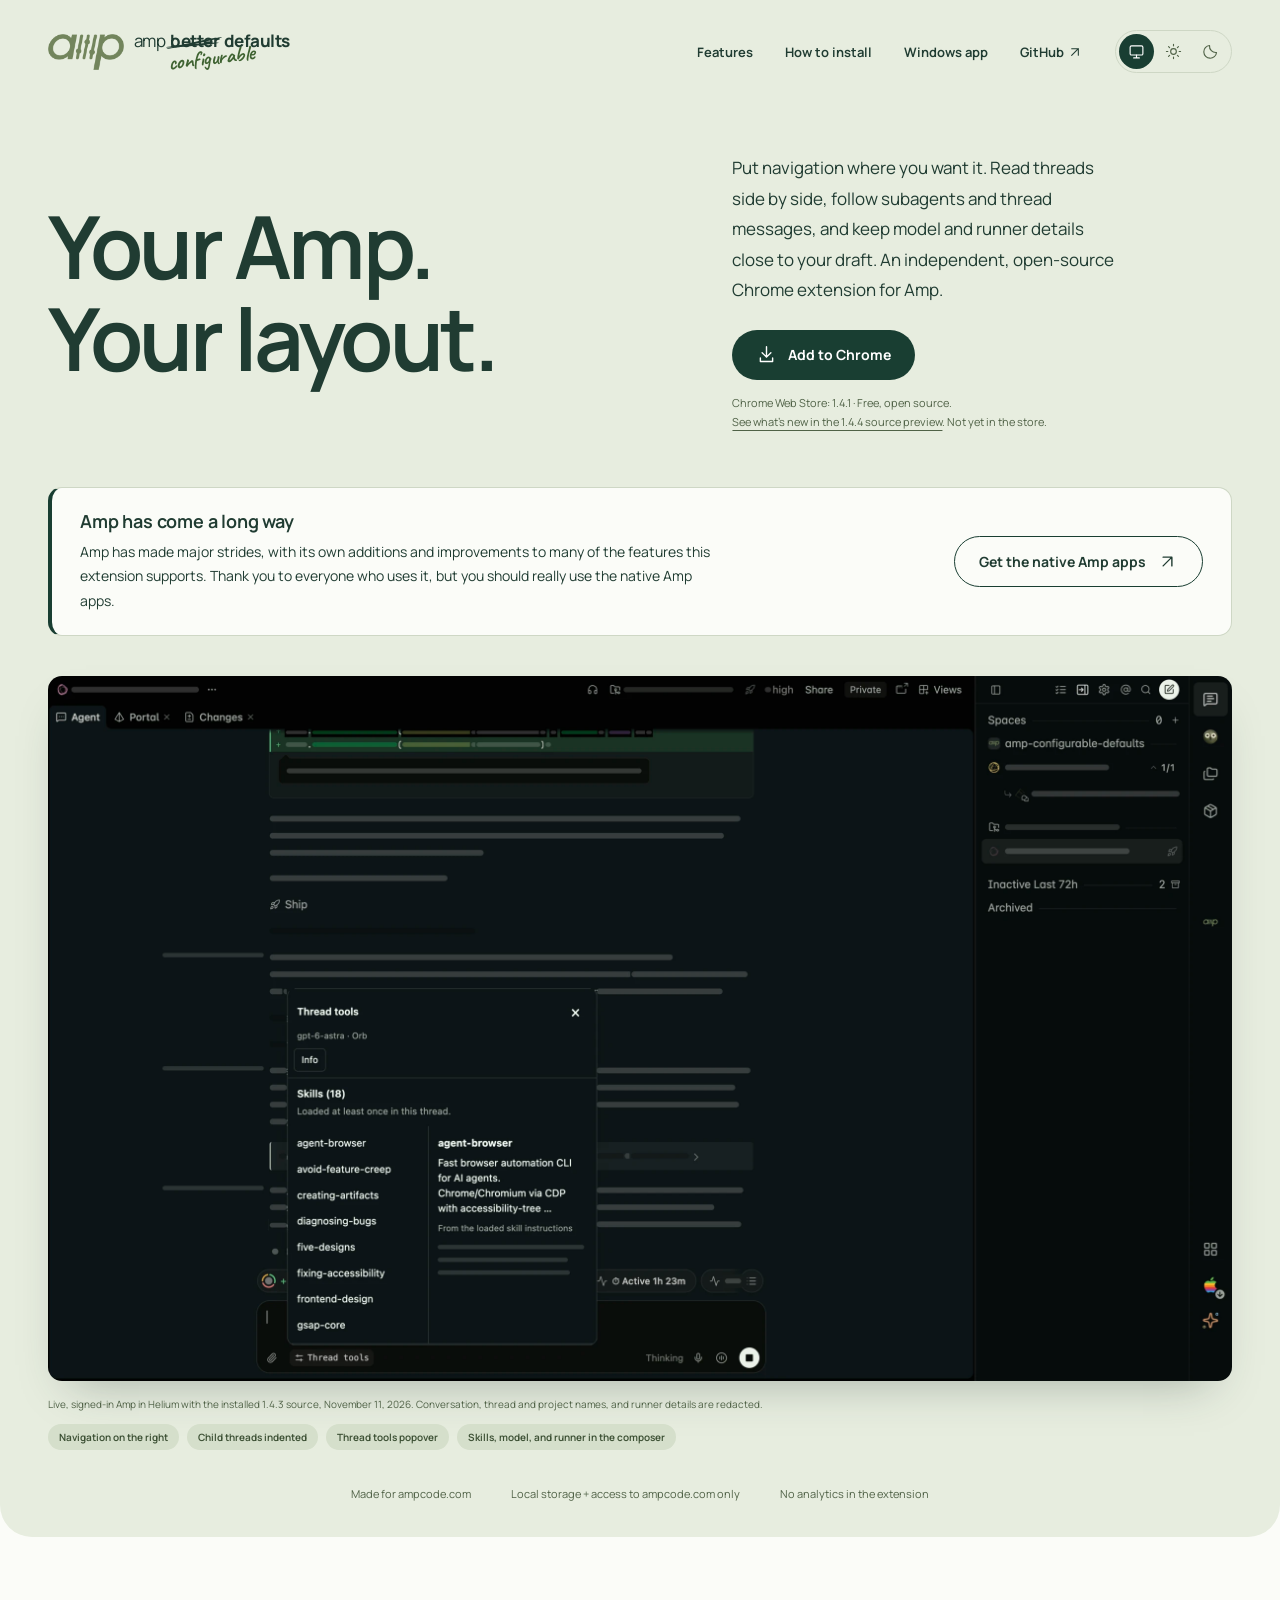
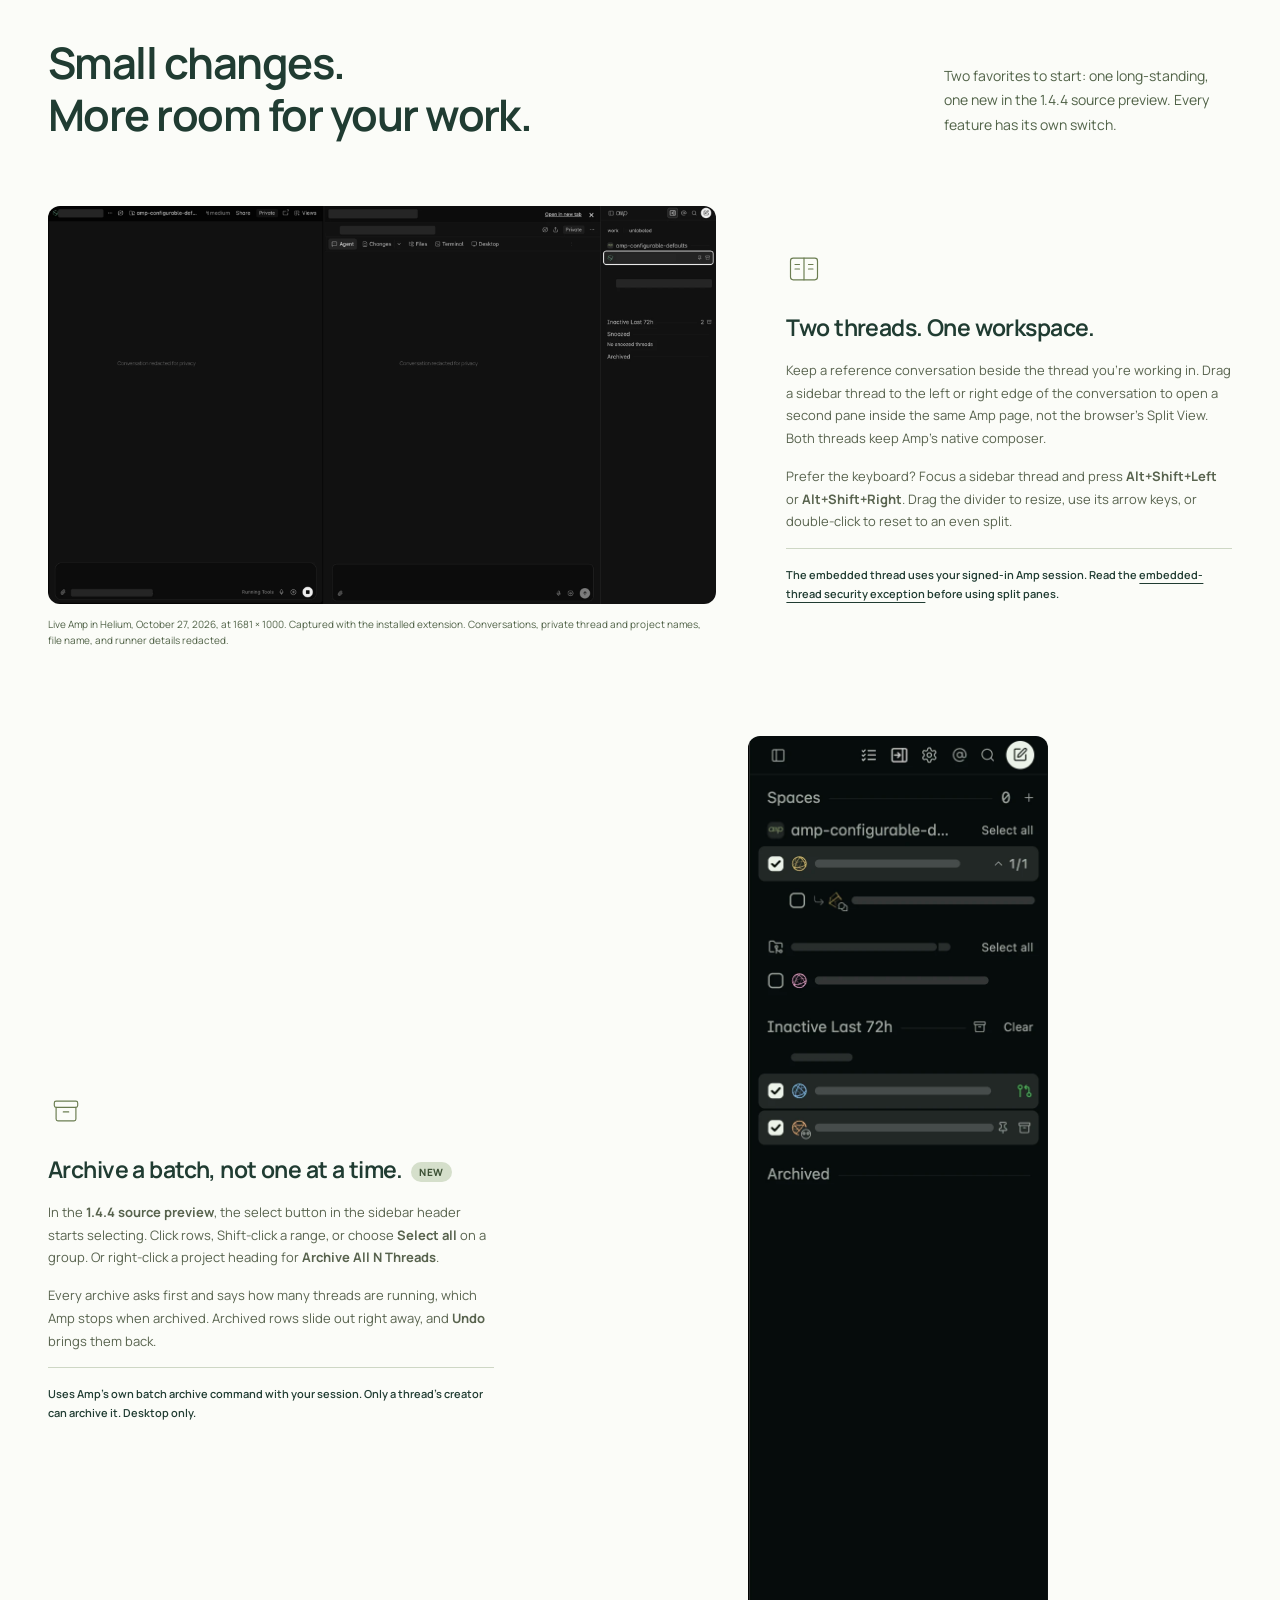
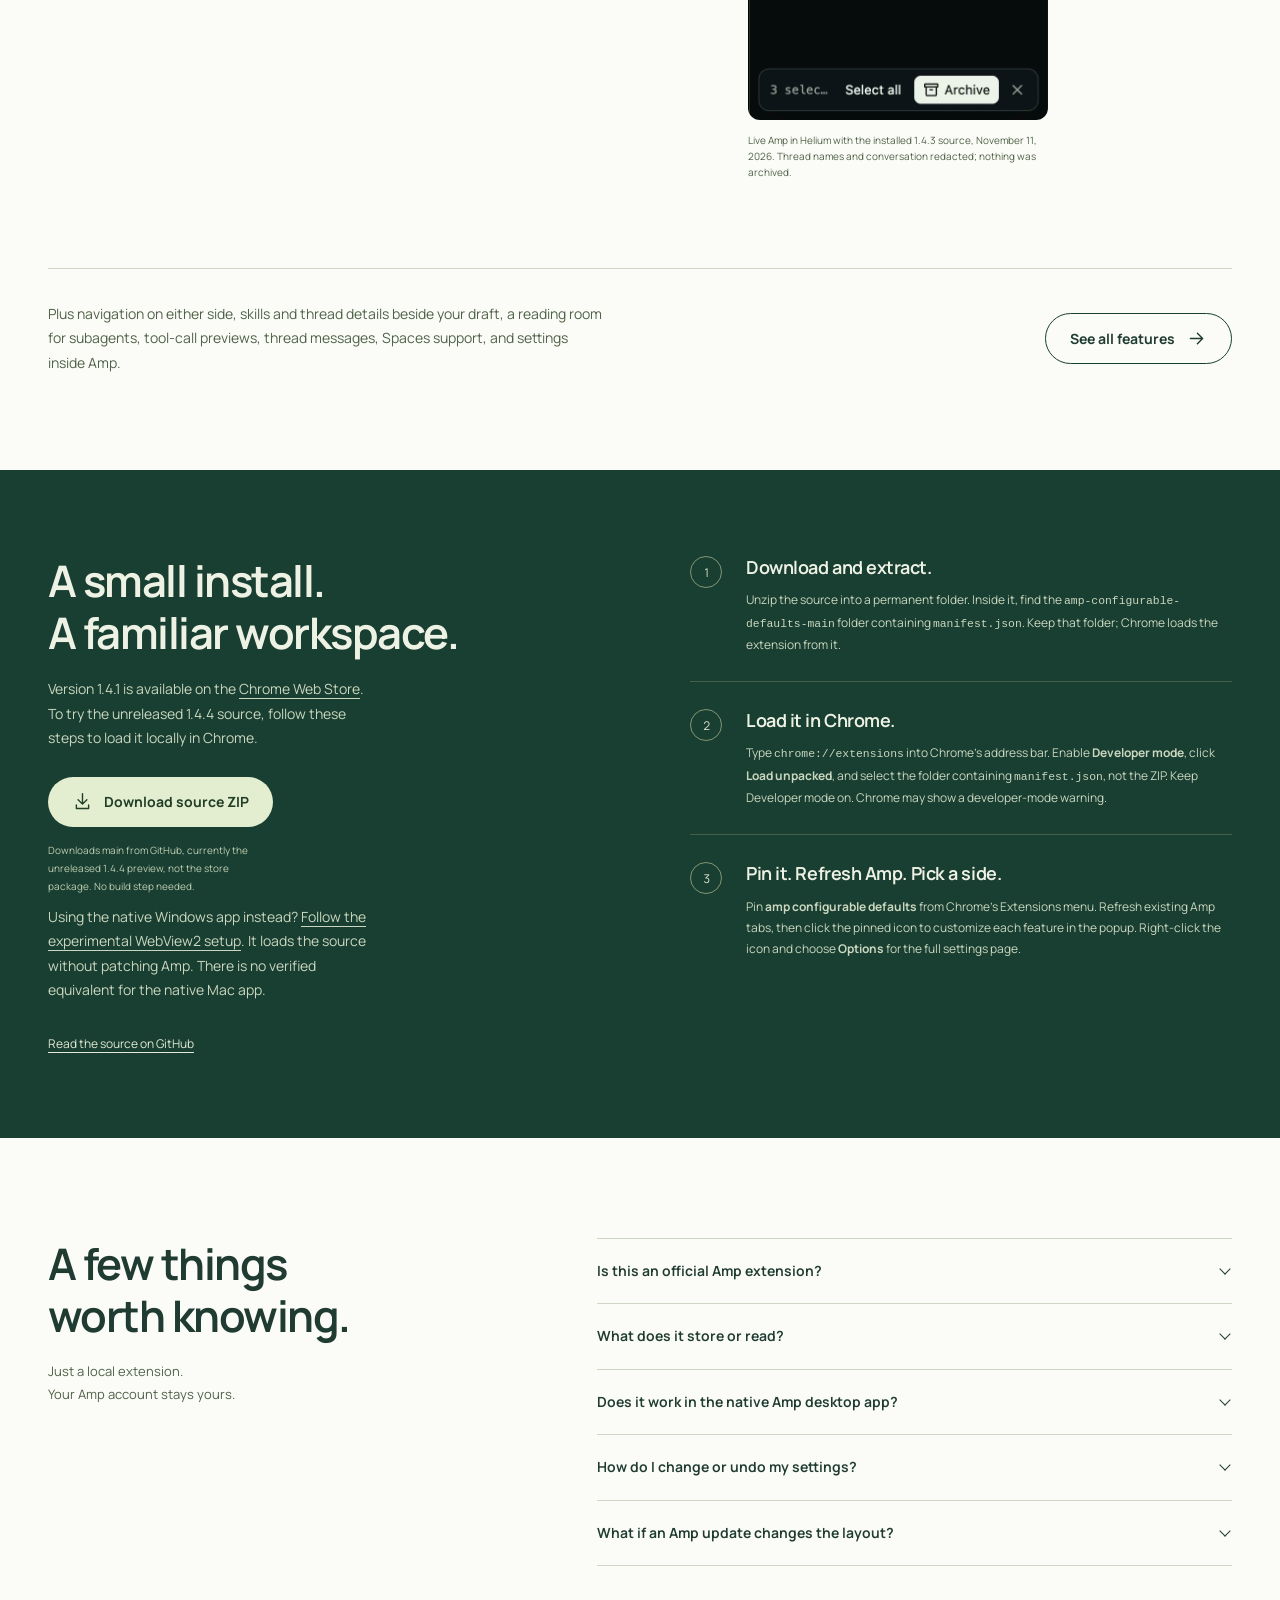
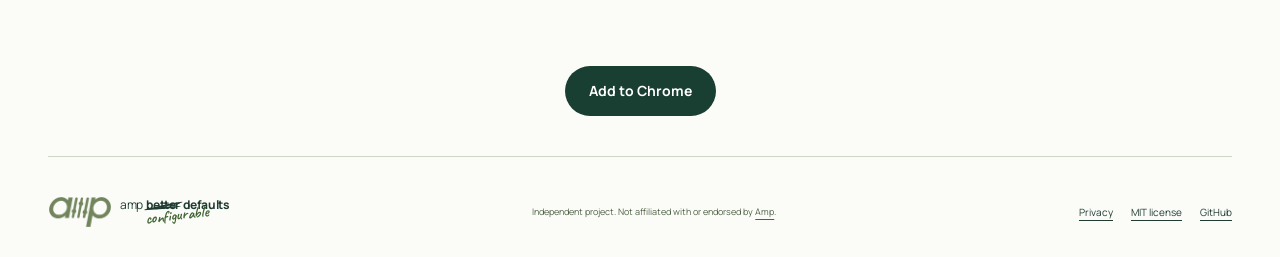
<file: docs/index.html>
<!doctype html>
<html lang="en">
  <head>
    <meta charset="utf-8" />
    <meta name="viewport" content="width=device-width, initial-scale=1" />
    <meta name="color-scheme" content="light dark" />
    <meta
      name="theme-color"
      content="#e7eddf"
      media="(prefers-color-scheme: light)"
    />
    <meta
      name="theme-color"
      content="#1b2a22"
      media="(prefers-color-scheme: dark)"
    />
    <script>
      if (!window.CSSViewTransitionRule) {
        document.documentElement.classList.add("page-enter");
      }
      try {
        const theme = localStorage.getItem("landing-theme");
        if (theme === "light" || theme === "dark") {
          document.documentElement.dataset.theme = theme;
          document
            .querySelectorAll('meta[name="theme-color"]')
            .forEach((meta) => {
              meta.content = theme === "dark" ? "#1b2a22" : "#e7eddf";
            });
        }
      } catch {
        // Storage can be unavailable; the system theme still works.
      }
    </script>
    <meta
      name="description"
      content="Make Amp's desktop web layout your own. Read two threads in split panes, move navigation to the right, give subagents a reading panel, and see each thread's model and runner. An independent, open-source Chrome extension."
    />
    <meta
      property="og:title"
      content="amp configurable defaults | Your Amp. Your layout."
    />
    <meta
      property="og:description"
      content="A small, open-source Chrome extension for a more personal Amp workspace. Available on the Chrome Web Store."
    />
    <meta property="og:type" content="website" />
    <meta name="twitter:card" content="summary" />
    <title>amp configurable defaults | Your Amp. Your layout.</title>
    <link rel="icon" href="assets/icon.png" type="image/png" />
    <link
      rel="preload"
      href="assets/manrope.ttf"
      as="font"
      type="font/ttf"
      crossorigin
    />
    <link rel="stylesheet" href="landing.css" />
    <script src="landing.js" defer></script>
  </head>
  <body>
    <a class="skip" href="#main">Skip to content</a>
    <div class="header-band">
      <header class="site-header wrap">
        <a class="brand" href="#" aria-label="amp configurable defaults home"
          ><img src="assets/logo.png" width="76" height="36" alt="" /><span
            class="brand-title"
            aria-hidden="true"
            >amp
            <span class="brand-edit"
              ><s>better</s
              ><span class="brand-correction">configurable</span></span
            >
            <strong>defaults</strong></span
          ></a
        >
        <nav aria-label="Main navigation">
          <a href="features/">Features</a>
          <a href="#install">How to install</a>
          <a href="windows/">Windows app</a>
          <a
            class="nav-source"
            href="https://github.com/Tyru5/amp-configurable-defaults"
            >GitHub
            <svg viewBox="0 0 24 24" aria-hidden="true">
              <path d="M7 17 17 7M7 7h10v10" /></svg
          ></a>
          <fieldset class="theme-control" aria-label="Theme" hidden>
            <label>
              <input
                type="radio"
                name="theme"
                value="system"
                aria-label="System theme"
                checked
              />
              <svg viewBox="0 0 24 24" aria-hidden="true">
                <rect x="3" y="4" width="18" height="13" rx="2" />
                <path d="M8 21h8m-4-4v4" />
              </svg>
            </label>
            <label>
              <input
                type="radio"
                name="theme"
                value="light"
                aria-label="Light theme"
              />
              <svg viewBox="0 0 24 24" aria-hidden="true">
                <circle cx="12" cy="12" r="4" />
                <path
                  d="M12 2v2m0 16v2M2 12h2m16 0h2M5 5l1.5 1.5m11 11L19 19M5 19l1.5-1.5m11-11L19 5"
                />
              </svg>
            </label>
            <label>
              <input
                type="radio"
                name="theme"
                value="dark"
                aria-label="Dark theme"
              />
              <svg viewBox="0 0 24 24" aria-hidden="true">
                <path d="M20.5 13.4A9 9 0 0 1 10.6 3.5a9 9 0 1 0 9.9 9.9Z" />
              </svg>
            </label>
          </fieldset>
        </nav>
      </header>
    </div>
    <main id="main">
      <div class="opening">
        <section class="hero wrap" aria-labelledby="hero-title">
          <div class="hero-intro">
            <h1 id="hero-title">Your Amp.<br />Your layout.</h1>
            <div class="hero-copy">
              <p>
                Put navigation where you want it. Read threads side by side,
                follow subagents and thread messages, and keep model and runner
                details close to your draft. An independent, open-source Chrome
                extension for Amp.
              </p>
              <a
                class="button primary"
                href="https://chromewebstore.google.com/detail/amp-configurable-defaults/hpobhiphbifcjhplkegebmpiehkcpjod"
                ><svg viewBox="0 0 24 24" aria-hidden="true">
                  <path d="M12 3v12m-5-5 5 5 5-5M5 16v4h14v-4" /></svg
                >Add to Chrome</a
              >
              <p class="install-note">
                Chrome Web Store: 1.4.1 · Free, open source.<br />
                <a href="features/#source-preview">See what's new in the 1.4.4 source preview</a>.
                Not yet in the store.
              </p>
            </div>
          </div>
          <aside class="native-note" aria-labelledby="native-note-title">
            <div>
              <h2 id="native-note-title">Amp has come a long way</h2>
              <p>
                Amp has made major strides, with its own additions and
                improvements to many of the features this extension supports.
                Thank you to everyone who uses it, but you should
                <em>really</em> use the native Amp apps.
              </p>
            </div>
            <a class="button secondary" href="https://ampcode.com/download"
              >Get the native Amp apps
              <svg viewBox="0 0 24 24" aria-hidden="true">
                <path d="M7 17 17 7M7 7h10v10" /></svg
            ></a>
          </aside>
          <figure class="hero-shot">
            <img
              src="assets/hero-live.webp"
              alt="Live Amp with the 1.4.3 extension: navigation on the right with a child thread indented, and the Thread tools popover open above the composer showing the model and Orb, Info, and Skills (18) with an instruction excerpt. Conversation text and thread names are redacted."
              width="2400"
              height="1428"
              fetchpriority="high"
            />
            <figcaption>
              <span
                >Live, signed-in Amp in Helium with the installed 1.4.3
                source, November 11, 2026. Conversation, thread and project
                names, and runner details are redacted.</span
              >
              <ul class="hero-points" aria-label="Shown in this capture">
                <li>Navigation on the right</li>
                <li>Child threads indented</li>
                <li>Thread tools popover</li>
                <li>Skills, model, and runner in the composer</li>
              </ul>
            </figcaption>
          </figure>
          <div class="opening-footer">
            <span>Made for ampcode.com</span
            ><span>Local storage + access to ampcode.com only</span
            ><span>No analytics in the extension</span>
          </div>
        </section>
      </div>
      <section
        id="features"
        class="features wrap"
        aria-labelledby="features-title"
      >
        <div class="section-intro">
          <h2 id="features-title">
            Small changes.<br />More room for your work.
          </h2>
          <p>
            Two favorites to start: one long-standing, one new in the 1.4.4
            source preview. Every feature has its own switch.
          </p>
        </div>
        <div class="feature-story reverse" id="split-panes">
          <div class="feature-copy">
            <svg class="feature-icon" viewBox="0 0 40 40" aria-hidden="true">
              <rect x="5" y="8" width="30" height="24" rx="3" />
              <path d="M20 8v24M10 15h5m-5 5h5m10-5h5m-5 5h5" />
            </svg>
            <h3>Two threads. One workspace.</h3>
            <p>
              Keep a reference conversation beside the thread you're working
              in. Drag a sidebar thread to the left or right edge of the
              conversation to open a second pane inside the same Amp page,
              not the browser's Split View. Both threads keep Amp's native composer.
            </p>
            <p>
              Prefer the keyboard? Focus a sidebar thread and press
              <strong>Alt+Shift+Left</strong> or <strong>Alt+Shift+Right</strong>.
              Drag the divider to resize, use its arrow keys, or double-click
              to reset to an even split.
            </p>
            <div class="feature-detail">
              The embedded thread uses your signed-in Amp session. Read the
              <a href="https://github.com/Tyru5/amp-configurable-defaults/blob/main/PRIVACY.md#embedded-thread-security-exception"
                >embedded-thread security exception</a
              > before using split panes.
            </div>
          </div>
          <figure>
            <img
              src="assets/thread-split.webp"
              alt="Real Amp in Helium with two thread panes side by side, a divider between them, a composer in each pane, and navigation on the right. Private content is redacted."
              width="2000"
              height="1190"
              loading="lazy"
            />
            <figcaption>
              Live Amp in Helium, October 27, 2026, at 1681 × 1000. Captured
              with the installed extension. Conversations, private thread and
              project names, file name, and runner details redacted.
            </figcaption>
          </figure>
        </div>
        <div class="feature-story" id="batch-archive">
          <div class="feature-copy">
            <svg class="feature-icon" viewBox="0 0 40 40" aria-hidden="true">
              <rect x="7" y="9" width="26" height="7" rx="2" />
              <path d="M9 16v13a2 2 0 0 0 2 2h18a2 2 0 0 0 2-2V16m-14 5h6" />
            </svg>
            <h3>Archive a batch, not one at a time. <span class="new-badge">New</span></h3>
            <p>
              In the <strong>1.4.4 source preview</strong>, the select button
              in the sidebar header starts selecting. Click rows, Shift-click a
              range, or choose <strong>Select all</strong> on a group. Or
              right-click a project heading for <strong>Archive All N
              Threads</strong>.
            </p>
            <p>
              Every archive asks first and says how many threads are running,
              which Amp stops when archived. Archived rows slide out right away,
              and <strong>Undo</strong> brings them back.
            </p>
            <div class="feature-detail">
              Uses Amp's own batch archive command with your session. Only a
              thread's creator can archive it. Desktop only.
            </div>
          </div>
          <figure class="sidebar-capture">
            <img
              src="assets/batch-archive-live.webp"
              alt="Live Amp sidebar in selection mode: three threads checked, groups offering Select all or Clear, and a bar above the footer showing 3 selected, Select all, and Archive. Thread names are redacted."
              width="610"
              height="2000"
              loading="lazy"
            />
            <figcaption>
              Live Amp in Helium with the installed 1.4.3 source, November 11,
              2026. Thread names and conversation redacted; nothing was archived.
            </figcaption>
          </figure>
        </div>
        <div class="features-more">
          <p>
            Plus navigation on either side, skills and thread details beside
            your draft, a reading room for subagents, tool-call previews,
            thread messages, Spaces support, and settings inside Amp.
          </p>
          <a class="button secondary" href="features/"
            >See all features
            <svg viewBox="0 0 24 24" aria-hidden="true">
              <path d="M5 12h14m-6-6 6 6-6 6" /></svg
          ></a>
        </div>
      </section>
      <section
        id="install"
        class="installation"
        aria-labelledby="install-title"
      >
        <div class="wrap install-layout">
          <div class="install-intro">
            <h2 id="install-title">
              A small install.<br />A familiar workspace.
            </h2>
            <p>
              Version 1.4.1 is available on the
              <a href="https://chromewebstore.google.com/detail/amp-configurable-defaults/hpobhiphbifcjhplkegebmpiehkcpjod">Chrome Web Store</a>.
              To try the unreleased 1.4.4 source, follow these steps to load it
              locally in Chrome.
            </p>
            <a
              class="button light"
              href="https://github.com/Tyru5/amp-configurable-defaults/archive/refs/heads/main.zip"
              ><svg viewBox="0 0 24 24" aria-hidden="true">
                <path d="M12 3v12m-5-5 5 5 5-5M5 16v4h14v-4" /></svg
              >Download source ZIP</a
            >
            <p class="download-note">
              Downloads main from GitHub, currently the unreleased 1.4.4
              preview, not the store package. No build step needed.
            </p>
            <p>
              Using the native Windows app instead?
              <a href="windows/">Follow the experimental WebView2 setup</a>.
              It loads the source without patching Amp. There is no verified
              equivalent for the native Mac app.
            </p>
            <a
              class="text-link"
              href="https://github.com/Tyru5/amp-configurable-defaults"
              >Read the source on GitHub</a
            >
          </div>
          <ol class="install-steps">
            <li>
              <div>
                <h3>Download and extract.</h3>
                <p>
                  Unzip the source into a permanent folder. Inside it, find the
                  <code>amp-configurable-defaults-main</code> folder containing
                  <code>manifest.json</code>. Keep that folder; Chrome loads the
                  extension from it.
                </p>
              </div>
            </li>
            <li>
              <div>
                <h3>Load it in Chrome.</h3>
                <p>
                  Type <code>chrome://extensions</code> into Chrome's address
                  bar. Enable <strong>Developer mode</strong>, click
                  <strong>Load unpacked</strong>, and select the folder
                  containing <code>manifest.json</code>, not the ZIP. Keep
                  Developer mode on. Chrome may show a developer-mode warning.
                </p>
              </div>
            </li>
            <li>
              <div>
                <h3>Pin it. Refresh Amp. Pick a side.</h3>
                <p>
                  Pin <strong>amp configurable defaults</strong> from Chrome's
                  Extensions menu. Refresh existing Amp tabs, then click the
                  pinned icon to customize each feature in the popup.
                  Right-click the icon and choose <strong>Options</strong> for
                  the full settings page.
                </p>
              </div>
            </li>
          </ol>
        </div>
      </section>
      <section class="questions wrap" aria-labelledby="questions-title">
        <div>
          <h2 id="questions-title">A few things<br />worth knowing.</h2>
          <p>Just a local extension.<br />Your Amp account stays yours.</p>
        </div>
        <div class="faq-list">
          <details>
            <summary>Is this an official Amp extension?</summary>
            <p>
              No. This is an independent, MIT-licensed project. It is not
              affiliated with or endorsed by Amp. The Amp name identifies the
              service it works with.
            </p>
          </details>
          <details>
            <summary>What does it store or read?</summary>
            <p>
              The extension needs local storage and access to ampcode.com only.
              Chrome may describe that access as reading and changing site data.
              The 1.4.4 source uses fourteen local preferences, including the
              new skills, fading, and batch archive options. The store's 1.4.1 release uses
              eleven. Preferences aren't synced between devices. Subagent
              reading sheets use content Amp has already rendered; they don't
              fetch older history or save prompts and results.
            </p>
            <p>
              When the model label or Info is enabled, the extension requests
              the open thread's same-origin page data using your Amp session.
              Messages reads the returned page of incoming and outgoing messages,
              delivery results, and other thread titles. It checks on transcript
              changes, at most every five seconds while visible, and refreshes
              every five seconds while open. It does not send messages or fetch
              older message pages.
            </p>
            <p>
              The 1.4.4 skills feature also reads older and newer transcript
              pages to find successful skill loads and collapsed-turn summaries.
              It doesn't fetch skill files or run their instructions. These
              features keep thread data in memory, not persistent storage.
              The optional timestamp dates only read times Amp already renders.
            </p>
            <p>
              Drag-to-split loads a live
              Amp page with its normal network requests. A temporary, tab-scoped
              rule removes framing and Content Security Policy headers only for
              that embedded thread URL; this also relaxes script protections
              inside the frame. There are no analytics.
            </p>
            <a
              href="https://github.com/Tyru5/amp-configurable-defaults/blob/main/PRIVACY.md"
              >Read the full privacy policy</a
            >
          </details>
          <details>
            <summary>Does it work in the native Amp desktop app?</summary>
            <p>
              The Windows app can load the unpacked extension through an
              experimental WebView2 configuration. This is not an official
              Amp install path. The sidebar and in-app settings were verified;
              not every extension feature has been tested in the native app.
              <a href="windows/">Read the setup, limitations,
              and undo instructions</a>.
            </p>
            <p>
              No equivalent setup has been verified for the native Mac app.
              The Windows method depends on WebView2 and the Windows registry,
              not a portable Amp preference. On Mac, use desktop Chrome or a
              Chrome-installed PWA. Mobile Chrome does not support extensions.
              Below 768px in a supported browser, navigation stays native and
              subagents use compact inline summaries rather than the desktop panel.
            </p>
          </details>
          <details>
            <summary>How do I change or undo my settings?</summary>
            <p>
              Click the extension's toolbar icon for the settings popup, or
              right-click it and choose Options. In the 1.4.4 source preview,
              the sidebar gear opens these settings inside Amp, including the
              Windows app. Choose individual features
              and sidebar placement. Switching sides does not disable other features, and
              turning off the panel keeps inline summaries. There is no master
              on/off switch. To remove all extension changes, disable or
              remove the extension in Chrome, then refresh open Amp tabs.
              For the Windows app, follow the <a href="windows/#undo">registry
              undo instructions</a> and fully restart Amp instead.
            </p>
          </details>
          <details>
            <summary>What if an Amp update changes the layout?</summary>
            <p>
              Amp's page structure isn't a public API. A site update may require
              an extension update. Disable the extension in Chrome and refresh
              Amp if something looks wrong, and report the issue on GitHub.
              Local installs do not auto-update: download and extract the new
              source ZIP, replacing the files in the existing folder Chrome
              loads. For a cloned install, run <code>git pull</code> in that
              folder instead. Click <strong>Reload</strong> in Chrome's
              extensions page, re-enable the extension if you disabled it, and
              refresh Amp. Keep the installed folder in place; deleting or
              moving it breaks the install.
            </p>
            <a href="https://github.com/Tyru5/amp-configurable-defaults/issues"
              >Report a compatibility issue</a
            >
          </details>
        </div>
      </section>
      <div class="closing wrap">
        <a
          class="button primary"
          href="https://chromewebstore.google.com/detail/amp-configurable-defaults/hpobhiphbifcjhplkegebmpiehkcpjod"
          >Add to Chrome</a
        >
      </div>
    </main>
    <footer class="site-footer wrap">
      <a class="brand" href="#" aria-label="amp configurable defaults home"
        ><img src="assets/logo.png" width="64" height="30" alt="" /><span
          class="brand-title"
          aria-hidden="true"
          >amp
          <span class="brand-edit"
            ><s>better</s
            ><span class="brand-correction">configurable</span></span
          >
          <strong>defaults</strong></span
        ></a
      >
      <p>Independent project. Not affiliated with or endorsed by <a href="https://ampcode.com/">Amp</a>.</p>
      <div>
        <a
          href="https://github.com/Tyru5/amp-configurable-defaults/blob/main/PRIVACY.md"
          >Privacy</a
        ><a
          href="https://github.com/Tyru5/amp-configurable-defaults/blob/main/LICENSE"
          >MIT license</a
        ><a href="https://github.com/Tyru5/amp-configurable-defaults">GitHub</a>
      </div>
    </footer>
  </body>
</html>
</file>
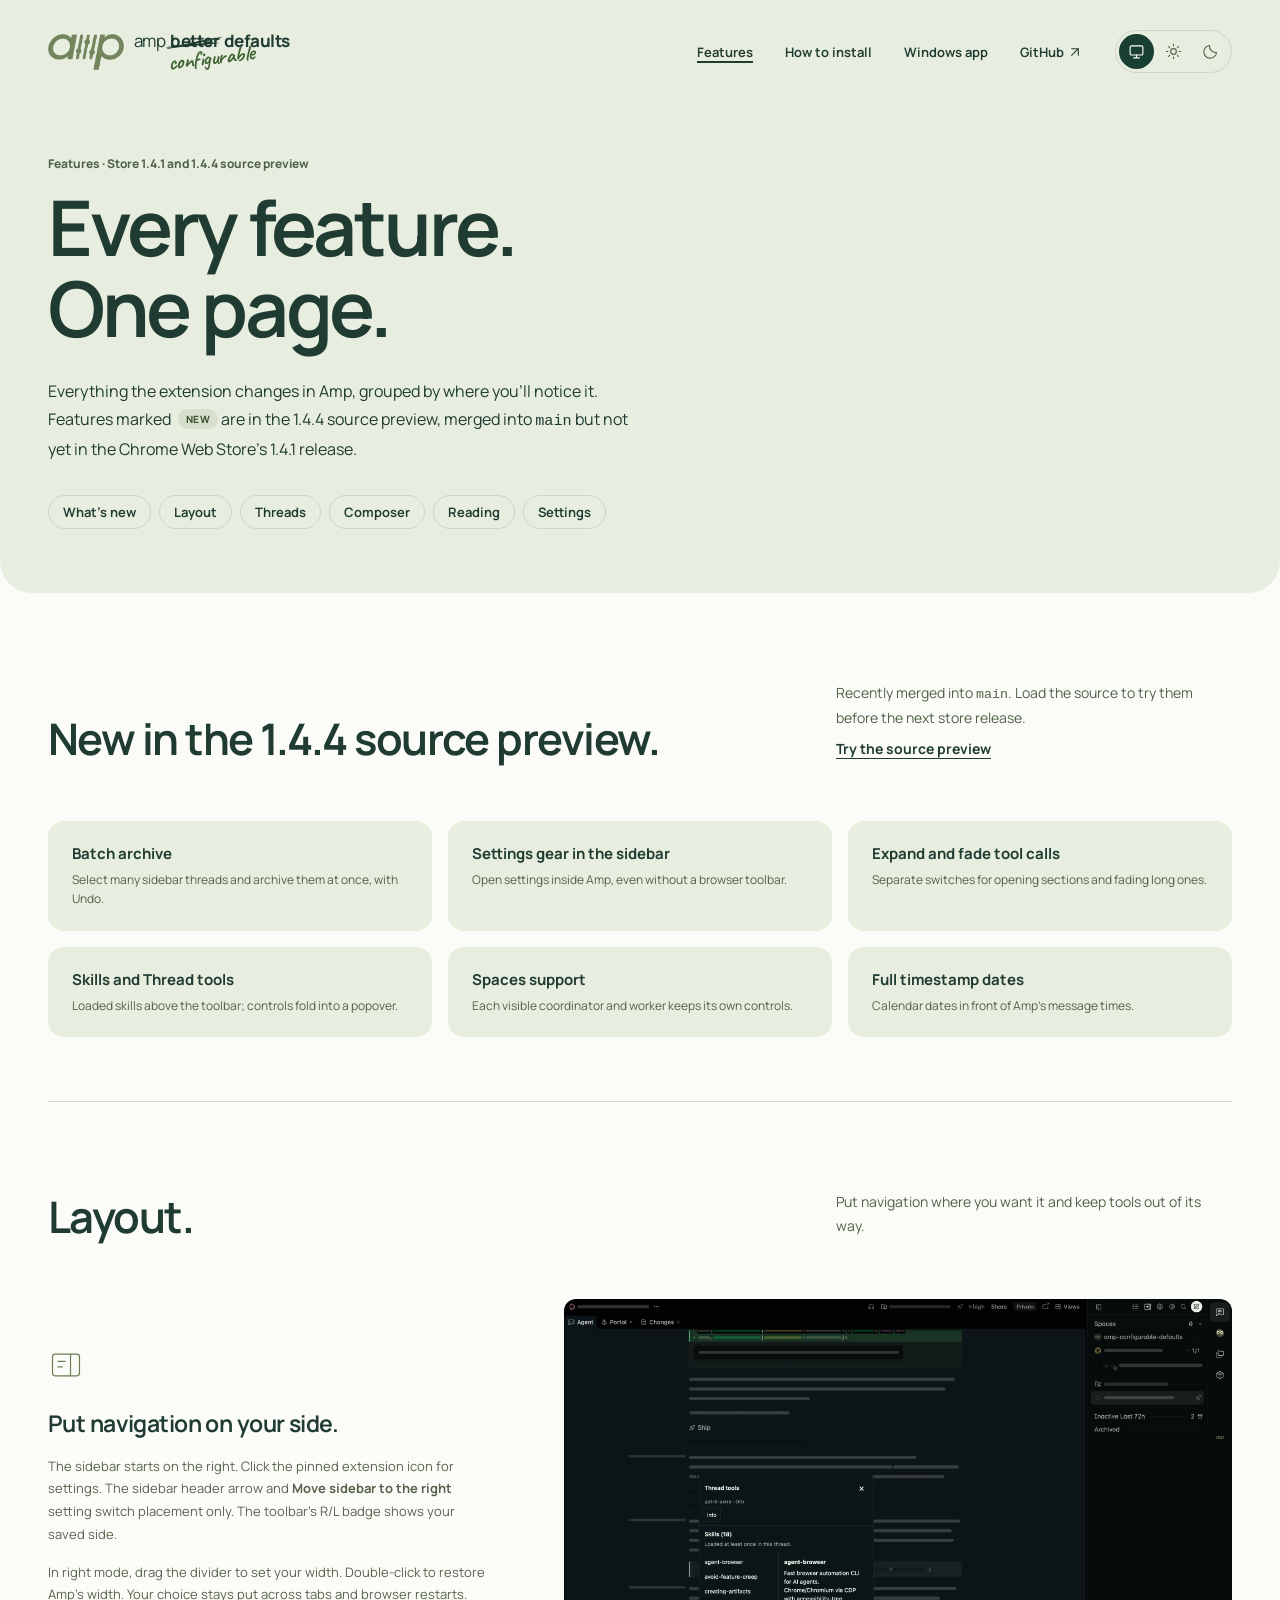
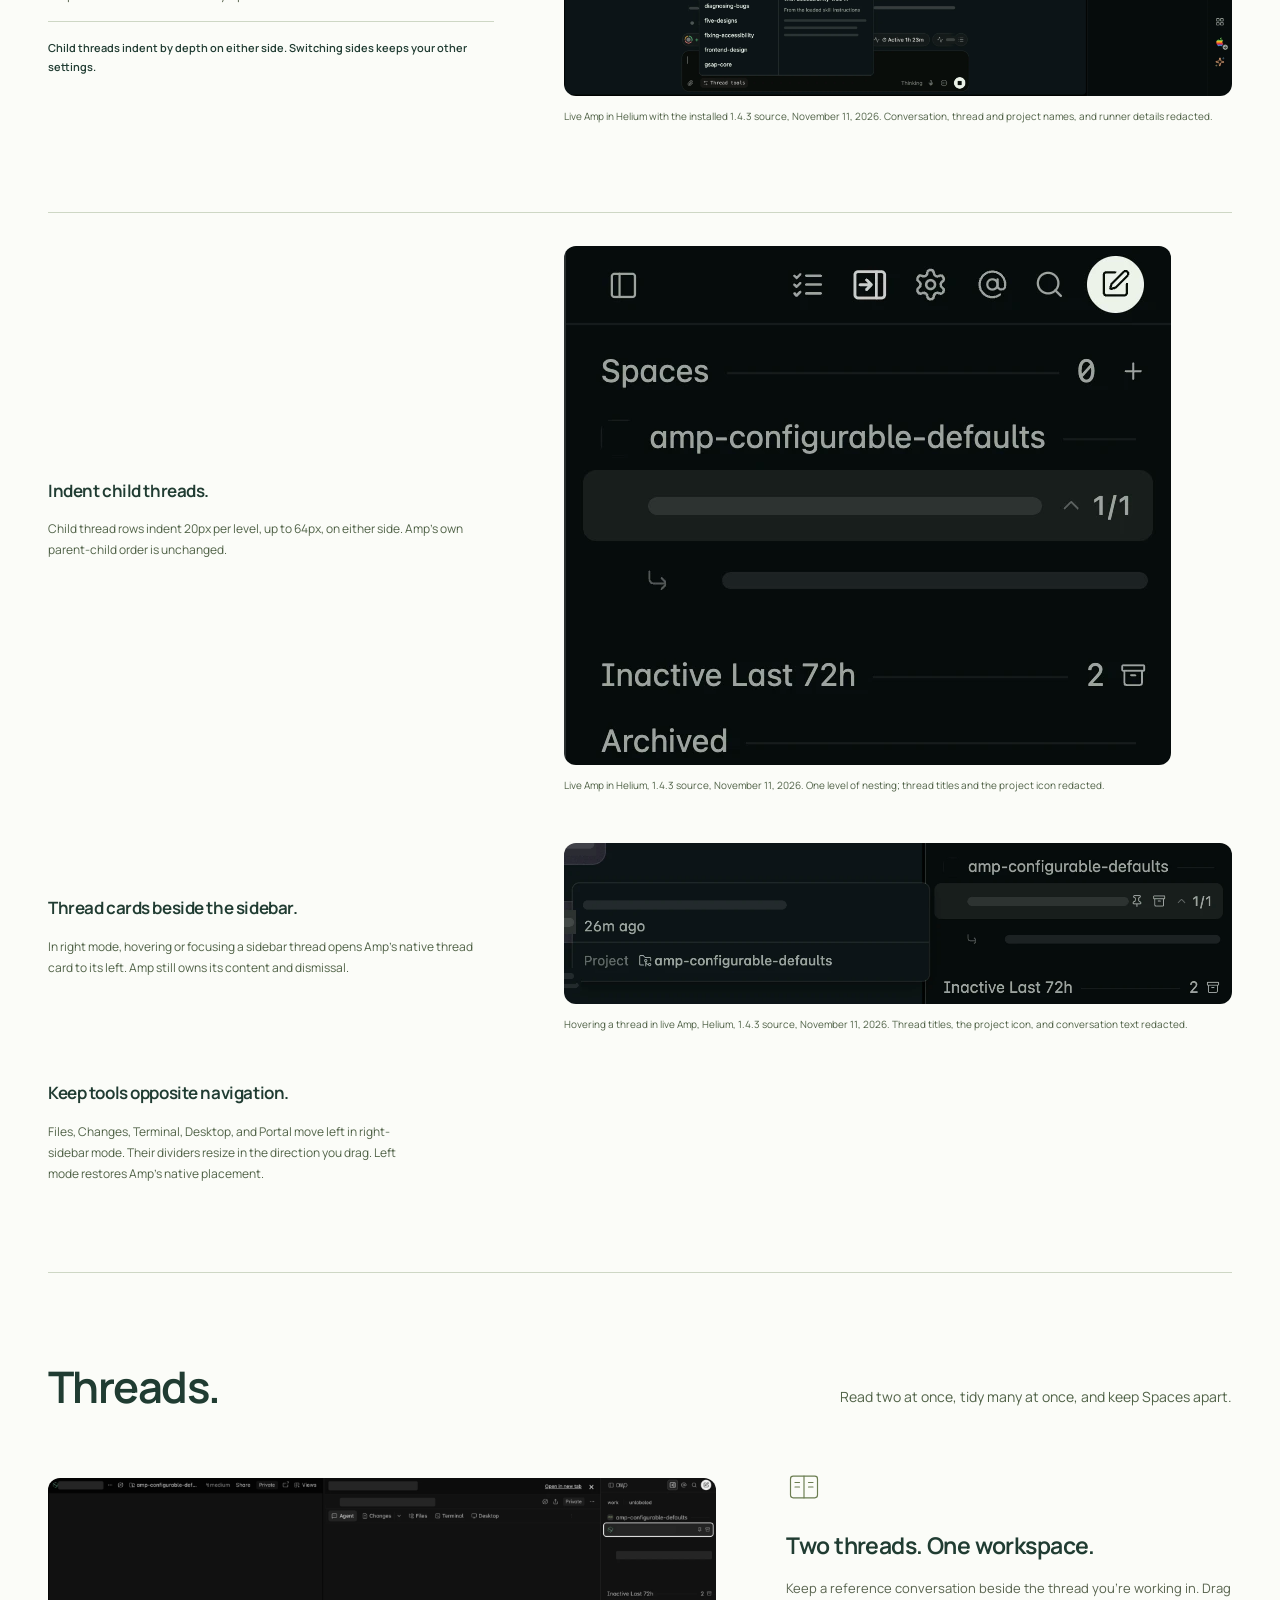
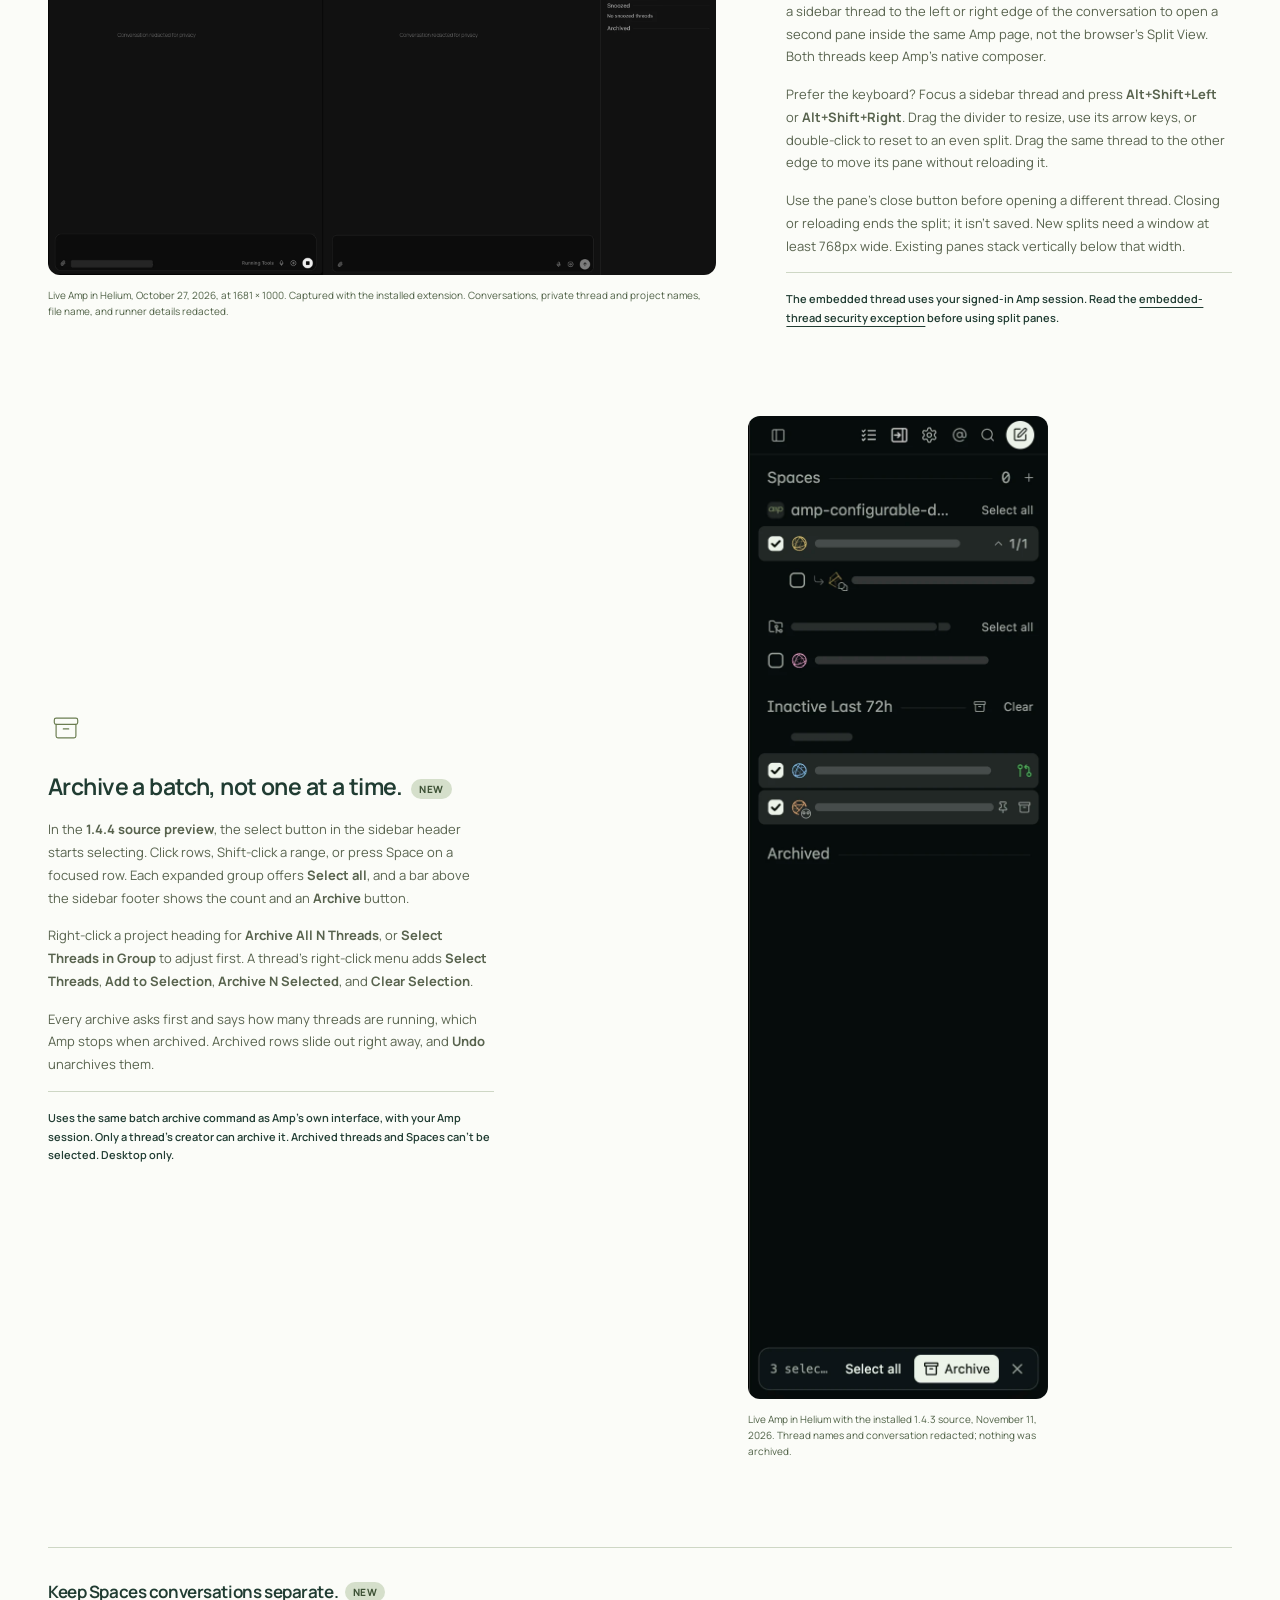
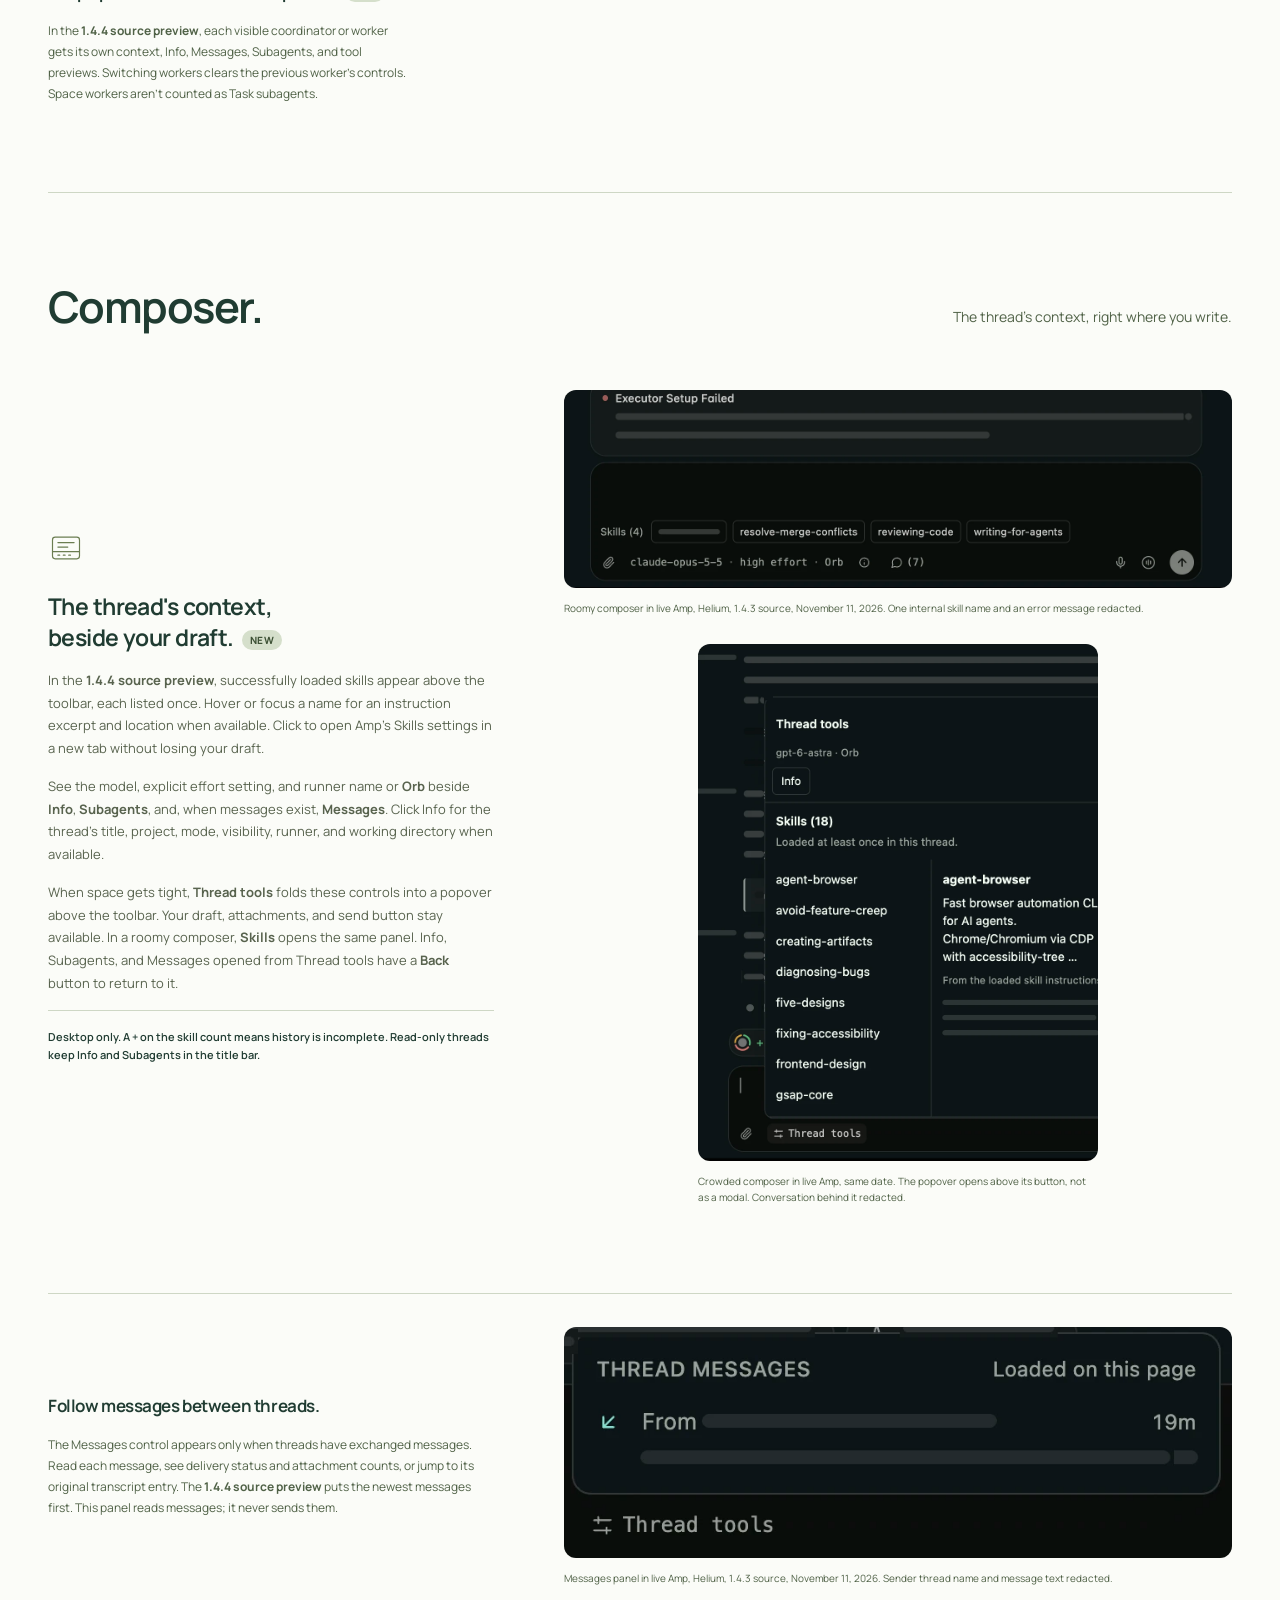
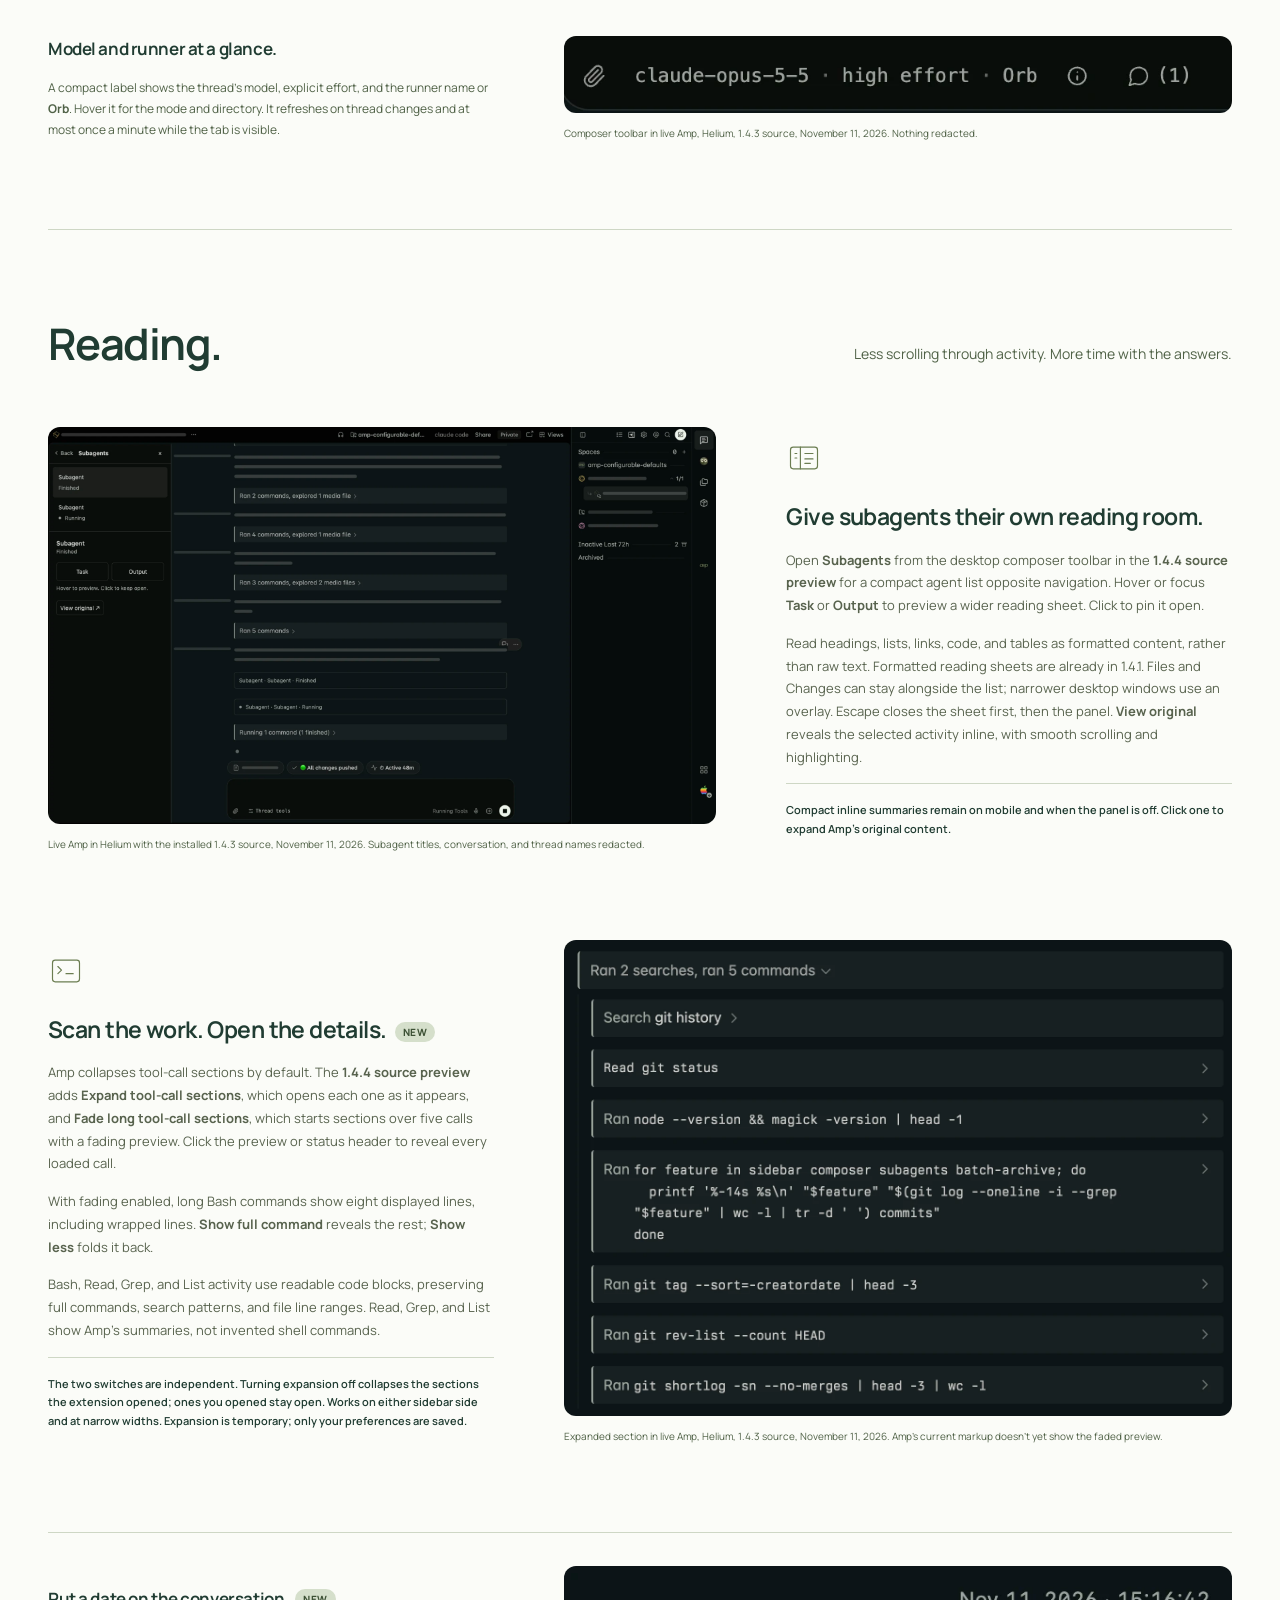
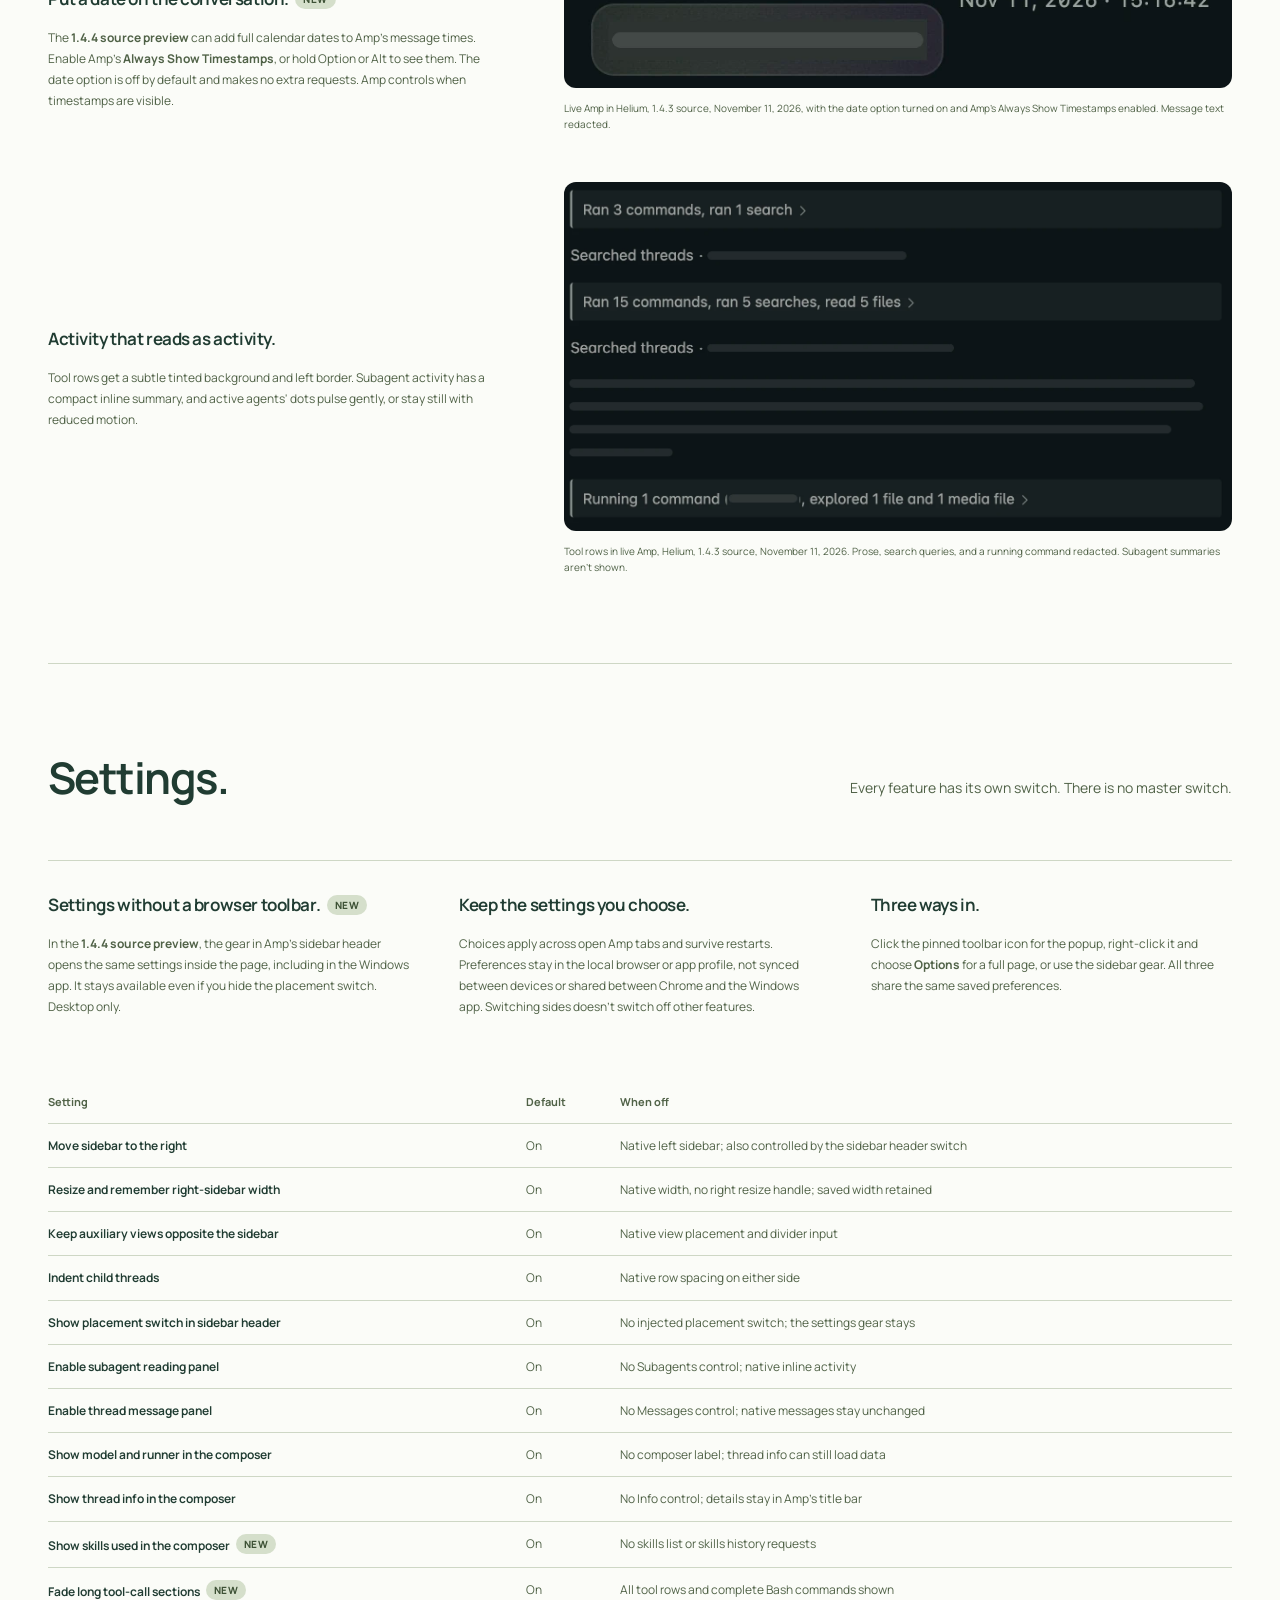
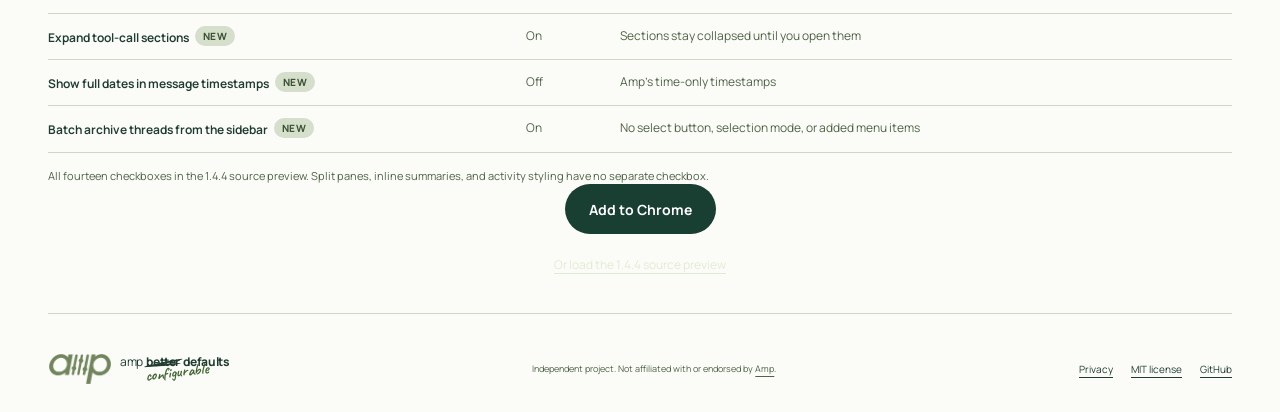
<file: docs/features/index.html>
<!doctype html>
<html lang="en">
  <head>
    <meta charset="utf-8" />
    <meta name="viewport" content="width=device-width, initial-scale=1" />
    <meta name="color-scheme" content="light dark" />
    <meta
      name="theme-color"
      content="#e7eddf"
      media="(prefers-color-scheme: light)"
    />
    <meta
      name="theme-color"
      content="#1b2a22"
      media="(prefers-color-scheme: dark)"
    />
    <script>
      if (!window.CSSViewTransitionRule) {
        document.documentElement.classList.add("page-enter");
      }
      try {
        const theme = localStorage.getItem("landing-theme");
        if (theme === "light" || theme === "dark") {
          document.documentElement.dataset.theme = theme;
          document
            .querySelectorAll('meta[name="theme-color"]')
            .forEach((meta) => {
              meta.content = theme === "dark" ? "#1b2a22" : "#e7eddf";
            });
        }
      } catch {
        // Storage can be unavailable; the system theme still works.
      }
    </script>
    <meta
      name="description"
      content="Every feature of amp configurable defaults: sidebar placement, split panes, batch archive, skills and thread details in the composer, subagent reading sheets, tool-call previews, thread messages, and more."
    />
    <title>Features | amp configurable defaults</title>
    <link rel="icon" href="../assets/icon.png" type="image/png" />
    <link
      rel="preload"
      href="../assets/manrope.ttf"
      as="font"
      type="font/ttf"
      crossorigin
    />
    <link rel="stylesheet" href="../landing.css" />
    <script src="../landing.js" defer></script>
  </head>
  <body>
    <a class="skip" href="#main">Skip to content</a>
    <div class="header-band">
      <header class="site-header wrap">
        <a class="brand" href="../" aria-label="amp configurable defaults home"
          ><img src="../assets/logo.png" width="76" height="36" alt="" /><span
            class="brand-title"
            aria-hidden="true"
            >amp
            <span class="brand-edit"
              ><s>better</s
              ><span class="brand-correction">configurable</span></span
            >
            <strong>defaults</strong></span
          ></a
        >
        <nav aria-label="Main navigation">
          <a href="./" aria-current="page">Features</a>
          <a href="../#install">How to install</a>
          <a href="../windows/">Windows app</a>
          <a
            class="nav-source"
            href="https://github.com/Tyru5/amp-configurable-defaults"
            >GitHub
            <svg viewBox="0 0 24 24" aria-hidden="true">
              <path d="M7 17 17 7M7 7h10v10" /></svg
          ></a>
          <fieldset class="theme-control" aria-label="Theme" hidden>
            <label>
              <input
                type="radio"
                name="theme"
                value="system"
                aria-label="System theme"
                checked
              />
              <svg viewBox="0 0 24 24" aria-hidden="true">
                <rect x="3" y="4" width="18" height="13" rx="2" />
                <path d="M8 21h8m-4-4v4" />
              </svg>
            </label>
            <label>
              <input
                type="radio"
                name="theme"
                value="light"
                aria-label="Light theme"
              />
              <svg viewBox="0 0 24 24" aria-hidden="true">
                <circle cx="12" cy="12" r="4" />
                <path
                  d="M12 2v2m0 16v2M2 12h2m16 0h2M5 5l1.5 1.5m11 11L19 19M5 19l1.5-1.5m11-11L19 5"
                />
              </svg>
            </label>
            <label>
              <input
                type="radio"
                name="theme"
                value="dark"
                aria-label="Dark theme"
              />
              <svg viewBox="0 0 24 24" aria-hidden="true">
                <path d="M20.5 13.4A9 9 0 0 1 10.6 3.5a9 9 0 1 0 9.9 9.9Z" />
              </svg>
            </label>
          </fieldset>
        </nav>
      </header>
    </div>
    <main id="main">
      <div class="opening">
        <header class="page-intro wrap">
          <p class="guide-kicker">Features · Store 1.4.1 and 1.4.4 source preview</p>
          <h1>Every feature.<br />One page.</h1>
          <p>
            Everything the extension changes in Amp, grouped by where you'll
            notice it. Features marked <span class="new-badge">New</span> are
            in the 1.4.4 source preview, merged into <code>main</code> but not
            yet in the Chrome Web Store's 1.4.1 release.
          </p>
          <nav class="feature-jump" aria-label="Feature groups">
            <a href="#source-preview">What's new</a>
            <a href="#layout">Layout</a>
            <a href="#threads">Threads</a>
            <a href="#composer">Composer</a>
            <a href="#reading">Reading</a>
            <a href="#settings">Settings</a>
          </nav>
        </header>
      </div>

      <section
        id="source-preview"
        class="feature-group wrap"
        aria-labelledby="preview-title"
      >
        <div class="group-heading">
          <h2 id="preview-title">New in the 1.4.4 source preview.</h2>
          <p>
            Recently merged into <code>main</code>. Load the source to try them
            before the next store release.
            <a href="../#install">Try the source preview</a>
          </p>
        </div>
        <ul class="whats-new">
          <li>
            <a href="#batch-archive"
              ><strong>Batch archive</strong
              ><span>Select many sidebar threads and archive them at once, with Undo.</span></a
            >
          </li>
          <li>
            <a href="#sidebar-settings"
              ><strong>Settings gear in the sidebar</strong
              ><span>Open settings inside Amp, even without a browser toolbar.</span></a
            >
          </li>
          <li>
            <a href="#tool-previews"
              ><strong>Expand and fade tool calls</strong
              ><span>Separate switches for opening sections and fading long ones.</span></a
            >
          </li>
          <li>
            <a href="#composer-tools"
              ><strong>Skills and Thread tools</strong
              ><span>Loaded skills above the toolbar; controls fold into a popover.</span></a
            >
          </li>
          <li>
            <a href="#spaces"
              ><strong>Spaces support</strong
              ><span>Each visible coordinator and worker keeps its own controls.</span></a
            >
          </li>
          <li>
            <a href="#timestamp-dates"
              ><strong>Full timestamp dates</strong
              ><span>Calendar dates in front of Amp's message times.</span></a
            >
          </li>
        </ul>
      </section>

      <section id="layout" class="feature-group wrap" aria-labelledby="layout-title">
        <div class="group-heading">
          <h2 id="layout-title">Layout.</h2>
          <p>Put navigation where you want it and keep tools out of its way.</p>
        </div>
        <div class="feature-story" id="navigation">
          <div class="feature-copy">
            <svg class="feature-icon" viewBox="0 0 40 40" aria-hidden="true">
              <rect x="5" y="8" width="30" height="24" rx="3" />
              <path d="M25 8v24M11 16h8m-8 6h5" />
            </svg>
            <h3>Put navigation on your side.</h3>
            <p>
              The sidebar starts on the right. Click the pinned extension icon
              for settings. The sidebar header arrow and
              <strong>Move sidebar to the right</strong> setting switch
              placement only. The toolbar's R/L badge shows your saved side.
            </p>
            <p>
              In right mode, drag the divider to set your width. Double-click to
              restore Amp's width. Your choice stays put across tabs and browser
              restarts.
            </p>
            <div class="feature-detail">
              Child threads indent by depth on either side. Switching sides
              keeps your other settings.
            </div>
          </div>
          <figure>
            <img
              src="../assets/hero-live.webp"
              alt="Live Amp with navigation on the right, a child thread indented beneath its parent, and the select, placement, and settings buttons in the sidebar header. Conversation text and thread names are redacted."
              width="2400"
              height="1428"
              loading="lazy"
            />
            <figcaption>
              Live Amp in Helium with the installed 1.4.3 source, November 11,
              2026. Conversation, thread and project names, and runner details
              redacted.
            </figcaption>
          </figure>
        </div>
        <div class="more-features">
          <article class="pictured">
            <div>
              <h3>Indent child threads.</h3>
              <p>
                Child thread rows indent 20px per level, up to 64px, on either
                side. Amp's own parent-child order is unchanged.
              </p>
            </div>
            <figure>
              <img
                src="../assets/indent-threads-live.webp"
                srcset="../assets/indent-threads-live.webp 2.2x"
                alt="Live Amp sidebar on the right with a child thread indented beneath its parent, under the select, placement, and settings buttons. Thread titles and the project icon are redacted."
                width="276"
                height="236"
                loading="lazy"
              />
              <figcaption>Live Amp in Helium, 1.4.3 source, November 11, 2026. One level of nesting; thread titles and the project icon redacted.</figcaption>
            </figure>
          </article>
          <article class="pictured">
            <div>
              <h3>Thread cards beside the sidebar.</h3>
              <p>
                In right mode, hovering or focusing a sidebar thread opens Amp's
                native thread card to its left. Amp still owns its content and
                dismissal.
              </p>
            </div>
            <figure>
              <img
                src="../assets/thread-card-live.webp"
                srcset="../assets/thread-card-live.webp 2.2x"
                alt="Live Amp's native thread card, showing 26m ago and the amp-configurable-defaults project, open to the left of the right sidebar. Thread titles and conversation text are redacted."
                width="600"
                height="144"
                loading="lazy"
              />
              <figcaption>Hovering a thread in live Amp, Helium, 1.4.3 source, November 11, 2026. Thread titles, the project icon, and conversation text redacted.</figcaption>
            </figure>
          </article>
          <article>
            <h3>Keep tools opposite navigation.</h3>
            <p>
              Files, Changes, Terminal, Desktop, and Portal move left in
              right-sidebar mode. Their dividers resize in the direction you
              drag. Left mode restores Amp's native placement.
            </p>
          </article>
        </div>
      </section>

      <section id="threads" class="feature-group wrap" aria-labelledby="threads-title">
        <div class="group-heading">
          <h2 id="threads-title">Threads.</h2>
          <p>Read two at once, tidy many at once, and keep Spaces apart.</p>
        </div>
        <div class="feature-story reverse" id="split-panes">
          <div class="feature-copy">
            <svg class="feature-icon" viewBox="0 0 40 40" aria-hidden="true">
              <rect x="5" y="8" width="30" height="24" rx="3" />
              <path d="M20 8v24M10 15h5m-5 5h5m10-5h5m-5 5h5" />
            </svg>
            <h3>Two threads. One workspace.</h3>
            <p>
              Keep a reference conversation beside the thread you're working
              in. Drag a sidebar thread to the left or right edge of the
              conversation to open a second pane inside the same Amp page,
              not the browser's Split View. Both threads keep Amp's native composer.
            </p>
            <p>
              Prefer the keyboard? Focus a sidebar thread and press
              <strong>Alt+Shift+Left</strong> or <strong>Alt+Shift+Right</strong>.
              Drag the divider to resize, use its arrow keys, or double-click
              to reset to an even split. Drag the same thread to the other
              edge to move its pane without reloading it.
            </p>
            <p>
              Use the pane's close button before opening a different thread.
              Closing or reloading ends the split; it isn't saved. New splits
              need a window at least 768px wide. Existing panes stack vertically
              below that width.
            </p>
            <div class="feature-detail">
              The embedded thread uses your signed-in Amp session. Read the
              <a href="https://github.com/Tyru5/amp-configurable-defaults/blob/main/PRIVACY.md#embedded-thread-security-exception"
                >embedded-thread security exception</a
              > before using split panes.
            </div>
          </div>
          <figure>
            <img
              src="../assets/thread-split.webp"
              alt="Real Amp in Helium with two thread panes side by side, a divider between them, a composer in each pane, and navigation on the right. Private content is redacted."
              width="2000"
              height="1190"
              loading="lazy"
            />
            <figcaption>
              Live Amp in Helium, October 27, 2026, at 1681 × 1000. Captured
              with the installed extension. Conversations, private thread and
              project names, file name, and runner details redacted.
            </figcaption>
          </figure>
        </div>
        <div class="feature-story" id="batch-archive">
          <div class="feature-copy">
            <svg class="feature-icon" viewBox="0 0 40 40" aria-hidden="true">
              <rect x="7" y="9" width="26" height="7" rx="2" />
              <path d="M9 16v13a2 2 0 0 0 2 2h18a2 2 0 0 0 2-2V16m-14 5h6" />
            </svg>
            <h3>Archive a batch, not one at a time. <span class="new-badge">New</span></h3>
            <p>
              In the <strong>1.4.4 source preview</strong>, the select button
              in the sidebar header starts selecting. Click rows, Shift-click a
              range, or press Space on a focused row. Each expanded group offers
              <strong>Select all</strong>, and a bar above the sidebar footer
              shows the count and an <strong>Archive</strong> button.
            </p>
            <p>
              Right-click a project heading for <strong>Archive All N
              Threads</strong>, or <strong>Select Threads in Group</strong> to
              adjust first. A thread's right-click menu adds
              <strong>Select Threads</strong>, <strong>Add to Selection</strong>,
              <strong>Archive N Selected</strong>, and
              <strong>Clear Selection</strong>.
            </p>
            <p>
              Every archive asks first and says how many threads are running,
              which Amp stops when archived. Archived rows slide out right away,
              and <strong>Undo</strong> unarchives them.
            </p>
            <div class="feature-detail">
              Uses the same batch archive command as Amp's own interface, with
              your Amp session. Only a thread's creator can archive it. Archived
              threads and Spaces can't be selected. Desktop only.
            </div>
          </div>
          <figure class="sidebar-capture">
            <img
              src="../assets/batch-archive-live.webp"
              alt="Live Amp sidebar in selection mode: three threads checked, groups offering Select all or Clear, and a bar above the footer showing 3 selected, Select all, and Archive. Thread names are redacted."
              width="610"
              height="2000"
              loading="lazy"
            />
            <figcaption>
              Live Amp in Helium with the installed 1.4.3 source, November 11,
              2026. Thread names and conversation redacted; nothing was archived.
            </figcaption>
          </figure>
        </div>
        <div class="more-features">
          <article id="spaces">
            <h3>Keep Spaces conversations separate. <span class="new-badge">New</span></h3>
            <p>
              In the <strong>1.4.4 source preview</strong>, each visible
              coordinator or worker gets its own context, Info, Messages,
              Subagents, and tool previews. Switching workers clears the
              previous worker's controls. Space workers aren't counted as Task
              subagents.
            </p>
          </article>
        </div>
      </section>

      <section id="composer" class="feature-group wrap" aria-labelledby="composer-title">
        <div class="group-heading">
          <h2 id="composer-title">Composer.</h2>
          <p>The thread's context, right where you write.</p>
        </div>
        <div class="feature-story" id="composer-tools">
          <div class="feature-copy">
            <svg class="feature-icon" viewBox="0 0 40 40" aria-hidden="true">
              <rect x="5" y="8" width="30" height="24" rx="3" />
              <path d="M5 24h30M11 28h2m4 0h2m4 0h2M11 14h18m-18 5h11" />
            </svg>
            <h3>The thread's context, beside your draft. <span class="new-badge">New</span></h3>
            <p>
              In the <strong>1.4.4 source preview</strong>, successfully loaded
              skills appear above the toolbar, each listed once. Hover or focus
              a name for an instruction excerpt and location when available. Click
              to open Amp's Skills settings in a new tab without losing your draft.
            </p>
            <p>
              See the model, explicit effort setting, and runner name or
              <strong>Orb</strong> beside <strong>Info</strong>,
              <strong>Subagents</strong>, and, when messages exist,
              <strong>Messages</strong>. Click Info for the thread's title,
              project, mode, visibility, runner, and working directory when available.
            </p>
            <p>
              When space gets tight, <strong>Thread tools</strong> folds these
              controls into a popover above the toolbar. Your draft,
              attachments, and send button stay available. In a roomy composer,
              <strong>Skills</strong> opens the same panel. Info, Subagents,
              and Messages opened from Thread tools have a <strong>Back</strong>
              button to return to it.
            </p>
            <div class="feature-detail">
              Desktop only. A + on the skill count means history is incomplete.
              Read-only threads keep Info and Subagents in the title bar.
            </div>
          </div>
          <div class="composer-captures">
            <figure>
              <img
                src="../assets/composer-skills-live.webp"
                alt="Live Amp composer with Skills (4) above the toolbar, the model claude-opus-5-5 with high effort and Orb, Info, and Messages (7). One internal skill name and an error message are redacted."
                width="1580"
                height="470"
                loading="lazy"
              />
              <figcaption>Roomy composer in live Amp, Helium, 1.4.3 source, November 11, 2026. One internal skill name and an error message redacted.</figcaption>
            </figure>
            <figure class="compact-capture">
              <img
                src="../assets/thread-tools-live.webp"
                alt="Live Amp with the Thread tools popover open above its button, showing the model and Orb, Info, Skills (18), and an instruction excerpt for agent-browser."
                width="960"
                height="1240"
                loading="lazy"
              />
              <figcaption>Crowded composer in live Amp, same date. The popover opens above its button, not as a modal. Conversation behind it redacted.</figcaption>
            </figure>
          </div>
        </div>
        <div class="more-features">
          <article id="thread-messages" class="pictured">
            <div>
              <h3>Follow messages between threads.</h3>
              <p>
                The Messages control appears only when threads have exchanged
                messages. Read each message, see delivery status and attachment
                counts, or jump to its original transcript entry. The
                <strong>1.4.4 source preview</strong> puts the newest messages first.
                This panel reads messages; it never sends them.
              </p>
            </div>
            <figure>
              <img
                src="../assets/thread-messages-live.webp"
                srcset="../assets/thread-messages-live.webp 2.2x"
                alt="Live Amp's Thread messages panel, opened from Thread tools, showing a message received 19 minutes earlier. The sender's thread name and the message text are redacted."
                width="350"
                height="121"
                loading="lazy"
              />
              <figcaption>Messages panel in live Amp, Helium, 1.4.3 source, November 11, 2026. Sender thread name and message text redacted.</figcaption>
            </figure>
          </article>
          <article class="pictured">
            <div>
              <h3>Model and runner at a glance.</h3>
              <p>
                A compact label shows the thread's model, explicit effort, and
                the runner name or <strong>Orb</strong>. Hover it for the mode
                and directory. It refreshes on thread changes and at most once a
                minute while the tab is visible.
              </p>
            </div>
            <figure>
              <img
                src="../assets/model-runner-live.webp"
                srcset="../assets/model-runner-live.webp 2.2x"
                alt="Live Amp composer toolbar reading claude-opus-5-5, high effort, Orb, followed by Info and Messages (1)."
                width="380"
                height="44"
                loading="lazy"
              />
              <figcaption>Composer toolbar in live Amp, Helium, 1.4.3 source, November 11, 2026. Nothing redacted.</figcaption>
            </figure>
          </article>
        </div>
      </section>

      <section id="reading" class="feature-group wrap" aria-labelledby="reading-title">
        <div class="group-heading">
          <h2 id="reading-title">Reading.</h2>
          <p>Less scrolling through activity. More time with the answers.</p>
        </div>
        <div class="feature-story reverse" id="subagents">
          <div class="feature-copy">
            <svg class="feature-icon" viewBox="0 0 40 40" aria-hidden="true">
              <rect x="5" y="8" width="30" height="24" rx="3" />
              <path d="M16 8v24m-6-17h2m-2 5h2m9-5h9m-9 6h9m-9 5h6" />
            </svg>
            <h3>Give subagents their own reading room.</h3>
            <p>
              Open <strong>Subagents</strong> from the desktop composer toolbar
              in the <strong>1.4.4 source preview</strong>
              for a compact agent list opposite navigation. Hover or focus
              <strong>Task</strong> or <strong>Output</strong> to preview a
              wider reading sheet. Click to pin it open.
            </p>
            <p>
              Read headings, lists, links, code, and tables as formatted content,
              rather than raw text. Formatted reading sheets are already in 1.4.1.
              Files and Changes can stay alongside the list; narrower desktop
              windows use an overlay. Escape closes the sheet first, then the
              panel.
              <strong>View original</strong> reveals the selected activity
              inline, with smooth scrolling and highlighting.
            </p>
            <div class="feature-detail">
              Compact inline summaries remain on mobile and when the panel is
              off. Click one to expand Amp's original content.
            </div>
          </div>
          <figure>
            <img
              src="../assets/subagents-live.webp"
              alt="Live Amp with the Subagents panel open opposite navigation, listing two subagents. Conversation text and thread names are redacted."
              width="2000"
              height="1190"
              loading="lazy"
            />
            <figcaption>
              Live Amp in Helium with the installed 1.4.3 source, November 11,
              2026. Subagent titles, conversation, and thread names redacted.
            </figcaption>
          </figure>
        </div>
        <div class="feature-story" id="tool-previews">
          <div class="feature-copy">
            <svg class="feature-icon" viewBox="0 0 40 40" aria-hidden="true">
              <rect x="5" y="8" width="30" height="24" rx="3" />
              <path d="m11 15 4 4-4 4m9 0h8" />
            </svg>
            <h3>Scan the work. Open the details. <span class="new-badge">New</span></h3>
            <p>
              Amp collapses tool-call sections by default. The
              <strong>1.4.4 source preview</strong> adds
              <strong>Expand tool-call sections</strong>, which opens each one
              as it appears, and <strong>Fade long tool-call sections</strong>,
              which starts sections over five calls with a fading preview. Click
              the preview or status header to reveal every loaded call.
            </p>
            <p>
              With fading enabled, long Bash commands show eight displayed
              lines, including wrapped lines. <strong>Show full command</strong>
              reveals the rest; <strong>Show less</strong> folds it back.
            </p>
            <p>
              Bash, Read, Grep, and List activity use readable code blocks,
              preserving full commands, search patterns, and file line ranges.
              Read, Grep, and List show Amp's summaries, not invented shell commands.
            </p>
            <div class="feature-detail">
              The two switches are independent. Turning expansion off collapses
              the sections the extension opened; ones you opened stay open.
              Works on either sidebar side and at narrow widths. Expansion is
              temporary; only your preferences are saved.
            </div>
          </div>
          <figure>
            <img
              src="../assets/tool-calls-live.webp"
              alt="Live Amp with an expanded tool-call section: a search, a Read, and five Bash commands rendered as code blocks, including a multi-line for loop."
              width="1420"
              height="1010"
              loading="lazy"
            />
            <figcaption>
              Expanded section in live Amp, Helium, 1.4.3 source, November 11,
              2026. Amp's current markup doesn't yet show the faded preview.
            </figcaption>
          </figure>
        </div>
        <div class="more-features">
          <article id="timestamp-dates" class="pictured">
            <div>
              <h3>Put a date on the conversation. <span class="new-badge">New</span></h3>
              <p>
                The <strong>1.4.4 source preview</strong> can add full calendar
                dates to Amp's message times. Enable Amp's
                <strong>Always Show Timestamps</strong>, or hold Option or Alt
                to see them. The date option is off by default and makes no extra
                requests. Amp controls when timestamps are visible.
              </p>
            </div>
            <figure>
              <img
                src="../assets/timestamp-dates-live.webp"
                srcset="../assets/timestamp-dates-live.webp 2.2x"
                alt="Live Amp message with the timestamp Nov 11, 2026 · 15:16:42 beside it. The message text is redacted."
                width="347"
                height="64"
                loading="lazy"
              />
              <figcaption>Live Amp in Helium, 1.4.3 source, November 11, 2026, with the date option turned on and Amp's Always Show Timestamps enabled. Message text redacted.</figcaption>
            </figure>
          </article>
          <article class="pictured">
            <div>
              <h3>Activity that reads as activity.</h3>
              <p>
                Tool rows get a subtle tinted background and left border.
                Subagent activity has a compact inline summary, and active
                agents' dots pulse gently, or stay still with reduced motion.
              </p>
            </div>
            <figure>
              <img
                src="../assets/activity-rows-live.webp"
                srcset="../assets/activity-rows-live.webp 2.2x"
                alt="Live Amp transcript with tool rows on a tinted background with a left border, including a live Running 1 command row. Conversation text and search queries are redacted."
                width="640"
                height="334"
                loading="lazy"
              />
              <figcaption>Tool rows in live Amp, Helium, 1.4.3 source, November 11, 2026. Prose, search queries, and a running command redacted. Subagent summaries aren't shown.</figcaption>
            </figure>
          </article>
        </div>
      </section>

      <section id="settings" class="feature-group wrap" aria-labelledby="settings-title">
        <div class="group-heading">
          <h2 id="settings-title">Settings.</h2>
          <p>Every feature has its own switch. There is no master switch.</p>
        </div>
        <div class="more-features">
          <article id="sidebar-settings">
            <h3>Settings without a browser toolbar. <span class="new-badge">New</span></h3>
            <p>
              In the <strong>1.4.4 source preview</strong>, the gear in Amp's
              sidebar header opens the same settings inside the page, including
              in the Windows app. It stays available even if you hide the
              placement switch. Desktop only.
            </p>
          </article>
          <article>
            <h3>Keep the settings you choose.</h3>
            <p>
              Choices apply across open Amp tabs and survive restarts.
              Preferences stay in the local browser or app profile, not synced
              between devices or shared between Chrome and the Windows app.
              Switching sides doesn't switch off other features.
            </p>
          </article>
          <article>
            <h3>Three ways in.</h3>
            <p>
              Click the pinned toolbar icon for the popup, right-click it and
              choose <strong>Options</strong> for a full page, or use the
              sidebar gear. All three share the same saved preferences.
            </p>
          </article>
        </div>
        <div class="table-scroll">
          <table class="settings-table">
            <caption>
              All fourteen checkboxes in the 1.4.4 source preview. Split panes,
              inline summaries, and activity styling have no separate checkbox.
            </caption>
            <thead>
              <tr><th scope="col">Setting</th><th scope="col">Default</th><th scope="col">When off</th></tr>
            </thead>
            <tbody>
              <tr><th scope="row">Move sidebar to the right</th><td>On</td><td>Native left sidebar; also controlled by the sidebar header switch</td></tr>
              <tr><th scope="row">Resize and remember right-sidebar width</th><td>On</td><td>Native width, no right resize handle; saved width retained</td></tr>
              <tr><th scope="row">Keep auxiliary views opposite the sidebar</th><td>On</td><td>Native view placement and divider input</td></tr>
              <tr><th scope="row">Indent child threads</th><td>On</td><td>Native row spacing on either side</td></tr>
              <tr><th scope="row">Show placement switch in sidebar header</th><td>On</td><td>No injected placement switch; the settings gear stays</td></tr>
              <tr><th scope="row">Enable subagent reading panel</th><td>On</td><td>No Subagents control; native inline activity</td></tr>
              <tr><th scope="row">Enable thread message panel</th><td>On</td><td>No Messages control; native messages stay unchanged</td></tr>
              <tr><th scope="row">Show model and runner in the composer</th><td>On</td><td>No composer label; thread info can still load data</td></tr>
              <tr><th scope="row">Show thread info in the composer</th><td>On</td><td>No Info control; details stay in Amp's title bar</td></tr>
              <tr><th scope="row">Show skills used in the composer <span class="new-badge">New</span></th><td>On</td><td>No skills list or skills history requests</td></tr>
              <tr><th scope="row">Fade long tool-call sections <span class="new-badge">New</span></th><td>On</td><td>All tool rows and complete Bash commands shown</td></tr>
              <tr><th scope="row">Expand tool-call sections <span class="new-badge">New</span></th><td>On</td><td>Sections stay collapsed until you open them</td></tr>
              <tr><th scope="row">Show full dates in message timestamps <span class="new-badge">New</span></th><td>Off</td><td>Amp's time-only timestamps</td></tr>
              <tr><th scope="row">Batch archive threads from the sidebar <span class="new-badge">New</span></th><td>On</td><td>No select button, selection mode, or added menu items</td></tr>
            </tbody>
          </table>
        </div>
      </section>

      <div class="closing wrap">
        <a
          class="button primary"
          href="https://chromewebstore.google.com/detail/amp-configurable-defaults/hpobhiphbifcjhplkegebmpiehkcpjod"
          >Add to Chrome</a
        >
        <a class="text-link" href="../#install">Or load the 1.4.4 source preview</a>
      </div>
    </main>
    <footer class="site-footer wrap">
      <a class="brand" href="../" aria-label="amp configurable defaults home"
        ><img src="../assets/logo.png" width="64" height="30" alt="" /><span
          class="brand-title"
          aria-hidden="true"
          >amp
          <span class="brand-edit"
            ><s>better</s
            ><span class="brand-correction">configurable</span></span
          >
          <strong>defaults</strong></span
        ></a
      >
      <p>Independent project. Not affiliated with or endorsed by <a href="https://ampcode.com/">Amp</a>.</p>
      <div>
        <a
          href="https://github.com/Tyru5/amp-configurable-defaults/blob/main/PRIVACY.md"
          >Privacy</a
        ><a
          href="https://github.com/Tyru5/amp-configurable-defaults/blob/main/LICENSE"
          >MIT license</a
        ><a href="https://github.com/Tyru5/amp-configurable-defaults">GitHub</a>
      </div>
    </footer>
  </body>
</html>
</file>
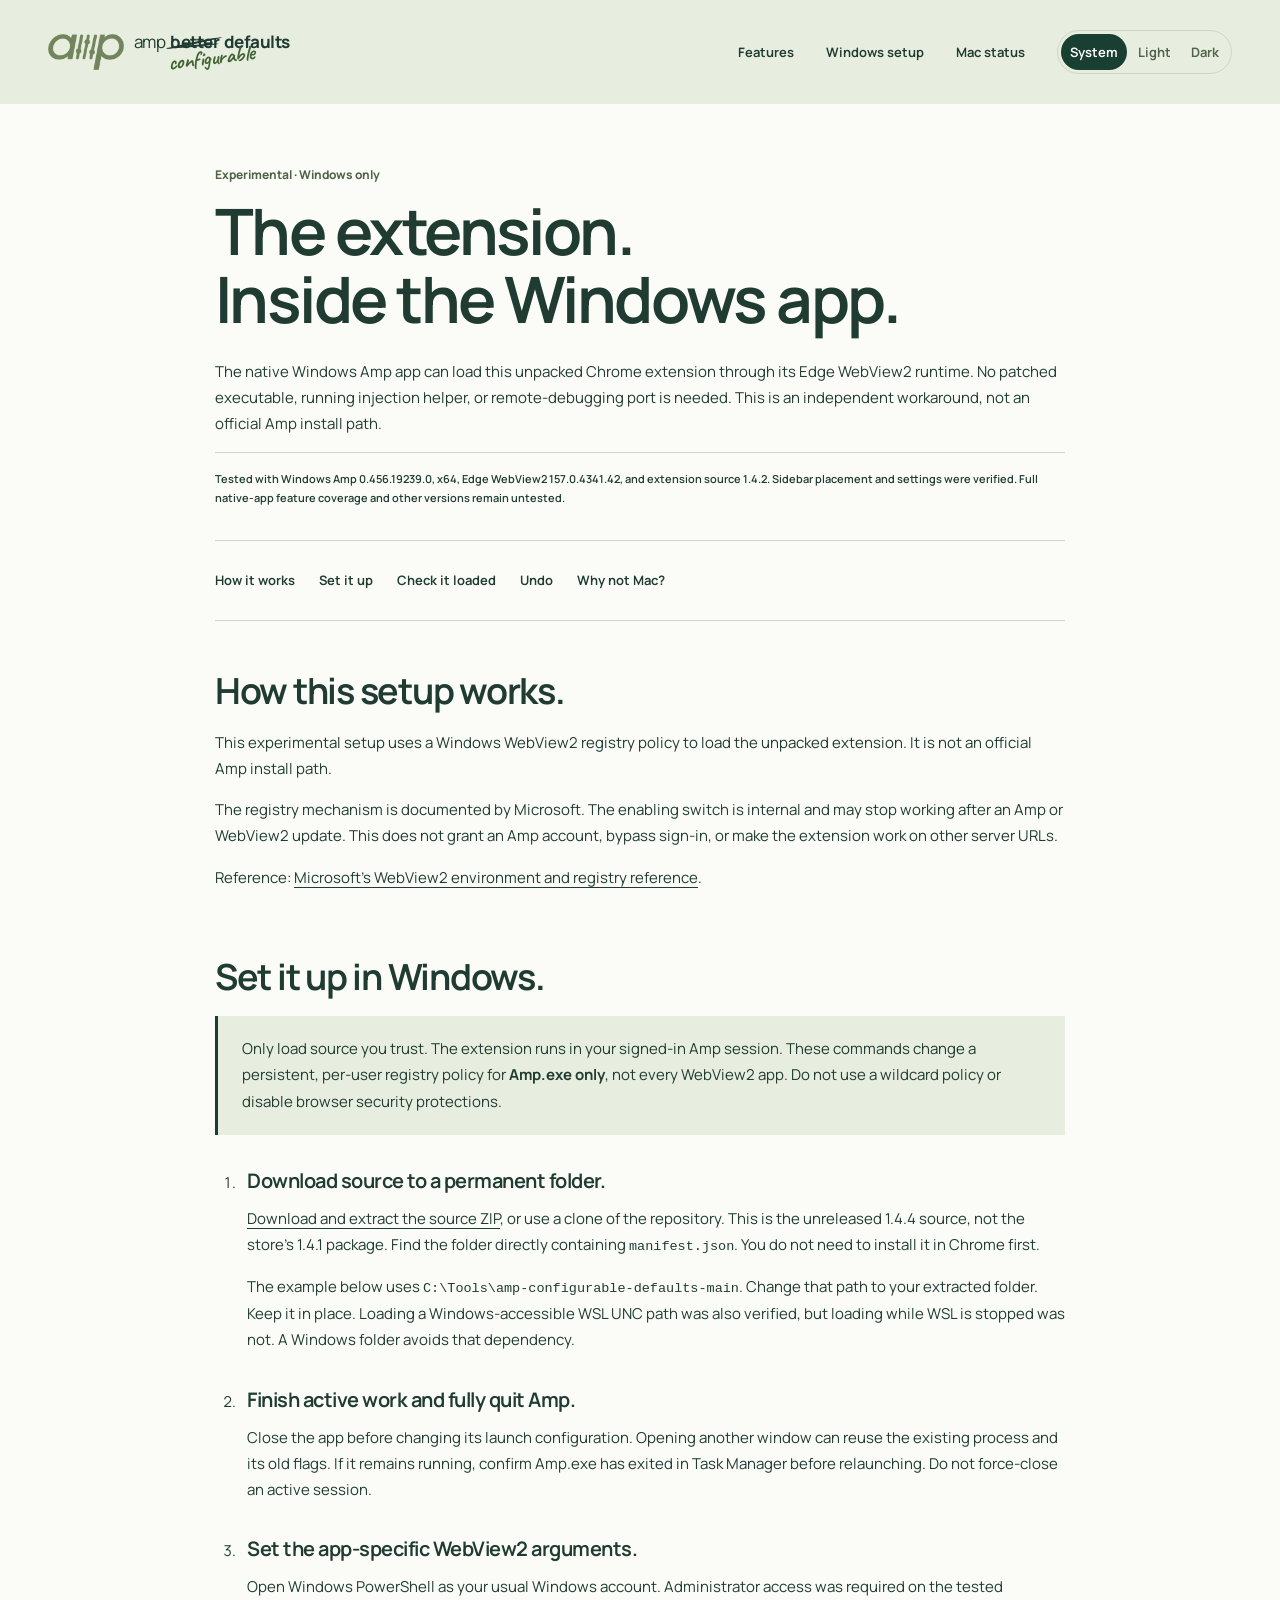
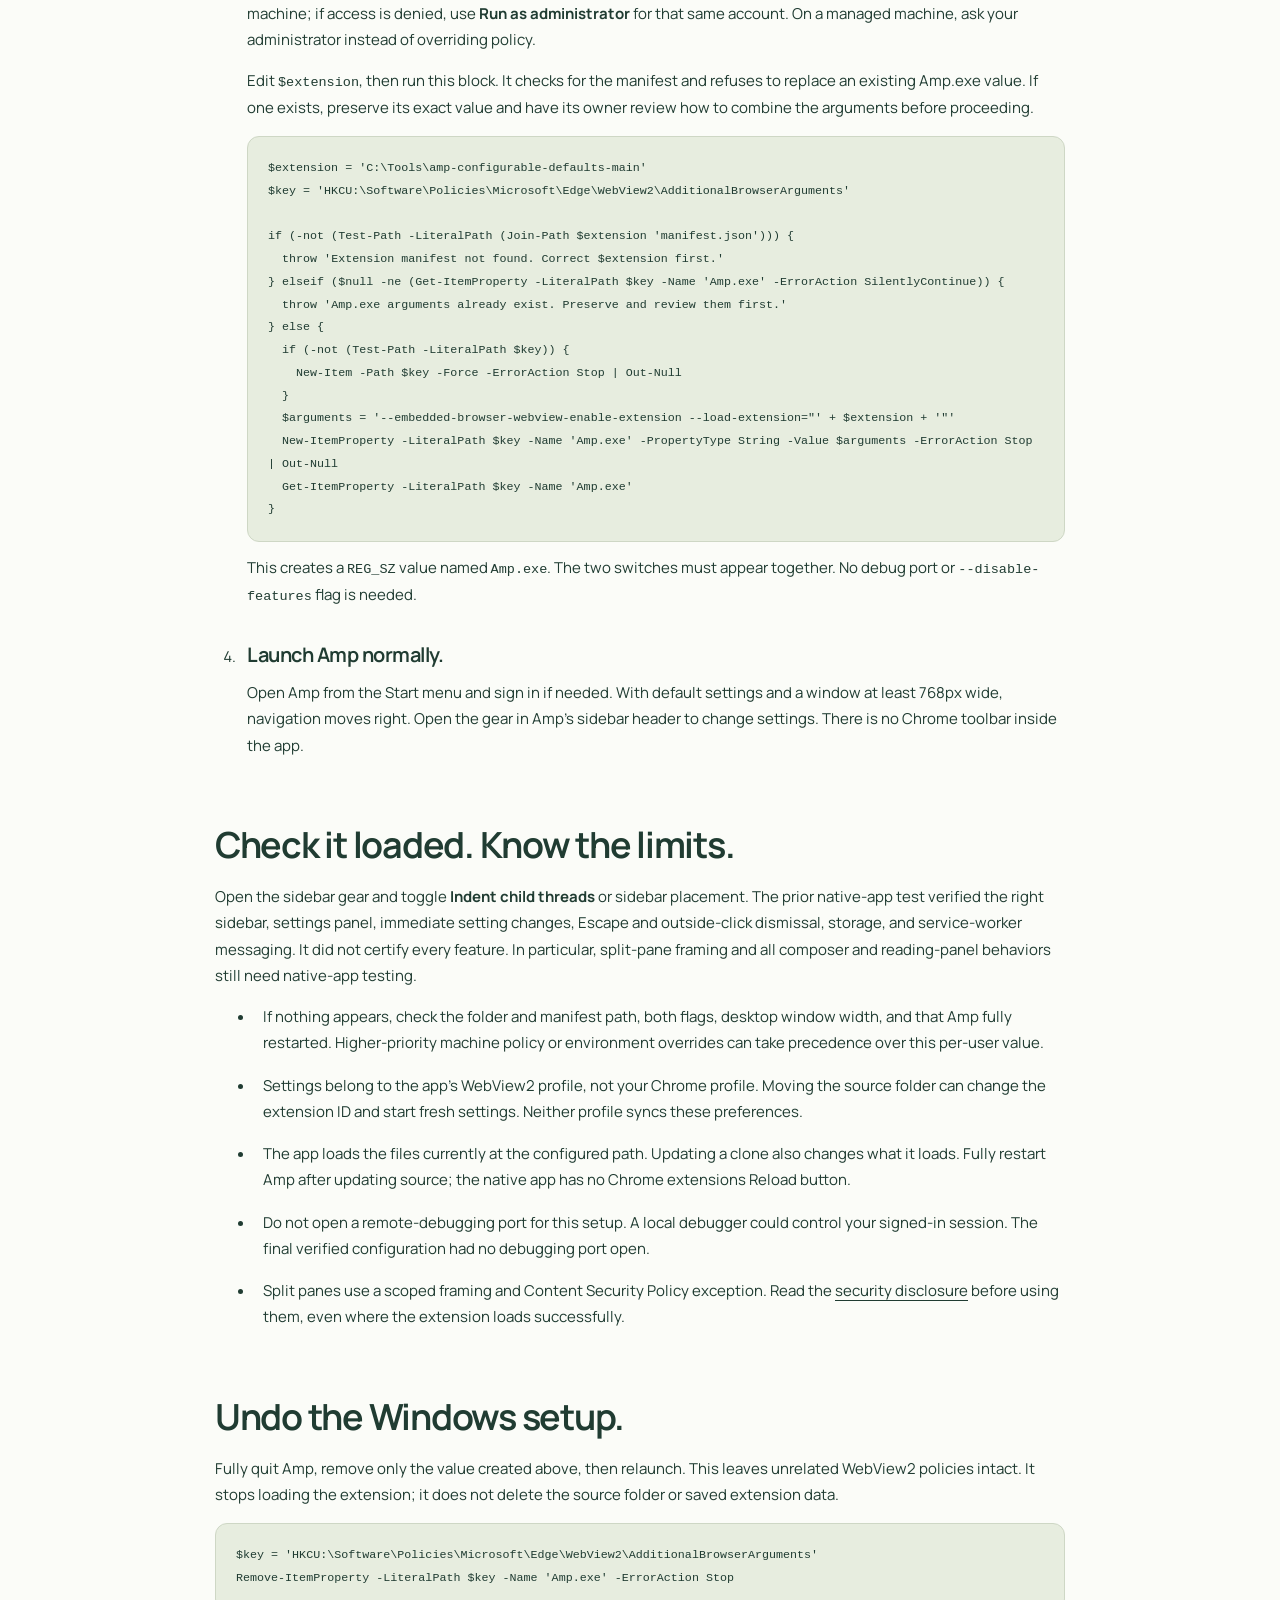
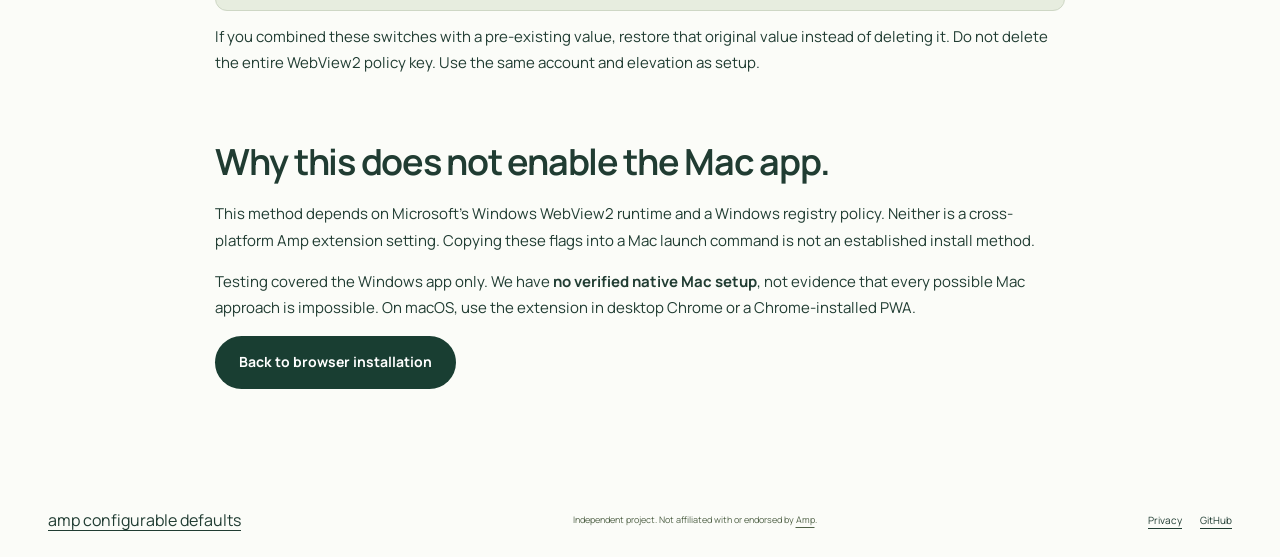
<file: docs/windows/index.html>
<!doctype html>
<html lang="en">
  <head>
    <meta charset="utf-8" />
    <meta name="viewport" content="width=device-width, initial-scale=1" />
    <meta name="color-scheme" content="light dark" />
    <meta name="theme-color" content="#e7eddf" media="(prefers-color-scheme: light)" />
    <meta name="theme-color" content="#1b2a22" media="(prefers-color-scheme: dark)" />
    <script>
      if (!window.CSSViewTransitionRule) {
        document.documentElement.classList.add("page-enter");
      }
      try {
        const theme = localStorage.getItem("landing-theme");
        if (theme === "light" || theme === "dark") {
          document.documentElement.dataset.theme = theme;
          document.querySelectorAll('meta[name="theme-color"]').forEach((meta) => {
            meta.content = theme === "dark" ? "#1b2a22" : "#e7eddf";
          });
        }
      } catch {
        // The system theme still works when storage is unavailable.
      }
    </script>
    <title>Windows app setup | amp configurable defaults</title>
    <meta name="description" content="Load amp configurable defaults in the native Windows Amp app using an experimental WebView2 configuration. Setup, limitations, Mac status, and undo instructions." />
    <link rel="icon" href="../assets/icon.png" type="image/png" />
    <link rel="preload" href="../assets/manrope.ttf" as="font" type="font/ttf" crossorigin />
    <link rel="stylesheet" href="../landing.css" />
    <script src="../landing.js" defer></script>
  </head>
  <body>
    <a class="skip" href="#main">Skip to content</a>
    <div class="header-band">
      <header class="site-header guide-header wrap">
        <a class="brand" href="../" aria-label="amp configurable defaults home">
          <img src="../assets/logo.png" width="76" height="36" alt="" />
          <span class="brand-title" aria-hidden="true">amp
            <span class="brand-edit"><s>better</s><span class="brand-correction">configurable</span></span>
            <strong>defaults</strong>
          </span>
        </a>
        <nav aria-label="Main navigation">
          <a href="../features/">Features</a>
          <a href="#setup">Windows setup</a>
          <a href="#mac">Mac status</a>
          <fieldset class="theme-control" aria-label="Theme" hidden>
            <label><input type="radio" name="theme" value="system" aria-label="System theme" checked /><span>System</span></label>
            <label><input type="radio" name="theme" value="light" aria-label="Light theme" /><span>Light</span></label>
            <label><input type="radio" name="theme" value="dark" aria-label="Dark theme" /><span>Dark</span></label>
          </fieldset>
        </nav>
      </header>
    </div>
    <main id="main" class="windows-guide wrap">
      <header class="guide-intro">
        <p class="guide-kicker">Experimental · Windows only</p>
        <h1>The extension.<br />Inside the Windows app.</h1>
        <p>
          The native Windows Amp app can load this unpacked Chrome extension
          through its Edge WebView2 runtime. No patched executable, running
          injection helper, or remote-debugging port is needed.
          This is an independent workaround, not an official Amp install path.
        </p>
        <p class="feature-detail">
          Tested with Windows Amp 0.456.19239.0, x64,
          Edge WebView2 157.0.4341.42, and extension source 1.4.2.
          Sidebar placement and settings were verified. Full native-app
          feature coverage and other versions remain untested.
        </p>
      </header>

      <nav class="guide-contents" aria-label="On this page">
        <a href="#how">How it works</a>
        <a href="#setup">Set it up</a>
        <a href="#verify">Check it loaded</a>
        <a href="#undo">Undo</a>
        <a href="#mac">Why not Mac?</a>
      </nav>

      <section id="how" aria-labelledby="how-title">
        <h2 id="how-title">How this setup works.</h2>
        <p>
          This experimental setup uses a Windows WebView2 registry policy to
          load the unpacked extension. It is not an official Amp install path.
        </p>
        <p>
          The registry mechanism is documented by Microsoft. The enabling switch
          is internal and may stop working after an Amp or WebView2 update.
          This does not grant an Amp account, bypass sign-in, or make the
          extension work on other server URLs.
        </p>
        <p>
          Reference:
          <a href="https://learn.microsoft.com/en-us/microsoft-edge/webview2/reference/win32/webview2-idl#createcorewebview2environmentwithoptions">Microsoft's WebView2 environment and registry reference</a>.
        </p>
      </section>

      <section id="setup" aria-labelledby="setup-title">
        <h2 id="setup-title">Set it up in Windows.</h2>
        <aside class="guide-warning" aria-label="Before changing the registry">
          Only load source you trust. The extension runs in your signed-in Amp
          session. These commands change a persistent, per-user registry policy
          for <strong>Amp.exe only</strong>, not every WebView2 app. Do not use
          a wildcard policy or disable browser security protections.
        </aside>
        <ol class="guide-steps">
          <li>
            <h3>Download source to a permanent folder.</h3>
            <p>
              <a href="https://github.com/Tyru5/amp-configurable-defaults/archive/refs/heads/main.zip">Download and extract the source ZIP</a>,
              or use a clone of the repository. This is the unreleased 1.4.4
              source, not the store's 1.4.1 package. Find the folder directly
              containing <code>manifest.json</code>. You do not need to install
              it in Chrome first.
            </p>
            <p>
              The example below uses <code>C:\Tools\amp-configurable-defaults-main</code>.
              Change that path to your extracted folder. Keep it in place.
              Loading a Windows-accessible WSL UNC path was also verified,
              but loading while WSL is stopped was not. A Windows folder avoids that dependency.
            </p>
          </li>
          <li>
            <h3>Finish active work and fully quit Amp.</h3>
            <p>
              Close the app before changing its launch configuration. Opening
              another window can reuse the existing process and its old flags.
              If it remains running, confirm Amp.exe has exited in Task Manager
              before relaunching. Do not force-close an active session.
            </p>
          </li>
          <li>
            <h3>Set the app-specific WebView2 arguments.</h3>
            <p>
              Open Windows PowerShell as your usual Windows account. Administrator
              access was required on the tested machine; if access is denied,
              use <strong>Run as administrator</strong> for that same account.
              On a managed machine, ask your administrator instead of overriding policy.
            </p>
            <p>
              Edit <code>$extension</code>, then run this block. It checks for
              the manifest and refuses to replace an existing Amp.exe value.
              If one exists, preserve its exact value and have its owner review
              how to combine the arguments before proceeding.
            </p>
            <pre aria-label="PowerShell setup"><code>$extension = 'C:\Tools\amp-configurable-defaults-main'
$key = 'HKCU:\Software\Policies\Microsoft\Edge\WebView2\AdditionalBrowserArguments'

if (-not (Test-Path -LiteralPath (Join-Path $extension 'manifest.json'))) {
  throw 'Extension manifest not found. Correct $extension first.'
} elseif ($null -ne (Get-ItemProperty -LiteralPath $key -Name 'Amp.exe' -ErrorAction SilentlyContinue)) {
  throw 'Amp.exe arguments already exist. Preserve and review them first.'
} else {
  if (-not (Test-Path -LiteralPath $key)) {
    New-Item -Path $key -Force -ErrorAction Stop | Out-Null
  }
  $arguments = '--embedded-browser-webview-enable-extension --load-extension="' + $extension + '"'
  New-ItemProperty -LiteralPath $key -Name 'Amp.exe' -PropertyType String -Value $arguments -ErrorAction Stop | Out-Null
  Get-ItemProperty -LiteralPath $key -Name 'Amp.exe'
}</code></pre>
            <p>
              This creates a <code>REG_SZ</code> value named <code>Amp.exe</code>.
              The two switches must appear together. No debug port or
              <code>--disable-features</code> flag is needed.
            </p>
          </li>
          <li>
            <h3>Launch Amp normally.</h3>
            <p>
              Open Amp from the Start menu and sign in if needed. With default
              settings and a window at least 768px wide, navigation moves right.
              Open the gear in Amp's sidebar header to change settings. There
              is no Chrome toolbar inside the app.
            </p>
          </li>
        </ol>
      </section>

      <section id="verify" aria-labelledby="verify-title">
        <h2 id="verify-title">Check it loaded. Know the limits.</h2>
        <p>
          Open the sidebar gear and toggle <strong>Indent child threads</strong>
          or sidebar placement. The prior native-app test verified the right
          sidebar, settings panel, immediate setting changes, Escape and
          outside-click dismissal, storage, and service-worker messaging.
          It did not certify every feature. In particular, split-pane framing
          and all composer and reading-panel behaviors still need native-app testing.
        </p>
        <ul>
          <li>If nothing appears, check the folder and manifest path, both flags,
            desktop window width, and that Amp fully restarted. Higher-priority
            machine policy or environment overrides can take precedence over this per-user value.</li>
          <li>Settings belong to the app's WebView2 profile, not your Chrome
            profile. Moving the source folder can change the extension ID and
            start fresh settings. Neither profile syncs these preferences.</li>
          <li>The app loads the files currently at the configured path. Updating
            a clone also changes what it loads. Fully restart Amp after updating
            source; the native app has no Chrome extensions Reload button.</li>
          <li>Do not open a remote-debugging port for this setup. A local debugger
            could control your signed-in session. The final verified configuration
            had no debugging port open.</li>
          <li>Split panes use a scoped framing and Content Security Policy
            exception. Read the <a href="https://github.com/Tyru5/amp-configurable-defaults/blob/main/PRIVACY.md#embedded-thread-security-exception">security disclosure</a>
            before using them, even where the extension loads successfully.</li>
        </ul>
      </section>

      <section id="undo" aria-labelledby="undo-title">
        <h2 id="undo-title">Undo the Windows setup.</h2>
        <p>
          Fully quit Amp, remove only the value created above, then relaunch.
          This leaves unrelated WebView2 policies intact. It stops loading the
          extension; it does not delete the source folder or saved extension data.
        </p>
        <pre aria-label="PowerShell undo"><code>$key = 'HKCU:\Software\Policies\Microsoft\Edge\WebView2\AdditionalBrowserArguments'
Remove-ItemProperty -LiteralPath $key -Name 'Amp.exe' -ErrorAction Stop</code></pre>
        <p>
          If you combined these switches with a pre-existing value, restore that
          original value instead of deleting it. Do not delete the entire
          WebView2 policy key. Use the same account and elevation as setup.
        </p>
      </section>

      <section id="mac" aria-labelledby="mac-title">
        <h2 id="mac-title">Why this does not enable the Mac app.</h2>
        <p>
          This method depends on Microsoft's Windows WebView2 runtime and a
          Windows registry policy. Neither is a cross-platform Amp extension
          setting. Copying these flags into a Mac launch command is not an
          established install method.
        </p>
        <p>
          Testing covered the Windows app only.
          We have <strong>no verified native Mac setup</strong>,
          not evidence that every possible Mac approach is impossible.
          On macOS, use the extension in desktop Chrome or a Chrome-installed PWA.
        </p>
        <a class="button primary" href="../#install">Back to browser installation</a>
      </section>
    </main>
    <footer class="site-footer wrap">
      <a href="../">amp configurable defaults</a>
      <p>Independent project. Not affiliated with or endorsed by <a href="https://ampcode.com/">Amp</a>.</p>
      <div><a href="https://github.com/Tyru5/amp-configurable-defaults/blob/main/PRIVACY.md">Privacy</a><a href="https://github.com/Tyru5/amp-configurable-defaults">GitHub</a></div>
    </footer>
  </body>
</html>
</file>
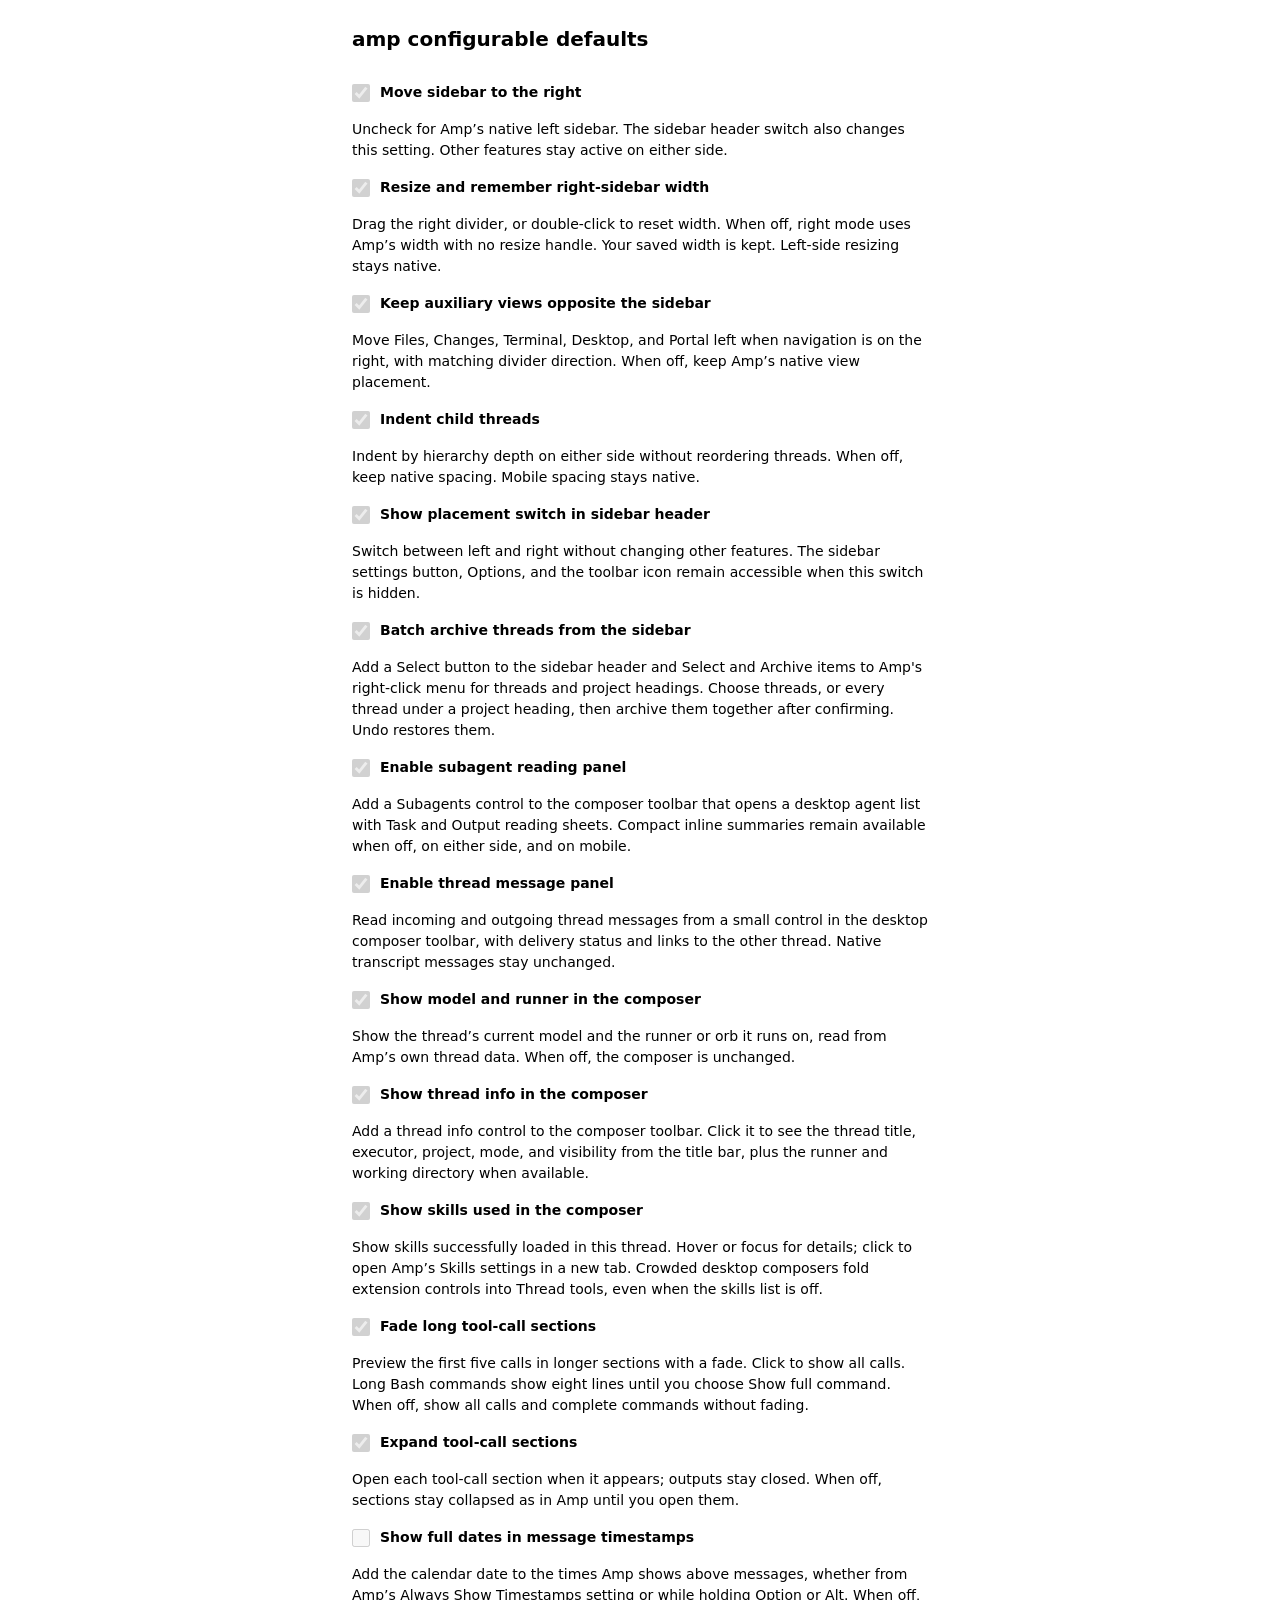
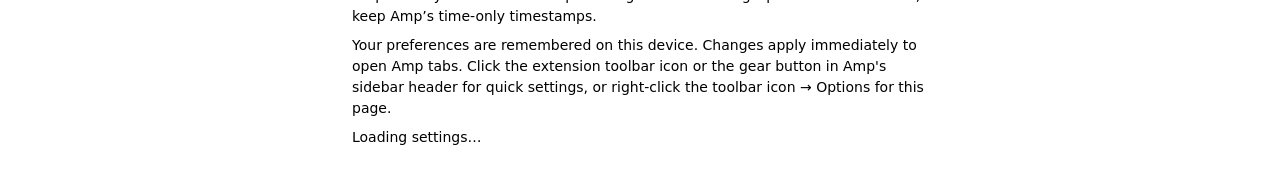
<file: options.html>
<!doctype html>
<html lang="en">
  <meta charset="utf-8" />
  <meta name="viewport" content="width=device-width, initial-scale=1" />
  <title>amp configurable defaults settings</title>
  <style>
    :root {
      color-scheme: light dark;
    }
    body {
      margin: 0;
      min-height: 100dvh;
      box-sizing: border-box;
      padding: 24px;
      display: flex;
      font:
        14px/1.5 system-ui,
        sans-serif;
      color: CanvasText;
      background: Canvas;
    }
    main {
      width: 100%;
      max-width: 36rem;
      min-width: 0;
      margin: auto;
    }
    h1 {
      font-size: 20px;
      margin: 0 0 20px;
    }
    label {
      display: flex;
      align-items: center;
      gap: 10px;
      padding-block: 8px;
      cursor: pointer;
      font-weight: 600;
    }
    input {
      width: 18px;
      height: 18px;
      margin: 0;
      flex-shrink: 0;
    }
    input:focus-visible {
      outline: 2px solid Highlight;
      outline-offset: 3px;
    }
    p {
      margin: 8px 0;
    }
    #status {
      min-height: 1.5em;
    }
    .popup body {
      width: 420px;
      min-height: 0;
      max-height: 580px;
      padding: 16px;
      display: block;
      overflow-y: auto;
    }
    .panel body {
      width: auto;
      max-height: 100dvh;
    }
    .popup h1 {
      margin-bottom: 4px;
    }
    .popup p {
      font-size: 12px;
      margin: 4px 0 10px;
    }
    .popup .page-help {
      display: none;
    }
    #open-options {
      font: inherit;
      color: LinkText;
      background: none;
      border: 0;
      padding: 4px 0;
      margin-bottom: 8px;
      text-decoration: underline;
      cursor: pointer;
    }
    #open-options:focus-visible {
      outline: 2px solid Highlight;
      outline-offset: 3px;
    }
  </style>
  <body>
    <main>
      <h1>amp configurable defaults</h1>
      <button id="open-options" type="button" hidden>Open settings in a tab</button>
      <label
        ><input
          id="right"
          type="checkbox"
          checked
          disabled
          aria-describedby="side-description"
        />Move sidebar to the right</label
      >
      <p id="side-description">
        Uncheck for Amp’s native left sidebar. The sidebar header switch also changes this setting.
        Other features stay active on either side.
      </p>
      <label
        ><input
          id="resizeSidebar"
          type="checkbox"
          checked
          disabled
          aria-describedby="resize-description"
        />Resize and remember right-sidebar width</label
      >
      <p id="resize-description">
        Drag the right divider, or double-click to reset width. When off, right mode uses Amp’s
        width with no resize handle. Your saved width is kept. Left-side resizing stays native.
      </p>
      <label
        ><input
          id="moveViews"
          type="checkbox"
          checked
          disabled
          aria-describedby="views-description"
        />Keep auxiliary views opposite the sidebar</label
      >
      <p id="views-description">
        Move Files, Changes, Terminal, Desktop, and Portal left when navigation is on the right,
        with matching divider direction. When off, keep Amp’s native view placement.
      </p>
      <label
        ><input
          id="indentThreads"
          type="checkbox"
          checked
          disabled
          aria-describedby="indent-description"
        />Indent child threads</label
      >
      <p id="indent-description">
        Indent by hierarchy depth on either side without reordering threads. When off, keep native
        spacing. Mobile spacing stays native.
      </p>
      <label
        ><input
          id="showHeaderToggle"
          type="checkbox"
          checked
          disabled
          aria-describedby="header-description"
        />Show placement switch in sidebar header</label
      >
      <p id="header-description">
        Switch between left and right without changing other features. The sidebar settings
        button, Options, and the toolbar icon remain accessible when this switch is hidden.
      </p>
      <label
        ><input
          id="batchArchive"
          type="checkbox"
          checked
          disabled
          aria-describedby="batch-archive-description"
        />Batch archive threads from the sidebar</label
      >
      <p id="batch-archive-description">
        Add a Select button to the sidebar header and Select and Archive items to Amp's
        right-click menu for threads and project headings. Choose threads, or every thread under a
        project heading, then archive them together after confirming. Undo restores them.
      </p>
      <label
        ><input
          id="subagentPanel"
          type="checkbox"
          checked
          disabled
          aria-describedby="subagent-description"
        />Enable subagent reading panel</label
      >
      <p id="subagent-description">
        Add a Subagents control to the composer toolbar that opens a desktop agent list with Task
        and Output reading sheets. Compact inline summaries remain available when off, on either
        side, and on mobile.
      </p>
      <label
        ><input
          id="threadMessagesPanel"
          type="checkbox"
          checked
          disabled
          aria-describedby="thread-messages-description"
        />Enable thread message panel</label
      >
      <p id="thread-messages-description">
        Read incoming and outgoing thread messages from a small control in the desktop
        composer toolbar, with delivery status and links to the other thread.
        Native transcript messages stay unchanged.
      </p>
      <label
        ><input
          id="showComposerContext"
          type="checkbox"
          checked
          disabled
          aria-describedby="composer-description"
        />Show model and runner in the composer</label
      >
      <p id="composer-description">
        Show the thread’s current model and the runner or orb it runs on, read from Amp’s own thread
        data. When off, the composer is unchanged.
      </p>
      <label
        ><input
          id="infoOrb"
          type="checkbox"
          checked
          disabled
          aria-describedby="info-orb-description"
        />Show thread info in the composer</label
      >
      <p id="info-orb-description">
        Add a thread info control to the composer toolbar. Click it to see the thread title,
        executor, project, mode, and visibility from the title bar, plus the runner and working
        directory when available.
      </p>
      <label
        ><input
          id="showComposerSkills"
          type="checkbox"
          checked
          disabled
          aria-describedby="skills-description"
        />Show skills used in the composer</label
      >
      <p id="skills-description">
        Show skills successfully loaded in this thread. Hover or focus for details; click to open
        Amp’s Skills settings in a new tab. Crowded desktop composers fold extension controls
        into Thread tools, even when the skills list is off.
      </p>
      <label
        ><input
          id="fadeToolCalls"
          type="checkbox"
          checked
          disabled
          aria-describedby="tool-preview-description"
        />Fade long tool-call sections</label
      >
      <p id="tool-preview-description">
        Preview the first five calls in longer sections with a fade. Click to show all calls.
        Long Bash commands show eight lines until you choose Show full command.
        When off, show all calls and complete commands without fading.
      </p>
      <label
        ><input
          id="expandToolSections"
          type="checkbox"
          checked
          disabled
          aria-describedby="expand-sections-description"
        />Expand tool-call sections</label
      >
      <p id="expand-sections-description">
        Open each tool-call section when it appears; outputs stay closed. When off, sections
        stay collapsed as in Amp until you open them.
      </p>
      <label
        ><input
          id="showTimestampDates"
          type="checkbox"
          disabled
          aria-describedby="timestamps-description"
        />Show full dates in message timestamps</label
      >
      <p id="timestamps-description">
        Add the calendar date to the times Amp shows above messages, whether from Amp’s
        Always Show Timestamps setting or while holding Option or Alt. When off, keep Amp’s
        time-only timestamps.
      </p>
      <p class="page-help">
        Your preferences are remembered on this device. Changes apply immediately to open Amp tabs.
        Click the extension toolbar icon or the gear button in Amp's sidebar header for quick settings,
        or right-click the toolbar icon → Options for this page.
      </p>
      <p id="status" role="status">Loading settings…</p>
    </main>
    <script src="options.js"></script>
  </body>
</html>
</file>
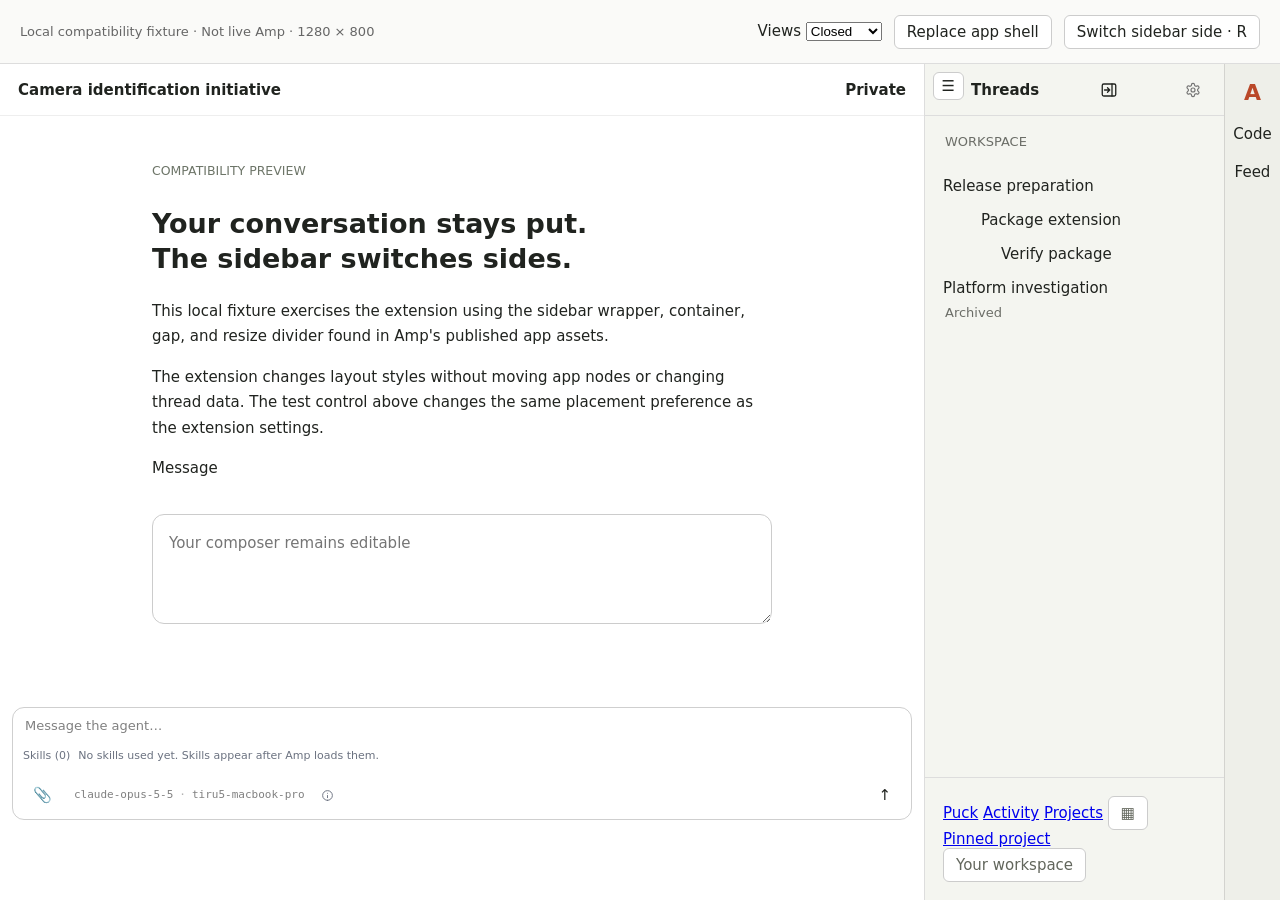
<file: tests/fixture.html>
<!doctype html>
<html lang="en">
<meta charset="utf-8">
<meta name="viewport" content="width=device-width, initial-scale=1">
<title>Amp sidebar compatibility fixture</title>
<style>
  /* Composer stand-in: Attachments region and trigger structure from Amp's 4b22e4d9.js, inspected 2026-10-26.
     Bottom bar from Amp's 86fa4d97.js, inspected 2026-11-09: a full-size label under
     pointer-events: none control wrappers, with the Attachments region one level deeper. */
  .fixture-composer { display: flex; flex-direction: column; isolation: isolate; margin: 8px 12px; border: 1px solid #80808060; border-radius: 12px; font: 13px system-ui, sans-serif; }
  .fixture-composer-input { padding: 10px 12px; color: GrayText; }
  .fixture-composer-toolbar { position: relative; display: flex; align-items: center; justify-content: space-between; gap: 12px; padding: 4px 8px 8px; }
  .fixture-composer-label { position: absolute; inset: 0; z-index: 0; cursor: text; }
  .fixture-composer-controls { position: relative; z-index: 10; display: flex; align-items: center; gap: 4px; min-width: 0; pointer-events: none; }
  .fixture-composer-controls :is(a, button, input) { pointer-events: auto; }
  .fixture-composer-left { display: flex; align-items: center; gap: 4px; min-width: 0; }
  .fixture-composer-controls + .fixture-composer-controls { flex: 1 0 auto; justify-content: flex-end; }
  .fixture-composer-toolbar [role="region"] { display: flex; align-items: center; gap: 4px; min-width: 0; }
  .fixture-composer-toolbar button { border: 0; background: none; font-size: 15px; }
  * { box-sizing: border-box; }
  body { margin: 0; font: 15px system-ui, sans-serif; color: #20231f; background: #fafaf8; }
  .test-controls { height: 64px; padding: 12px 20px; display: flex; align-items: center; gap: 12px; border-bottom: 1px solid #ddd; }
  .test-controls span { margin-right: auto; color: #666; font-size: 13px; }
  button { font: inherit; padding: 7px 12px; border: 1px solid #ccc; border-radius: 6px; color: inherit; background: white; cursor: pointer; }
  button:hover { background: #eaece6; }
  button:focus-visible, textarea:focus-visible { outline: 2px solid #426dba; outline-offset: 2px; }
  .app-frame-stack { display: flex; height: calc(100dvh - 64px); }
  .app-primary-navigation { width: 56px; flex-shrink: 0; display: flex; flex-direction: column; align-items: center; gap: 20px; padding-top: 16px; background: #eeefe9; }
  .app-primary-navigation strong { font-size: 22px; color: #ba4829; }
  .app-frame { display: flex; min-width: 0; flex: 1; }
  .app-content-frame { display: flex; position: relative; flex: 1; min-width: 0; overflow: hidden; --input-border: #ddd; }
  [data-slot="sidebar"] { flex-shrink: 0; }
  [data-slot="sidebar-gap"] { width: var(--sidebar-width); height: 100%; }
  [data-slot="sidebar-container"] { position: absolute; inset-block: 0; left: 0; width: var(--sidebar-width); background: #f4f5f0; border-right: 1px solid #ddd; }
  [data-slot="sidebar-inner"] { height: 100%; display: flex; flex-direction: column; }
  .sidebar-toolbar { display: flex; align-items: center; justify-content: space-between; height: 52px; padding: 0 16px 0 46px; border-bottom: 1px solid #ddd; font-weight: 600; }
  .sidebar-body { padding: 18px 10px; flex: 1; min-height: 0; overflow: auto; }
  .sidebar-body p { margin: 0 10px 20px; color: #6b6d67; font-size: 13px; }
  .sidebar-body button { width: 100%; text-align: left; background: transparent; border: 0; margin-bottom: 6px; }
  .sidebar-body button:first-of-type { background: #e5e8df; }
  .sidebar-body ul { list-style: none; padding: 0; margin: 0; }
  .sidebar-body li { position: relative; }
  .sidebar-body a { display: flex; gap: 6px; padding: 8px; color: inherit; text-decoration: none; border-radius: 6px; }
  .sidebar-body a:hover, .sidebar-body a:focus-visible { background: #e5e8df; }
  .sidebar-body [data-thread-row-nesting-depth] { width: 12px; flex-shrink: 0; }
  [data-thread-list-hover-card] { position: fixed; left: 0; top: 0; z-index: 50; width: 320px; padding: 12px; border-radius: 6px; background: white; box-shadow: 0 4px 20px #0003; }
  .account { padding: 18px; margin-top: auto; border-top: 1px solid #ddd; color: #62665c; }
  [data-slot="sidebar-inset"] { flex: 1; min-width: 0; display: flex; flex-direction: column; background: white; }
  .thread-layout-panes { height: 100%; min-height: 0; }
  .thread-workspace { height: 100%; display: flex; flex: 1; flex-direction: column; min-width: 0; min-height: 0; }
  .title-bar { display: flex; align-items: center; flex-shrink: 0; height: 52px; padding: 0 18px; border-bottom: 1px solid #eee; font-weight: 600; }
  .title-bar > h2 { margin: 0 auto 0 0; font-size: inherit; }
  .title-bar .hidden { display: none; }
  [data-thread-transcript-scroll] { padding: 12px; }
  [data-transcript-subagent], [data-transcript-automation-event] { margin: 12px; padding: 10px; border: 1px solid #ddd; }
  [data-transcript-expandable-row] { cursor: pointer; }
  [data-transcript-expandable-row] > div { display: flex; gap: 8px; }
  [data-transcript-subagent-prompt], [data-transcript-subagent-response], [data-transcript-subagent-error] { white-space: pre-wrap; margin-top: 10px; }
  /* Native transcript layout for the status-section fixture below. */
  .transcript-entry-row { min-width: 0; margin-block: 8px; }
  .transcript-entry-row.pl-5 { padding-left: 20px; }
  .expandable-row-header { display: flex; align-items: baseline; gap: 4px; padding-block: 2px; line-height: 1.6; }
  .expandable-row-header > :first-child { min-width: 0; overflow: hidden; text-overflow: ellipsis; white-space: nowrap; }
  .expandable-row-header a { color: inherit; }
  .expandable-row-header:has(> [data-transcript-status-row-id]) { padding: 6px 10px; border-radius: 8px; background: #80808015; }
  .expandable-row-chevron { display: inline-block; }
  .expandable-row-chevron.rotate-90 { transform: rotate(90deg); }
  .action-label { min-width: 0; overflow: hidden; text-overflow: ellipsis; white-space: nowrap; line-height: 20px; }
  .action-range { margin-left: 4px; font-size: 12px; color: GrayText; }
  .font-mono { font-family: ui-monospace, monospace; }
  .bash-label { display: flex; align-items: baseline; gap: 5px; min-width: 0; }
  .bash-label > :nth-child(2) { overflow: hidden; white-space: nowrap; text-overflow: ellipsis; }
  .bash-label > :nth-child(3) { color: GrayText; font-style: italic; }
  article { width: min(700px, 100%); padding: 42px 40px; margin: auto; line-height: 1.7; }
  article h1 { font-size: 27px; font-weight: 600; line-height: 1.3; }
  article small { color: #6d7568; }
  textarea { font: inherit; width: 100%; margin-top: 32px; padding: 16px; border: 1px solid #ccc; border-radius: 12px; resize: vertical; }
  #view-group { display: flex; flex: 1; min-height: 0; }
  #view-group > [data-pane] { min-width: 0; overflow: auto; }
  [data-pane-resizer] { width: 4px; flex-shrink: 0; background: #ddd; cursor: ew-resize; touch-action: none; }
  #view-pane { background: #f4f5f0; }
  #view-pane > * { margin: 20px; }
  .sidebar-trigger-wrapper { position: absolute; top: 8px; left: 6px; z-index: 30; }
  .sidebar-trigger-wrapper button { padding: 4px 8px; }
  .resize-handle { position: absolute; inset-block: 0; width: 5px; left: calc(var(--sidebar-width) - 1px); transform: translateX(-4px); cursor: ew-resize; z-index: 30; }
  .resize-handle:hover { background: #7c8b6c; }
  [data-state="collapsed"] [data-slot="sidebar-gap"] { width: 0; }
  [data-collapsible="offcanvas"][data-slot="sidebar-container"] { left: calc(-1 * var(--sidebar-width)); }
  .app-sidebar-closed .title-bar { padding-left: 52px; }
  @media (max-width: 767px) {
    .app-primary-navigation, [data-slot="sidebar"], .resize-handle { display: none; }
    .test-controls { height: auto; flex-wrap: wrap; }
    .test-controls span { width: 100%; }
    .sidebar-trigger-wrapper { display: none; }
    article { padding: 20px; }
  }
</style>
<link rel="stylesheet" href="../sidebar.css">
<div class="test-controls">
  <span>Local compatibility fixture · Not live Amp · 1280 × 800</span>
  <label>Views <select id="view"><option value="">Closed</option><option>Files</option><option>Changes</option><option>Portal</option><option>Terminal</option><option>Desktop</option></select></label>
  <button id="replace">Replace app shell</button>
  <button id="switch">Switch sidebar side</button>
</div>
<div id="mount"></div>
<template id="shell">
  <div class="app-frame-stack app-frame-stack-rail">
    <nav class="app-primary-navigation" aria-label="App navigation"><strong>A</strong><span>Code</span><span>Feed</span></nav>
    <div class="app-frame">
      <div class="app-content-frame" data-slot="sidebar-wrapper" style="--sidebar-width: 300px">
        <div class="sidebar-trigger-wrapper"><button aria-label="Toggle sidebar" aria-expanded="true">☰</button></div>
        <div data-slot="sidebar" data-state="expanded" data-side="left">
          <div data-slot="sidebar-gap"></div>
          <aside class="app-navigation-sidebar" data-slot="sidebar-container" aria-label="Threads">
            <div data-slot="sidebar-inner">
              <div class="sidebar-toolbar">Threads</div>
              <div class="sidebar-body"><p>WORKSPACE</p>
                <ul>
                  <li data-slot="sidebar-menu-item" id="thread-parent"><a data-sidebar-thread-id="parent" href="#parent">Release preparation</a></li>
                  <li data-slot="sidebar-menu-item" id="thread-child"><a data-sidebar-thread-id="child" href="#child"><span data-thread-row-nesting-depth="1" aria-hidden="true"></span>Package extension</a></li>
                  <li data-slot="sidebar-menu-item" id="thread-grandchild"><a data-sidebar-thread-id="grandchild" href="#grandchild"><span data-thread-row-nesting-depth="2" aria-hidden="true"></span>Verify package</a></li>
                  <li data-slot="sidebar-menu-item" id="thread-other"><a data-sidebar-thread-id="other" href="#other">Platform investigation</a></li>
                </ul><p>Archived</p>
              </div>
              <div data-slot="sidebar-footer" class="account">
                <nav aria-label="Footer navigation"><a href="#puck">Puck</a> <a href="#activity">Activity</a> <a href="#projects">Projects</a> <button aria-label="All apps">▦</button></nav>
                <div><a href="#pinned">Pinned project</a></div>
                <button aria-label="Account">Your workspace</button>
              </div>
            </div>
          </aside>
        </div>
        <div class="resize-handle" role="separator" aria-label="Resize sidebar"></div>
        <main data-slot="sidebar-inset">
          <div class="thread-layout-panes"><div class="thread-workspace">
          <div class="thread-title-bar-container"><div class="title-bar app-title-bar"><h2><span role="img" aria-label="Orb Executor" data-thread-title-executor-icon="sandbox"></span><span data-title-text>Camera identification initiative</span></h2><span class="thread-title-bar-meta-control hidden" data-tooltip-trigger="true"><svg></svg><span class="truncate">amp-configurable-defaults</span></span><span class="thread-title-bar-meta-control hidden" data-tooltip-trigger="true"><span>↯high</span></span><span class="thread-title-bar-mode-icon hidden" role="img" aria-label="high" data-thread-title-mode-icon="high"></span><span class="thread-title-bar-meta-control" data-tooltip-trigger="true"><span class="border">Private</span></span></div></div>
          <div id="view-group" class="thread-file-tab-pane-group" data-pane-group data-direction="horizontal" style="flex-direction: row">
            <div id="agent-pane" data-pane style="flex: 68 1 0px">
              <article><small>COMPATIBILITY PREVIEW</small><h1>Your conversation stays put.<br>The sidebar switches sides.</h1><p>This local fixture exercises the extension using the sidebar wrapper, container, gap, and resize divider found in Amp's published app assets.</p><p>The extension changes layout styles without moving app nodes or changing thread data. The test control above changes the same placement preference as the extension settings.</p><label for="message">Message</label><textarea id="message" rows="3" placeholder="Your composer remains editable"></textarea></article>
              <div class="thread-chat-scroll-region"><div data-thread-transcript-scroll data-thread-id="fixture-a"><div data-thread-transcript-content id="fixture-transcript"></div></div></div>
              <div data-thread-composer-footer><div data-message-composer-root class="fixture-composer"><div class="fixture-composer-input">Message the agent…</div><div class="fixture-composer-toolbar"><label class="fixture-composer-label"><span hidden>Message</span></label><div class="fixture-composer-controls"><div class="fixture-composer-left"><div role="region" aria-label="Attachments"><span class="relative inline-flex shrink-0 border border-transparent"><button type="button" aria-label="Add images and files">📎</button><input type="file" multiple="" tabindex="-1" aria-hidden="true" hidden></span><!----></div></div></div><div class="fixture-composer-controls"><button type="button" class="fixture-send" aria-label="Send">↑</button></div></div></div></div>
            </div>
            <div data-pane-resizer data-slot="resizable-handle" role="separator" aria-label="Resize views" tabindex="0" hidden></div>
            <section id="view-pane" data-pane style="flex: 32 1 0px" hidden><h2 id="view-title">Files</h2><p>Local fixture view content, not a live executor.</p></section>
          </div>
          </div></div>
        </main>
      </div>
    </div>
  </div>
</template>
<script>
  // Shapes of /threads/<id>/__data results, from Amp's thread route loader and
  // its mode/runner display helpers, inspected 2026-10-26. Fixture values only.
  window.fixtureThreadData = {
    'fixture-a': { type: 'result', transcriptPage: { messages: [
      { role: 'assistant', usage: { model: 'claude-sonnet-5' } },
      { role: 'assistant', usage: { model: 'claude-opus-5-5' } },
      { role: 'assistant', parentToolUseId: 'toolu_sub', usage: { model: 'claude-haiku-5-5' } },
      { role: 'user' },
    ] }, thread: { id: 'fixture-a', agentMode: 'high', meta: { executorType: 'local-client' },
      env: { initial: { runnerID: 'tiru5-macbook-pro', hostname: 'Tyrus-MBP.local', trees: [{ uri: 'file:///Users/tiru5/My%20Repo', repository: { dir: 'app' } }] } } } },
    'fixture-b': { type: 'result', transcriptPage: { messages: [] },
      thread: { id: 'fixture-b', agentMode: 'medium', meta: { executorType: 'sandbox' } } },
    'fixture-mode-effort': { type: 'result', transcriptPage: { messages: [] },
      thread: { id: 'fixture-mode-effort', agentMode: 'medium', meta: { executorType: 'sandbox', features: ['effort:low'] } } },
    'fixture-c': { type: 'result', transcriptPage: { messages: [{ role: 'assistant', usage: { model: 'claude-opus-5' } }] },
      thread: { id: 'fixture-c', agentMode: 'external-agent:claude-code', meta: { executorType: 'local-client', features: ['model:claude-sonnet-5-5', 'effort:xhigh'] },
        env: { initial: { runnerID: '0f8fad5b-d9cb-469f-a165-70867728950e', hostname: 'build-box', workingDirectory: 'file:///srv/my%20work' } } } },
    'fixture-orb-external': { type: 'result', transcriptPage: { messages: [{ role: 'assistant', usage: { model: 'external-agent' } }] },
      thread: { id: 'fixture-orb-external', agentMode: 'external-agent:claude-code', meta: { executorType: 'sandbox', features: ['model:claude-opus-5-5', 'effort:high'] } } },
    // Reported generic usage model with no explicit model selection. Do not
    // mistake it for a model name or fall back to an older model.
    'fixture-orb-unknown': { type: 'result', transcriptPage: { messages: [
      { role: 'assistant', usage: { model: 'claude-sonnet-5' } },
      { role: 'assistant', usage: { model: 'external-agent' } },
    ] }, thread: { id: 'fixture-orb-unknown', agentMode: 'external-agent:claude-code', meta: { executorType: 'sandbox', features: ['effort:medium'] } } },
  };
  window.fixtureThreadRequests = [];
  const nativeFetch = window.fetch;
  window.fetch = async (input, init) => {
    const match = String(input).match(/^\/threads\/([^/]+)\/__data$/);
    if (!match) return nativeFetch(input, init);
    const id = decodeURIComponent(match[1]);
    fixtureThreadRequests.push({ id, credentials: init?.credentials });
    const data = fixtureThreadData[id];
    return new Response(data ? JSON.stringify(data) : 'missing', { status: data ? 200 : 500 });
  };
  const listeners = [];
  window.chrome = {
    runtime: { onMessage: { addListener() {} }, getURL: path => new URL(`../${path}`, location.href).href },
    tabs: { onRemoved: { addListener() {} } },
    storage: {
      local: {
        async get() { return JSON.parse(localStorage.getItem('extension-settings') || '{}'); },
        async set(values) {
          const before = await this.get();
          localStorage.setItem('extension-settings', JSON.stringify({ ...before, ...values }));
          const changes = Object.fromEntries(Object.entries(values).map(([key, value]) => [key, { oldValue: before[key], newValue: value }]));
          listeners.forEach(fn => fn(changes, 'local'));
        }
      },
      onChanged: { addListener(fn) { listeners.push(fn); } }
    },
    action: {
      async setBadgeText({ text }) { document.querySelector('#switch').textContent = `Switch sidebar side · ${text}`; },
      async setBadgeBackgroundColor() {},
      async setTitle() {}
    }
  };
  addEventListener('storage', event => {
    if (event.key !== 'extension-settings') return;
    const before = JSON.parse(event.oldValue || '{}');
    const after = JSON.parse(event.newValue || '{}');
    const changes = Object.fromEntries([...new Set([...Object.keys(before), ...Object.keys(after)])].filter(key => before[key] !== after[key]).map(key => [key, { newValue: after[key] }]));
    listeners.forEach(fn => fn(changes, 'local'));
  });
  function mount() {
    document.querySelector('#mount').replaceChildren(document.querySelector('#shell').content.cloneNode(true));
    const group = document.querySelector('.thread-file-tab-pane-group');
    const handle = group.querySelector('[data-pane-resizer]');
    let drag;
    const setSize = size => {
      const clamped = Math.max(20, Math.min(80, size));
      document.querySelector('#agent-pane').style.flexGrow = clamped;
      document.querySelector('#view-pane').style.flexGrow = 100 - clamped;
    };
    // Amp's native pane library uses physical cursor deltas and DOM pane order.
    handle.onmousedown = event => {
      event.preventDefault();
      drag = { x: event.clientX, size: parseFloat(document.querySelector('#agent-pane').style.flexGrow) };
    };
    document.body.onmousemove = event => {
      if (drag) setSize(drag.size + (event.clientX - drag.x) / group.clientWidth * 100);
    };
    window.onmouseup = () => { drag = null; };
    handle.onkeydown = event => {
      if (!['ArrowLeft', 'ArrowRight'].includes(event.key)) return;
      event.preventDefault();
      setSize(parseFloat(document.querySelector('#agent-pane').style.flexGrow) + (event.key === 'ArrowRight' ? 10 : -10));
    };
    document.querySelector('[aria-label="Toggle sidebar"]').onclick = event => {
      const state = document.querySelector('[data-slot="sidebar"]');
      const collapsed = state.dataset.state !== 'collapsed';
      state.dataset.state = collapsed ? 'collapsed' : 'expanded';
      document.querySelector('[data-slot="sidebar-container"]').dataset.collapsible = collapsed ? 'offcanvas' : '';
      document.querySelector('.app-content-frame').classList.toggle('app-sidebar-closed', collapsed);
      document.querySelector('.resize-handle').hidden = collapsed;
      event.currentTarget.setAttribute('aria-expanded', !collapsed);
    };
    document.querySelector('#view').onchange();
  }
  document.querySelector('#view').onchange = event => {
    const name = document.querySelector('#view').value;
    document.querySelector('#view-pane').hidden = !name;
    document.querySelector('[data-pane-resizer]').hidden = !name;
    document.querySelector('#view-title').textContent = name;
  };
  mount();
  document.querySelector('#replace').onclick = mount;
  document.querySelector('#switch').onclick = async () => {
    const { right = true } = await chrome.storage.local.get();
    await chrome.storage.local.set({ right: !right });
  };

  // Representative native markers verified against real Task runs in Helium.
  const agents = new Map();
  window.fixtureAgents = {
    add(id, title, task, status = 'running', output = '') {
      const model = { id, title, task, status, output };
      agents.set(id, model);
      this.render(model);
    },
    update(id, status, output) {
      Object.assign(agents.get(id), { status, output });
      this.render(agents.get(id));
    },
    render(model) {
      const row = document.createElement('div');
      row.id = `fixture-agent-${model.id}`;
      row.dataset.transcriptMessageLookupId = model.id;
      const card = document.createElement('div');
      card.dataset.transcriptSubagent = '';
      const wrapper = document.createElement('div');
      const header = document.createElement('div');
      header.dataset.transcriptExpandableRow = '';
      header.tabIndex = -1;
      const labels = document.createElement('div');
      const phase = document.createElement('span');
      phase.textContent = model.status === 'delegated' ? 'Delegated to subagent' : model.status === 'running' ? 'Subagent working' : 'Subagent finished';
      const name = document.createElement('span');
      name.textContent = model.title;
      labels.append(phase, name);
      if (model.status === 'running') {
        const working = document.createElement('span');
        working.dataset.transcriptSubagentWorking = '';
        working.setAttribute('aria-hidden', 'true');
        labels.prepend(working);
      }
      if (model.status === 'cancelled') {
        const cancelled = document.createElement('span');
        cancelled.dataset.transcriptToolStatus = 'cancelled';
        labels.append(cancelled);
      }
      const chevron = document.createElement('span');
      chevron.className = 'expandable-row-chevron';
      header.append(labels, chevron);
      header.onclick = () => {
        if (chevron.classList.toggle('rotate-90')) {
          const detail = document.createElement('div');
          if (model.status === 'running' || model.status === 'delegated') {
            detail.dataset.transcriptSubagentPrompt = '';
            detail.textContent = model.task;
          } else if (model.status === 'failed') {
            detail.dataset.transcriptSubagentError = '';
            detail.textContent = model.output;
          } else if (model.status !== 'cancelled') {
            detail.dataset.transcriptSubagentResponse = '';
            // Rendered markdown arrives as { html }; plain responses stay text.
            if (model.output?.html) detail.innerHTML = model.output.html;
            else detail.textContent = model.output;
          }
          wrapper.append(detail);
        } else wrapper.lastElementChild.remove();
      };
      wrapper.append(header);
      card.append(wrapper);
      row.append(card);
      const previous = document.getElementById(row.id);
      if (previous) previous.replaceWith(row);
      else document.querySelector('#fixture-transcript').append(row);
    },
    complete(id, output, failed = false) {
      const model = agents.get(id);
      const event = document.createElement('div');
      event.dataset.transcriptAutomationEvent = 'subagent';
      const header = document.createElement('div');
      header.dataset.transcriptExpandableRow = '';
      const phase = document.createElement('span');
      phase.dataset.transcriptAutomationEventLabel = '';
      phase.textContent = failed ? 'Subagent failed:' : 'Subagent finished:';
      const link = document.createElement('a');
      link.dataset.transcriptAutomationEventSource = '';
      link.href = `#tool:${id}`;
      link.textContent = model.title;
      const chevron = document.createElement('span');
      chevron.className = 'expandable-row-chevron';
      header.append(phase, link, chevron);
      header.onclick = () => {
        if (chevron.classList.toggle('rotate-90')) {
          const result = document.createElement('div');
          result.dataset.transcriptAutomationEventMarkdown = '';
          result.textContent = output;
          event.append(result);
        } else event.lastElementChild.remove();
      };
      event.append(header);
      document.querySelector('#fixture-transcript').append(event);
    },
    navigate(id) {
      document.querySelector('[data-thread-transcript-scroll]').dataset.threadId = id;
      document.querySelector('#fixture-transcript').replaceChildren();
      agents.clear();
    }
  };
</script>
<script src="../background.js"></script>
<script src="../content.js"></script>
<script src="../subagents.js"></script>
<script src="../thread-messages.js"></script>
<script src="../composer.js"></script>
<script src="../info-orb.js"></script>
<script src="../composer-tools.js"></script>
<script src="../tool-preview.js"></script>
<script>
  // Status sections use sibling .pl-5 rows, mounted on expansion. Contract from
  // Amp's 120990c8.js and e0bcc27a.js, inspected 2026-10-29. No live thread data.
  window.fixtureToolSection = (id, count = 9, initiallyOpen = false) => {
    const transcript = document.querySelector('#fixture-transcript');
    const status = document.createElement('div');
    status.id = `fixture-status-${id}`;
    status.className = 'transcript-entry-row';
    status.innerHTML = `<div data-transcript-entry-content><div><div class="expandable-row-header" data-transcript-expandable-row tabindex="-1"><span data-transcript-status-row-id="${id}">Reviewing CI workflows and timings</span><span class="expandable-row-chevron">›</span></div></div></div>`;
    const header = status.querySelector('.expandable-row-header');
    const chevron = header.querySelector('.expandable-row-chevron');
    const rows = [];
    const labels = ['$ bash skills/iris-load.sh', 'Read git status', 'List .github/workflows', 'Read build-cache-manifest.yml L1–80', 'Grep "ci|cache|build|e2e"', '$ gh run list -R example/platform -w ci.yml', 'Created jobs.py +18', '$ python3 jobs.py', 'Read timing results'];
    const add = () => {
      const index = rows.length;
      const row = document.createElement('div');
      row.id = `fixture-tool-${id}-${index}`;
      row.className = 'transcript-entry-row pl-5';
      row.innerHTML = '<div data-transcript-entry-content><div><div class="expandable-row-header"><span></span></div></div></div>';
      const tool = row.querySelector('.expandable-row-header');
      tool.firstElementChild.textContent = labels[index % labels.length];
      // Actual Bash label structure from Amp's 3fb57833aff76257.js, inspected
      // 2026-11-08: a "Ran"/"Running" status word, the monospace command, and an
      // optional "(in dir)" span. The command remains a text node, including
      // newlines, quotes and shell operators.
      if ([0, 5, 7].includes(index)) {
        const label = tool.firstElementChild;
        label.className = 'bash-label';
        const status = document.createElement('span');
        status.textContent = 'Ran';
        const command = document.createElement('span');
        command.className = 'font-mono';
        command.textContent = labels[index].slice(2);
        label.replaceChildren(status, command);
      }
      if (index === 0 || index >= 4) {
        tool.parentElement.dataset.transcriptToolRowId = `${id}-${index}`;
        tool.setAttribute('data-transcript-expandable-row', '');
        tool.tabIndex = -1;
        tool.onclick = () => {
          const output = tool.nextElementSibling;
          if (output) output.remove();
          else {
            const result = document.createElement('pre');
            result.textContent = 'Fixture command output';
            tool.after(result);
          }
        };
      }
      if (index === 1) {
        const link = document.createElement('a');
        link.href = '#fixture-file';
        link.textContent = ' git status';
        tool.firstElementChild.replaceChildren('Read', link);
      }
      // Activity summaries use a div, not the Bash label's span. Amp's
      // 3fb57833aff76257.js (2026-11-09), Sf/Gd/zd/Bd: the action title holds
      // the verb and object; a Read line range is a separate sibling span.
      if ([2, 3, 4].includes(index)) {
        const label = document.createElement('div');
        label.className = 'action-label';
        const title = document.createElement('span');
        title.dataset.transcriptActionTitle = '';
        const text = index === 3 ? 'Read build-cache-manifest.yml' : labels[index];
        const split = text.indexOf(' ');
        const object = document.createElement('span');
        object.textContent = text.slice(split + 1);
        title.append(text.slice(0, split + 1), object);
        label.append(title);
        if (index === 3) {
          const range = document.createElement('span');
          range.className = 'action-range';
          range.textContent = 'L1–80';
          label.append(' ', range);
        }
        tool.firstElementChild.replaceWith(label);
      }
      if (chevron.classList.contains('rotate-90')) (rows.at(-1) || status).after(row);
      rows.push(row);
      return row;
    };
    for (let i = 0; i < count; i++) add();
    header.onclick = () => {
      if (chevron.classList.toggle('rotate-90')) status.after(...rows);
      else rows.forEach(row => row.remove());
    };
    header.onkeydown = event => {
      if (event.key === 'Enter' || event.key === ' ') {
        event.preventDefault();
        // Match Amp: keyboard toggles native state directly, not via click().
        header.onclick();
      }
    };
    transcript.append(status);
    if (initiallyOpen) header.click();
    return { status, rows, add };
  };
</script>
<script>
  // Native hover contract from Amp's b1575130.js, inspected 2026-10-24.
  // Fixture content only. In particular, preserve the native overflow-close guard.
  let hoverAnchor, hoverCard, hoverTimer, hoverFrame;
  function closeHover() {
    clearTimeout(hoverTimer);
    cancelAnimationFrame(hoverFrame);
    hoverCard?.remove();
    hoverCard = hoverAnchor = null;
  }
  function placeHover() {
    if (!hoverAnchor?.isConnected) return closeHover();
    const rect = hoverAnchor.getBoundingClientRect();
    const touch = hoverAnchor.hasAttribute('data-sidebar-touch-preview');
    const x = rect.right + 5;
    const maxX = innerWidth - hoverCard.offsetWidth - 8;
    if (!touch && x > maxX) return closeHover();
    const left = Math.min(touch ? Math.max(8, rect.left) : x, Math.max(8, maxX));
    const top = Math.min(touch ? rect.bottom + 5 : rect.top, Math.max(8, innerHeight - hoverCard.offsetHeight - 8));
    hoverCard.style.transform = `translate3d(${left}px, ${top}px, 0)`;
    hoverFrame = requestAnimationFrame(placeHover);
  }
  function openHover(anchor) {
    closeHover();
    hoverAnchor = anchor;
    hoverCard = document.createElement('div');
    hoverCard.setAttribute('data-thread-list-hover-card', '');
    hoverCard.setAttribute('role', 'tooltip');
    const title = document.createElement('strong');
    title.setAttribute('data-thread-hover-card-title', '');
    title.textContent = anchor.textContent;
    const detail = document.createElement('p');
    detail.textContent = 'Local hover fixture · Updated just now';
    const link = document.createElement('a');
    link.href = '#hover-details';
    link.textContent = 'View thread details';
    hoverCard.append(title, detail, link);
    document.body.append(hoverCard);
    placeHover();
  }
  document.addEventListener('pointerover', event => {
    if (event.pointerType !== 'mouse') return;
    const anchor = event.target.closest('[data-sidebar-thread-id]');
    if (!anchor || anchor === hoverAnchor) return;
    clearTimeout(hoverTimer);
    // Exercise native safe-triangle deferral as well as the initial open delay.
    hoverTimer = setTimeout(() => openHover(anchor), hoverCard ? 120 : 600);
  });
  document.addEventListener('pointerout', event => {
    const next = event.relatedTarget;
    if (next instanceof Element && next.closest('[data-sidebar-thread-id], [data-thread-list-hover-card]')) return;
    clearTimeout(hoverTimer);
    hoverTimer = setTimeout(closeHover, 100);
  });
  document.addEventListener('focusin', event => {
    const anchor = event.target.closest('[data-sidebar-thread-id]');
    if (anchor && event.target.matches(':focus-visible')) openHover(anchor);
  });
  document.addEventListener('focusout', event => {
    if (!event.relatedTarget?.closest('[data-thread-list-hover-card]')) closeHover();
  });
  document.addEventListener('keydown', event => { if (event.key === 'Escape') closeHover(); });
  document.addEventListener('pointerdown', event => {
    if (!event.target.closest('[data-thread-list-hover-card]')) closeHover();
  }, true);
  addEventListener('scroll', closeHover, true);
  addEventListener('resize', closeHover);
</script>
</html>
</file>
<file: docs/landing.css>
@font-face {
  font-family: Manrope;
  src: url("assets/manrope.ttf") format("truetype");
  font-weight: 200 800;
  font-display: swap;
}
@font-face {
  font-family: Caveat;
  src: url("assets/caveat.ttf") format("truetype");
  font-weight: 400 700;
  font-display: swap;
}
:root {
  --forest: #193e32;
  --ink: light-dark(#203c32, #e4eadc);
  --muted: light-dark(#506247, #a8b8a3);
  --sage: light-dark(#e7eddf, #1b2a22);
  --line: light-dark(#ced7c5, #39483c);
  --paper: light-dark(#fbfcf8, #111b17);
  --olive: #c2cfaa;
  color-scheme: light;
  font-family: Manrope, sans-serif;
  color: var(--ink);
  background: var(--paper);
  font-synthesis: none;
  scroll-behavior: smooth;
  scroll-padding-top: 30px;
}
* {
  box-sizing: border-box;
}
body {
  margin: 0;
}
::selection {
  background: light-dark(var(--forest), var(--olive));
  color: light-dark(white, var(--paper));
}
a {
  color: inherit;
  text-underline-offset: 4px;
}
a:hover {
  text-decoration-thickness: 2px;
}
button,
a {
  -webkit-tap-highlight-color: transparent;
}
button {
  font: inherit;
}
:focus-visible {
  outline: 3px solid light-dark(#718149, var(--olive));
  outline-offset: 5px;
}
svg {
  width: 21px;
  height: 21px;
  fill: none;
  stroke: currentColor;
  stroke-width: 1.6;
  stroke-linecap: round;
  stroke-linejoin: round;
  flex: 0 0 auto;
}
p {
  line-height: 1.75;
}
h1,
h2,
h3,
p {
  margin-top: 0;
}
h1,
h2,
h3 {
  text-wrap: balance;
}
.wrap {
  width: min(1184px, calc(100% - 96px));
  margin-inline: auto;
}
.skip {
  position: absolute;
  top: -80px;
  left: 24px;
  z-index: 5;
  padding: 12px 20px;
  background: light-dark(white, var(--sage));
}
.skip:focus {
  top: 12px;
}
.header-band {
  background: var(--sage);
}
.opening {
  background: var(--sage);
  border-radius: 0 0 32px 32px;
}
.site-header {
  display: flex;
  align-items: center;
  justify-content: space-between;
  gap: 24px;
  padding-block: 30px;
}
.brand {
  display: inline-flex;
  align-items: center;
  gap: 10px;
  text-decoration: none;
  white-space: nowrap;
  font-size: 17px;
  letter-spacing: -0.03em;
}
.brand img {
  object-fit: contain;
  filter: brightness(var(--logo-brightness, 1));
}
.brand strong {
  font-weight: 750;
}
.brand-title {
  display: inline-flex;
  align-items: baseline;
  gap: 0.28em;
  padding-bottom: 1.25em;
  line-height: 1.25;
}
.brand-edit {
  position: relative;
  font-weight: 750;
}
.brand-edit s {
  text-decoration: none;
}
.brand-edit::before,
.brand-edit::after {
  content: "";
  position: absolute;
  height: 2px;
  width: 116%;
  left: -8%;
  top: 53%;
  border-radius: 50%;
  background: currentColor;
  transform: rotate(-12deg);
}
.brand-edit::after {
  top: 65%;
  width: 108%;
  transform: rotate(-5deg);
}
.brand-correction {
  position: absolute;
  top: 100%;
  left: -0.1em;
  color: light-dark(#3f6332, var(--olive));
  font-family: Caveat, cursive;
  font-size: 1.3em;
  font-weight: 650;
  letter-spacing: -0.02em;
  line-height: 1;
  transform: rotate(-7deg);
  transform-origin: left center;
}
nav {
  display: flex;
  flex-wrap: wrap;
  justify-content: flex-end;
  gap: 12px 32px;
  align-items: center;
  font-size: 13px;
  font-weight: 650;
}
nav a {
  text-decoration: none;
  padding-block: 8px;
}
nav a:hover {
  text-decoration: underline;
}
.nav-source {
  display: inline-flex;
  align-items: center;
  gap: 3px;
}
.nav-source svg {
  width: 16px;
  height: 16px;
}
.theme-control:not([hidden]) {
  display: flex;
  flex-shrink: 0;
  gap: 2px;
}
.theme-control {
  margin: 0;
  padding: 3px;
  border: 1px solid var(--line);
  border-radius: 24px;
}
.theme-control label {
  position: relative;
  display: flex;
  align-items: center;
  padding: 9px;
}
.theme-control input {
  appearance: none;
  position: absolute;
  inset: 0;
  width: 100%;
  height: 100%;
  margin: 0;
  border: 0;
  border-radius: 20px;
  background: transparent;
  cursor: pointer;
}
.theme-control input:hover {
  background: light-dark(#d5dfcb, #354734);
}
.theme-control input:checked {
  background: light-dark(var(--forest), var(--olive));
}
.theme-control input:focus-visible {
  outline-offset: 2px;
}
.theme-control svg {
  position: relative;
  pointer-events: none;
  color: var(--muted);
}
.theme-control svg {
  width: 17px;
  height: 17px;
}
.theme-control input:checked ~ svg {
  color: light-dark(white, #17251b);
}
.hero {
  padding-top: 50px;
}
.hero-intro {
  display: grid;
  grid-template-columns: 1.2fr 1fr;
  gap: 85px;
  align-items: center;
  margin-bottom: 56px;
}
h1 {
  font-size: clamp(60px, 6.8vw, 94px);
  line-height: 1.06;
  letter-spacing: -0.04em;
  font-weight: 650;
  margin-bottom: 0;
}
.hero-copy > p:first-child {
  font-size: 17px;
  line-height: 1.8;
  max-width: 39ch;
  margin-bottom: 24px;
}
.button {
  display: inline-flex;
  align-items: center;
  justify-content: center;
  gap: 11px;
  min-height: 50px;
  border-radius: 30px;
  padding: 14px 24px;
  text-decoration: none;
  font-size: 14px;
  font-weight: 700;
  transition:
    background-color 160ms,
    color 160ms;
}
.primary {
  color: light-dark(#fff, #17251b);
  background: light-dark(var(--forest), var(--olive));
}
.primary:hover {
  background: light-dark(#2e5541, #d5dfc3);
}
.install-note {
  font-size: 11px;
  line-height: 1.75;
  color: var(--muted);
  margin: 13px 0 0;
}
.native-note {
  display: flex;
  align-items: center;
  justify-content: space-between;
  gap: 24px 48px;
  margin-bottom: 40px;
  padding: 22px 28px;
  border: 1px solid var(--line);
  border-left: 4px solid light-dark(var(--forest), var(--olive));
  border-radius: 14px;
  background: var(--paper);
}
.native-note h2 {
  font-size: 18px;
  letter-spacing: -0.01em;
  line-height: 1.3;
  margin-bottom: 6px;
}
.native-note p {
  font-size: 14px;
  max-width: 72ch;
  margin-bottom: 0;
}
.native-note .button {
  flex-shrink: 0;
}
.hero-shot img {
  border-radius: 14px;
  outline: 1px solid light-dark(transparent, var(--line));
  box-shadow: 0 22px 45px -22px light-dark(#263a3559, transparent);
}
.hero-shot figcaption {
  display: flex;
  flex-direction: column;
  gap: 12px;
  margin-top: 15px;
}
.hero-points {
  display: flex;
  flex-wrap: wrap;
  gap: 8px;
  list-style: none;
  margin: 0;
  padding: 0;
}
.hero-points li {
  font-weight: 650;
  color: light-dark(#3d5135, var(--ink));
  background: light-dark(#d5dfcb, #2b3a2e);
  border-radius: 20px;
  padding: 5px 11px;
  white-space: nowrap;
}
.opening-footer {
  display: flex;
  justify-content: center;
  gap: 40px;
  font-size: 11px;
  color: var(--muted);
  padding-block: 36px;
}
.features {
  padding-top: 100px;
  padding-bottom: 95px;
}
.section-intro {
  display: flex;
  align-items: flex-end;
  justify-content: space-between;
  gap: 60px;
  margin-bottom: 65px;
}
h2 {
  font-size: clamp(32px, 3.4vw, 46px);
  line-height: 1.2;
  letter-spacing: -0.035em;
  font-weight: 650;
  margin-bottom: 18px;
}
.section-intro h2 {
  margin-bottom: 0;
}
.section-intro > p {
  font-size: 14px;
  max-width: 32ch;
  color: var(--muted);
  margin-bottom: 4px;
}
.source-preview {
  display: flex;
  align-items: center;
  justify-content: space-between;
  gap: 24px 48px;
  flex-wrap: wrap;
  padding-block: 28px;
  margin-bottom: 64px;
  border-block: 1px solid var(--line);
}
.source-preview h3 {
  font-size: 20px;
  margin-bottom: 10px;
}
.source-preview p {
  max-width: 65ch;
  font-size: 13px;
  color: var(--muted);
  margin-bottom: 0;
}
.source-preview > a {
  font-size: 13px;
  font-weight: 700;
}
.composer-captures {
  display: grid;
  gap: 28px;
  min-width: 0;
}
.compact-capture {
  width: min(100%, 400px);
  margin-inline: auto;
}
.feature-story {
  display: grid;
  grid-template-columns: 0.8fr 1.2fr;
  gap: 70px;
  align-items: center;
  margin-bottom: 88px;
}
.feature-icon {
  width: 36px;
  height: 36px;
  stroke-width: 1.3;
  margin-bottom: 20px;
  color: light-dark(#6b7d51, var(--olive));
}
h3 {
  font-size: 23px;
  line-height: 1.35;
  letter-spacing: -0.025em;
  font-weight: 650;
  margin-bottom: 16px;
}
.feature-copy p {
  font-size: 13px;
  color: light-dark(#58634e, var(--muted));
  margin-bottom: 15px;
}
.feature-detail {
  font-size: 11px;
  font-weight: 600;
  line-height: 1.7;
  padding-top: 17px;
  border-top: 1px solid var(--line);
}
figure {
  margin: 0;
  min-width: 0;
}
figure img {
  width: 100%;
  height: auto;
  display: block;
  border-radius: 12px;
}
figcaption {
  font-size: 10px;
  line-height: 1.6;
  color: var(--muted);
  margin-top: 12px;
}
.reverse {
  grid-template-columns: 1.2fr 0.8fr;
}
.reverse .feature-copy {
  grid-column: 2;
  grid-row: 1;
}
.reverse figure {
  grid-column: 1;
  grid-row: 1;
}
.more-features {
  display: grid;
  grid-template-columns: repeat(3, 1fr);
  gap: 50px;
  border-top: 1px solid var(--line);
  padding-top: 33px;
}
.more-features h3 {
  font-size: 17px;
}
.more-features p {
  font-size: 12px;
  color: var(--muted);
  margin-bottom: 0;
}
.installation {
  background: var(--forest);
  color: #edf2e4;
  padding-block: 85px;
}
.installation :focus-visible {
  outline-color: #e3edcf;
}
.install-layout {
  display: grid;
  grid-template-columns: 1fr 1fr;
  gap: 100px;
}
.install-intro > p {
  max-width: 36ch;
  color: #cad7be;
  font-size: 14px;
}
.light {
  background: #e3edcf;
  color: #213e26;
  margin-top: 12px;
}
.light:hover {
  background: #fff;
}
.install-intro .download-note {
  font-size: 10px;
  line-height: 1.8;
  margin-top: 14px;
  color: #bdcdb0;
}
.text-link {
  display: inline-block;
  font-size: 12px;
  margin-top: 18px;
  color: #e1ebd4;
}
.install-steps {
  list-style: none;
  counter-reset: steps;
  padding: 0;
  margin: 0;
}
.install-steps li {
  display: flex;
  gap: 24px;
  counter-increment: steps;
  padding-bottom: 26px;
  margin-bottom: 26px;
  border-bottom: 1px solid #42604b;
}
.install-steps li:last-child {
  margin: 0;
  padding: 0;
  border: 0;
}
.install-steps li::before {
  content: counter(steps);
  width: 30px;
  height: 30px;
  display: grid;
  place-items: center;
  flex: 0 0 auto;
  border: 1px solid #819773;
  color: #d6e3c6;
  border-radius: 50%;
  font-size: 12px;
  margin-top: 1px;
  font-variant-numeric: tabular-nums;
}
.install-steps h3 {
  font-size: 18px;
  margin-bottom: 10px;
}
.install-steps p {
  font-size: 12px;
  color: #cad7be;
  margin-bottom: 0;
}
code {
  font:
    0.95em/1.7 ui-monospace,
    monospace;
  overflow-wrap: anywhere;
}
.questions {
  display: grid;
  grid-template-columns: 0.85fr 1.15fr;
  gap: 80px;
  padding-block: 100px;
}
.questions > div > p {
  font-size: 13px;
  color: var(--muted);
}
details {
  border-bottom: 1px solid var(--line);
  padding-block: 21px;
}
details:first-child {
  border-top: 1px solid var(--line);
}
summary {
  display: flex;
  justify-content: space-between;
  gap: 20px;
  list-style: none;
  cursor: pointer;
  font-size: 14px;
  font-weight: 650;
  line-height: 1.6;
}
summary::-webkit-details-marker {
  display: none;
}
summary::after {
  content: "";
  flex: 0 0 auto;
  width: 7px;
  height: 7px;
  border-right: 1.5px solid currentColor;
  border-bottom: 1.5px solid currentColor;
  transform: rotate(45deg);
  margin: 5px 3px 0 0;
}
details[open] summary::after {
  transform: rotate(225deg);
  margin-top: 9px;
}
details p {
  font-size: 12px;
  color: var(--muted);
  margin: 16px 22px 8px 0;
}
details a {
  font-size: 12px;
}
.closing {
  display: flex;
  justify-content: center;
  padding-bottom: 40px;
  border-bottom: 1px solid var(--line);
}
.site-footer {
  padding-block: 40px 30px;
  display: flex;
  align-items: center;
  justify-content: space-between;
  gap: 24px;
}
.site-footer .brand {
  font-size: 12px;
  gap: 8px;
}
.site-footer p {
  font-size: 9px;
  color: var(--muted);
  margin: 0;
}
.site-footer > div {
  display: flex;
  gap: 18px;
  font-size: 10px;
}
@media (max-width: 1000px) {
  .wrap {
    width: calc(100% - 64px);
  }
  .hero-intro {
    gap: 35px;
  }
  .hero-copy > p:first-child {
    font-size: 15px;
  }
  .feature-story {
    gap: 35px;
  }
  .feature-copy p {
    font-size: 12px;
  }
  .feature-story h3 {
    font-size: 21px;
  }
  .install-layout {
    gap: 50px;
  }
  .site-footer {
    flex-wrap: wrap;
  }
}
@media (max-width: 700px) {
  .wrap {
    width: calc(100% - 40px);
  }
  .site-header {
    padding-block: 20px;
    gap: 15px;
    flex-wrap: wrap;
  }
  .brand {
    font-size: 13px;
    gap: 7px;
  }
  .brand img {
    width: 64px;
    height: 30px;
  }
  nav {
    justify-content: flex-start;
    gap: 16px;
    font-size: 11px;
  }
  nav .nav-source {
    display: none;
  }
  .hero {
    padding-top: 32px;
  }
  .hero-intro {
    grid-template-columns: 1fr;
    gap: 24px;
    margin-bottom: 35px;
  }
  h1 {
    font-size: clamp(52px, 12vw, 76px);
  }
  .hero-copy > p:first-child {
    max-width: 43ch;
    font-size: 14px;
    margin-bottom: 20px;
  }
  .install-note {
    font-size: 10px;
  }
  .native-note {
    flex-direction: column;
    align-items: flex-start;
    gap: 18px;
    margin-bottom: 28px;
    padding: 18px 20px;
  }
  .native-note p {
    font-size: 13px;
  }
  .opening-footer {
    flex-wrap: wrap;
    justify-content: flex-start;
    gap: 9px 20px;
    padding-block: 25px;
    font-size: 9px;
  }
  .opening {
    border-radius: 0 0 20px 20px;
  }
  .features {
    padding-block: 60px;
  }
  .section-intro {
    display: block;
    margin-bottom: 40px;
  }
  h2 {
    font-size: 33px;
  }
  .section-intro > p {
    max-width: 37ch;
    margin-top: 18px;
    font-size: 13px;
  }
  .feature-story,
  .reverse {
    grid-template-columns: 1fr;
    gap: 24px;
    margin-bottom: 48px;
  }
  .reverse .feature-copy,
  .reverse figure {
    grid-column: auto;
    grid-row: auto;
  }
  .feature-icon {
    width: 32px;
    height: 32px;
    margin-bottom: 13px;
  }
  .feature-copy p {
    font-size: 13px;
  }
  .feature-detail {
    font-size: 11px;
  }
  .more-features {
    grid-template-columns: 1fr;
    gap: 28px;
    padding-top: 28px;
  }
  .more-features h3 {
    margin-bottom: 9px;
  }
  .more-features p {
    font-size: 13px;
  }
  .installation {
    padding-block: 52px;
  }
  .install-layout {
    grid-template-columns: 1fr;
    gap: 44px;
  }
  .install-intro > p {
    font-size: 13px;
  }
  .install-steps li {
    gap: 17px;
  }
  .install-steps p {
    font-size: 13px;
  }
  .questions {
    grid-template-columns: 1fr;
    gap: 24px;
    padding-block: 60px;
  }
  .questions > div > p br {
    display: none;
  }
  summary {
    font-size: 13px;
  }
  details p {
    font-size: 13px;
  }
  .closing {
    padding-bottom: 28px;
  }
  .site-footer {
    align-items: flex-start;
    flex-direction: column;
    gap: 17px;
    padding-block: 28px;
  }
  .site-footer p {
    font-size: 10px;
  }
  .site-footer > div {
    font-size: 12px;
  }
}
.windows-guide {
  max-width: 850px;
  padding-block: 60px 80px;
  font-size: 15px;
  line-height: 1.75;
  overflow-wrap: anywhere;
}
.guide-intro h1 {
  font-size: clamp(38px, 5vw, 64px);
  margin-bottom: 26px;
}
.guide-kicker {
  color: var(--muted);
  font-size: 12px;
  font-weight: 750;
}
.guide-contents {
  justify-content: flex-start;
  gap: 8px 24px;
  padding-block: 20px;
  margin-block: 32px 48px;
  border-block: 1px solid var(--line);
}
.windows-guide section + section {
  margin-top: 64px;
}
.windows-guide h2 {
  font-size: clamp(28px, 3vw, 36px);
}
.windows-guide h3 {
  font-size: 20px;
  margin-bottom: 12px;
}
.windows-guide li {
  padding-left: 8px;
  margin-bottom: 16px;
}
.guide-steps {
  padding-left: 24px;
}
.guide-steps > li {
  margin-top: 32px;
}
.windows-guide code {
  font-size: 0.9em;
}
.windows-guide pre {
  padding: 20px;
  border: 1px solid var(--line);
  border-radius: 12px;
  background: var(--sage);
  font-size: 13px;
  white-space: pre-wrap;
  overflow-wrap: anywhere;
}
.guide-warning {
  padding: 20px 24px;
  border-left: 3px solid light-dark(var(--forest), var(--olive));
  background: var(--sage);
}
.guide-header .theme-control span {
  position: relative;
  pointer-events: none;
  color: var(--muted);
}
.guide-header .theme-control input:checked ~ span {
  color: light-dark(white, #17251b);
}
.new-badge {
  display: inline-block;
  vertical-align: 0.2em;
  margin-left: 4px;
  padding: 2px 8px;
  border-radius: 20px;
  background: light-dark(#d5dfcb, #2b3a2e);
  color: light-dark(#3d5135, var(--olive));
  font-size: 10px;
  font-weight: 750;
  letter-spacing: 0.04em;
  line-height: 1.6;
  text-transform: uppercase;
  white-space: nowrap;
}
.secondary {
  border: 1px solid light-dark(var(--forest), var(--olive));
  transition:
    background-color 160ms,
    color 160ms,
    gap 220ms cubic-bezier(0.2, 0.7, 0.2, 1);
}
.secondary:hover {
  background: light-dark(var(--forest), var(--olive));
  color: light-dark(#fff, #17251b);
  gap: 15px;
}
.sidebar-capture {
  width: min(100%, 300px);
  margin-inline: auto;
}
.features-more {
  display: flex;
  align-items: center;
  justify-content: space-between;
  gap: 24px 48px;
  flex-wrap: wrap;
  padding-top: 33px;
  border-top: 1px solid var(--line);
}
.features-more p {
  max-width: 62ch;
  font-size: 14px;
  color: var(--muted);
  margin: 0;
}
.page-intro {
  padding-block: 50px 64px;
}
.page-intro h1 {
  font-size: clamp(48px, 6vw, 84px);
  margin-bottom: 28px;
}
.page-intro > p:not(.guide-kicker) {
  max-width: 60ch;
  font-size: 16px;
  margin-bottom: 32px;
}
.feature-jump {
  justify-content: flex-start;
  gap: 8px;
}
.feature-jump a {
  padding: 7px 14px;
  border: 1px solid var(--line);
  border-radius: 20px;
  transition:
    background-color 160ms,
    border-color 160ms;
}
.feature-jump a:hover {
  text-decoration: none;
  background: light-dark(#d5dfcb, #2b3a2e);
  border-color: transparent;
}
nav a[aria-current="page"] {
  text-decoration: underline;
  text-decoration-thickness: 2px;
}
.feature-group {
  padding-top: 88px;
}
.feature-group + .feature-group {
  border-top: 1px solid var(--line);
  margin-top: 88px;
}
#source-preview + .feature-group {
  margin-top: 64px;
}
.group-heading {
  display: flex;
  align-items: flex-end;
  justify-content: space-between;
  gap: 16px 60px;
  flex-wrap: wrap;
  margin-bottom: 56px;
}
.group-heading h2 {
  margin-bottom: 0;
}
.group-heading p {
  max-width: 44ch;
  font-size: 14px;
  color: var(--muted);
  margin-bottom: 4px;
}
.group-heading p a {
  display: block;
  margin-top: 6px;
  font-weight: 700;
  color: var(--ink);
}
.whats-new {
  display: grid;
  grid-template-columns: repeat(3, 1fr);
  gap: 16px;
  list-style: none;
  margin: 0;
  padding: 0;
}
.whats-new a {
  display: flex;
  flex-direction: column;
  gap: 6px;
  height: 100%;
  padding: 22px 24px;
  border-radius: 16px;
  background: var(--sage);
  text-decoration: none;
  transition:
    transform 260ms cubic-bezier(0.2, 0.7, 0.2, 1),
    box-shadow 260ms;
}
.whats-new a:hover {
  transform: translateY(-3px);
  box-shadow: 0 16px 30px -22px light-dark(#263a3580, #000);
}
.whats-new strong {
  font-size: 15px;
}
.whats-new span {
  font-size: 12px;
  line-height: 1.6;
  color: var(--muted);
}
.feature-group .more-features {
  margin-top: 8px;
}
.more-features .pictured {
  grid-column: 1 / -1;
  display: grid;
  grid-template-columns: 0.8fr 1.2fr;
  gap: 20px 70px;
  align-items: center;
}
.pictured figure img {
  width: auto;
  max-width: 100%;
}
.table-scroll {
  overflow-x: auto;
  margin-top: 64px;
}
.settings-table {
  width: 100%;
  border-collapse: collapse;
  font-size: 12px;
  line-height: 1.6;
}
.settings-table caption {
  caption-side: bottom;
  text-align: left;
  font-size: 11px;
  color: var(--muted);
  padding-top: 14px;
}
.settings-table th,
.settings-table td {
  text-align: left;
  vertical-align: top;
  padding: 12px 16px 12px 0;
  border-bottom: 1px solid var(--line);
}
.settings-table thead th {
  font-size: 11px;
  color: var(--muted);
}
.settings-table tbody th {
  font-weight: 650;
}
.settings-table td {
  color: var(--muted);
}
.settings-table td:nth-child(2) {
  white-space: nowrap;
}
.closing {
  align-items: center;
  flex-direction: column;
  gap: 4px;
}
@media (max-width: 1000px) {
  .whats-new {
    grid-template-columns: repeat(2, 1fr);
  }
}
@media (max-width: 700px) {
  .page-intro {
    padding-block: 32px 44px;
  }
  .more-features .pictured {
    grid-template-columns: 1fr;
  }
  .page-intro > p:not(.guide-kicker) {
    font-size: 14px;
  }
  .feature-group {
    padding-top: 56px;
  }
  .feature-group + .feature-group,
  #source-preview + .feature-group {
    margin-top: 56px;
  }
  .group-heading {
    margin-bottom: 36px;
  }
  .whats-new {
    grid-template-columns: 1fr;
  }
  .settings-table {
    min-width: 520px;
  }
}

/* Route transitions. Chromium cross-fades pages natively; other browsers
   get the page-enter/page-leave fallback driven by landing.js. */
@view-transition {
  navigation: auto;
}
.header-band {
  view-transition-name: header;
}
::view-transition-group(header) {
  animation-duration: 420ms;
}
::view-transition-old(root) {
  animation: page-out 220ms cubic-bezier(0.4, 0, 1, 1) both;
}
::view-transition-new(root) {
  animation: page-in 460ms cubic-bezier(0.2, 0.7, 0.2, 1) 80ms both;
}
@keyframes page-out {
  to {
    opacity: 0;
    transform: translateY(-10px);
    filter: blur(3px);
  }
}
@keyframes page-in {
  from {
    opacity: 0;
    transform: translateY(16px);
    filter: blur(4px);
  }
}
.page-enter main,
.page-enter .site-footer {
  animation: page-in 460ms cubic-bezier(0.2, 0.7, 0.2, 1) both;
}
.page-leave main,
.page-leave .site-footer {
  animation: page-out 200ms cubic-bezier(0.4, 0, 1, 1) both;
}
@media (prefers-color-scheme: dark) {
  :root {
    color-scheme: dark;
    --logo-brightness: 1.4;
  }
}
:root[data-theme="light"] {
  color-scheme: light;
  --logo-brightness: 1;
}
:root[data-theme="dark"] {
  color-scheme: dark;
  --logo-brightness: 1.4;
}
@media (prefers-reduced-motion: reduce) {
  :root {
    scroll-behavior: auto;
  }
  *,
  *::before,
  *::after {
    transition: none !important;
  }
  @view-transition {
    navigation: none;
  }
  .page-enter main,
  .page-enter .site-footer,
  .page-leave main,
  .page-leave .site-footer {
    animation: none;
  }
}
</file>
<file: sidebar.css>
[data-amp-sidebar-toggle],
[data-amp-settings-button],
[data-amp-batch-button],
[data-amp-batch-group],
[data-amp-batch-bar],
[data-amp-subagents-ui] { display: none; }

/* Inline disclosures never depend on the optional desktop reading panel. */
[data-amp-subagent-inline]:not([data-amp-subagent-revealed]) { display: none !important; }
[data-amp-subagents-ui="reference"] {
  display: block;
  width: 100%;
  margin-block: 8px;
  padding: 8px 10px;
  border: 1px solid var(--input-border, #80808060);
  border-radius: 5px;
  background: transparent;
  color: var(--muted-foreground, GrayText);
  font: 12px/1.6 system-ui, sans-serif;
  text-align: start;
  overflow-wrap: anywhere;
  cursor: pointer;
}
[data-amp-subagents-ui="reference"]:hover,
[data-amp-subagents-ui="reference"][aria-expanded="true"] { background: var(--accent, #80808020); }
[data-amp-subagents-ui="reference"]:focus-visible { outline: 2px solid var(--ring, currentColor); outline-offset: 2px; }

/* Animate only the status dot; keep names and results steady and readable. */
[data-amp-subagent-active]::before {
  content: "";
  display: inline-block;
  width: 7px;
  height: 7px;
  margin-inline-end: 8px;
  border-radius: 50%;
  background: var(--primary, #b8860b);
  vertical-align: .08em;
  animation: amp-subagent-pulse 1.8s ease-in-out infinite;
}
@keyframes amp-subagent-pulse {
  0%, 100% { opacity: 1; transform: scale(1); }
  50% { opacity: .35; transform: scale(.8); }
}
@media (prefers-reduced-motion: reduce) {
  [data-amp-subagent-active]::before { animation: none; }
}

/* Show in transcript / View original: flash the entry once it is in view, then
   leave it as it was. Only color changes, so reduced motion needs no variant. */
[data-amp-transcript-highlight] {
  /* The thread messages teal; that variable is scoped to the messages UI,
     so declare it again here where the transcript row can see it. */
  --amp-message-accent: light-dark(#0b6b63, #7dded0);
  border-radius: 6px;
  animation: amp-transcript-flash 1.8s ease-out both;
}
@keyframes amp-transcript-flash {
  0%, 40% {
    background-color: color-mix(in srgb, var(--amp-message-accent) 16%, transparent);
    box-shadow: 0 0 0 4px color-mix(in srgb, var(--amp-message-accent) 60%, transparent);
  }
  100% {
    background-color: transparent;
    box-shadow: 0 0 0 4px transparent;
  }
}

/* Native work-group IDs identify collapsed tool summaries, not assistant prose.
   Individual tool rows keep their native controls and expandable output. */
[data-thread-transcript-scroll] :is(
  [data-transcript-message-lookup-id][id*="/w:work-group:"] [data-transcript-expandable-row],
  [data-transcript-tool-row-id] > [data-transcript-expandable-row],
  [data-amp-tool-preview-calls] > [data-amp-tool-preview-expandable],
  [data-amp-tool-header]
) {
  margin-block: 5px;
  padding: 7px 10px;
  border-inline-start: 2px solid var(--muted-foreground, #808080);
  border-radius: 3px;
  background: color-mix(in srgb, var(--foreground, CanvasText) 6%, transparent);
  font-size: .875rem;
  line-height: 1.6;
}
[data-thread-transcript-scroll] :is(
  [data-transcript-message-lookup-id][id*="/w:work-group:"],
  [data-transcript-tool-row-id]
) [data-transcript-expandable-row] > .expandable-row-chevron { opacity: .75; }

/* Keep Amp's live Ran/Running status word; show the command as a real code block.
   Activity summaries share the block style but are not shell commands.
   Keep native labels mounted for streaming updates, without duplicate text. */
[data-amp-tool-header] > [data-amp-bash-label] { display: contents; }
[data-amp-tool-header] > [data-amp-bash-label] > :nth-child(n + 2),
[data-amp-tool-header] > [data-amp-tool-label] { display: none; }
.expandable-row-header > [data-amp-tool-block] { display: block; flex: 1; min-width: 0; }
[data-amp-tool-block] > pre {
  --amp-bash-preview-lines: 8;
  margin: 0;
  white-space: pre-wrap;
  overflow-wrap: anywhere;
  word-break: normal;
  font: .8125rem/1.6 var(--font-mono, ui-monospace, SFMono-Regular, Menlo, monospace);
  color: var(--foreground, CanvasText);
}
[data-amp-tool-block] > pre > code {
  padding: 0;
  background: transparent;
  color: inherit;
  font: inherit;
  white-space: inherit;
}
[data-amp-tool-block] > small {
  display: block;
  margin-top: 4px;
  font: .75rem/1.5 system-ui, sans-serif;
  color: var(--muted-foreground, #666);
}
[data-amp-tool-block] > small:empty { display: none; }
[data-amp-bash-limited]:not([data-amp-bash-expanded]) > pre {
  max-height: calc(var(--amp-bash-preview-lines) * 1lh);
  overflow: hidden;
}
[data-amp-bash-limited][data-amp-bash-overflow]:not([data-amp-bash-expanded]) > pre {
  mask-image: linear-gradient(to bottom, #000 calc(100% - 2lh), transparent);
}
[data-amp-bash-toggle] {
  min-height: 24px;
  margin-top: 4px;
  padding: 2px 0;
  border: 0;
  border-radius: 3px;
  background: transparent;
  color: var(--foreground, CanvasText);
  font: .75rem/1.5 system-ui, sans-serif;
  cursor: pointer;
}
[data-amp-bash-toggle]:hover {
  background: transparent;
  text-decoration: underline;
  text-underline-offset: 3px;
}
[data-amp-bash-toggle]:focus-visible {
  outline: 2px solid var(--ring, currentColor);
  outline-offset: 2px;
}

/* Preview copies are inert. The full-area button reveals the untouched native
   rows, including their original links and individual output disclosures. */
[data-amp-tool-preview-source] { display: none !important; }
[data-amp-tool-preview] {
  position: relative;
  min-width: 0;
  margin-block: 4px 12px;
  padding: 0 8px 32px 28px;
}
[data-amp-tool-preview-calls] {
  display: flex;
  flex-direction: column;
  gap: 2px;
  pointer-events: none;
  mask-image: linear-gradient(to bottom, #000 0%, #000c 45%, #0005 80%, transparent 100%);
}
[data-amp-tool-preview-calls] > * { min-width: 0; }
[data-amp-tool-preview] > button {
  position: absolute;
  inset: 0;
  display: flex;
  align-items: flex-end;
  width: 100%;
  padding: 6px 8px 6px 28px;
  border: 0;
  border-radius: 4px;
  background: transparent;
  color: var(--muted-foreground, #666);
  font: inherit;
  font-size: .8125rem;
  text-align: start;
  cursor: pointer;
}
[data-amp-tool-preview] > button:hover {
  background: transparent;
  color: var(--foreground, CanvasText);
  text-decoration: underline;
  text-underline-offset: 3px;
}
[data-amp-tool-preview] > button:focus-visible {
  outline: 2px solid var(--ring, currentColor);
  outline-offset: 2px;
}

/* Only the desktop app shell, never marketing pages or mobile sidebar sheets. */
@media (min-width: 768px) {
  /* Placement switch and settings button remain available on either side. */
  [data-amp-sidebar-toggle],
  [data-amp-settings-button],
  [data-amp-batch-button] {
    display: inline-flex;
    align-items: center;
    justify-content: center;
    flex: 0 0 26px;
    width: 26px;
    height: 26px;
    margin-inline-end: 2px;
    padding: 0;
    border: 0;
    border-radius: 5px;
    background: transparent;
    color: inherit;
    font: inherit;
    cursor: pointer;
  }

  [data-amp-sidebar-toggle][aria-checked="false"],
  [data-amp-settings-button],
  [data-amp-batch-button][aria-pressed="false"] {
    color: var(--muted-foreground, #737373);
  }

  [data-amp-sidebar-toggle]:hover,
  [data-amp-settings-button]:hover,
  [data-amp-batch-button]:hover {
    background: transparent;
    color: var(--foreground, CanvasText);
  }

  [data-amp-sidebar-toggle]:focus-visible,
  [data-amp-settings-button]:focus-visible,
  [data-amp-batch-button]:focus-visible {
    outline: 2px solid var(--ring, currentColor);
    outline-offset: 2px;
  }

  /* The settings popup in a frame, opened below its header button. */
  [data-amp-settings-panel]:popover-open {
    position: fixed;
    inset: auto;
    box-sizing: border-box;
    width: min(420px, calc(100vw - 16px));
    margin: 0;
    padding: 0;
    overflow: hidden;
    border: 1px solid var(--input-border, #80808060);
    border-radius: 10px;
    background: Canvas;
    box-shadow: 0 10px 30px -10px #00000040;
  }
  [data-amp-settings-panel] > iframe {
    display: block;
    width: 100%;
    height: 100%;
    border: 0;
  }

  html[data-amp-sidebar-right] .app-frame-stack-rail,
  html[data-amp-sidebar-right] .app-content-frame[data-slot="sidebar-wrapper"] {
    flex-direction: row-reverse !important;
  }

  /* Keep the persistent Space/app navigation rail, with its border inward. */
  html[data-amp-sidebar-right] .app-frame-stack-rail > .app-primary-navigation {
    border-left: 1px solid var(--border, #80808040) !important;
    border-right: 0 !important;
  }

  /* Includes the native Space chat/worker split and each worker's nested Views.
     Reverse each horizontal group without moving Amp-owned pane nodes. */
  html[data-amp-sidebar-move-views] .multi-pane-pane-group[data-direction="horizontal"],
  html[data-amp-sidebar-move-views] .thread-file-tab-pane-group[data-direction="horizontal"] {
    flex-direction: row-reverse !important;
  }

  html[data-amp-sidebar-indent] [data-slot="sidebar-container"] [data-amp-thread-child] {
    margin-inline-start: var(--amp-thread-indent);
  }

  html[data-amp-sidebar-right] [data-amp-thread-hover-left] {
    transform: translate3d(var(--amp-hover-x), var(--amp-hover-y), 0) !important;
  }

  html[data-amp-sidebar-right][data-amp-sidebar-right-width] .app-content-frame[data-slot="sidebar-wrapper"] {
    --sidebar-width: var(--amp-sidebar-right-width) !important;
  }

  html[data-amp-sidebar-right] .app-content-frame [data-slot="sidebar-container"] {
    left: auto !important;
    right: 0 !important;
    inset-inline-start: auto !important;
    inset-inline-end: 0 !important;
    border-left: 1px solid var(--input-border, #80808040) !important;
    border-right: 0 !important;
  }

  html[data-amp-sidebar-right] .app-content-frame [data-slot="sidebar-container"][data-collapsible="offcanvas"] {
    right: calc(-1 * var(--sidebar-width)) !important;
    inset-inline-end: calc(-1 * var(--sidebar-width)) !important;
  }

  html[data-amp-sidebar-right] .app-content-frame > .resize-handle {
    left: auto !important;
    right: var(--sidebar-width) !important;
    transform: translateX(4px) !important;
  }

  /* The native left-side resize handler is not valid on the right. */
  html[data-amp-sidebar-right]:not([data-amp-sidebar-resize]) .app-content-frame > .resize-handle {
    display: none !important;
  }

  html[data-amp-sidebar-right] .app-content-frame > .sidebar-trigger-wrapper {
    left: auto !important;
    right: 6px !important;
    padding-right: 0 !important;
  }

  html[data-amp-sidebar-right] .app-content-frame:not(.app-sidebar-closed) > .sidebar-trigger-wrapper {
    right: calc(var(--sidebar-width) - 2.5rem) !important;
  }

  html[data-amp-sidebar-right] .app-content-frame.app-sidebar-closed .app-title-bar {
    padding-right: max(3rem, var(--app-title-bar-content-right, 0px)) !important;
  }

  html[data-amp-sidebar-right-resizing],
  html[data-amp-sidebar-right-resizing] * {
    cursor: ew-resize !important;
    user-select: none !important;
  }

  html[data-amp-sidebar-right-resizing] .app-content-frame [data-slot="sidebar-gap"],
  html[data-amp-sidebar-right-resizing] .app-content-frame [data-slot="sidebar-container"] {
    width: var(--sidebar-width) !important;
    transition: none !important;
  }

  [data-amp-subagents-host][data-amp-subagents-open] {
    --amp-agent-index-width: 280px;
    display: flex;
    flex-direction: row;
    position: relative;
  }

  [data-amp-subagents-ui="panel"]:not([hidden]) {
    display: flex;
    flex-direction: column;
    flex: 0 0 var(--amp-agent-index-width);
    width: var(--amp-agent-index-width);
    min-height: 0;
    overflow: hidden;
    border-inline: 1px solid var(--input-border, #80808040);
    background: var(--background, Canvas);
    color: var(--foreground, CanvasText);
    font: 13px/1.5 system-ui, sans-serif;
  }

  html[data-amp-sidebar-right] [data-amp-subagents-ui="panel"] { order: -1; }

  [data-amp-subagents-ui="panel"] > header,
  [data-amp-subagents-ui="reader"] > header {
    display: flex;
    flex: 0 0 48px;
    align-items: center;
    justify-content: space-between;
    padding-inline: 12px;
    border-bottom: 1px solid var(--input-border, #80808040);
  }

  [data-amp-subagents-ui="panel"] button,
  [data-amp-subagents-ui="reader"] button {
    border: 1px solid transparent;
    border-radius: 5px;
    background: transparent;
    color: inherit;
    padding: 6px 8px;
    font: inherit;
    cursor: pointer;
  }

  [data-amp-subagents-ui="panel"] button:hover,
  [data-amp-subagents-ui="reader"] button:hover,
  [data-amp-subagents-ui="reader"] button[aria-pressed="true"],
  [data-amp-subagents-ui="panel"] button[aria-pressed="true"],
  [data-amp-subagents-section][aria-expanded="true"] {
    background: var(--accent, #80808020);
  }

  [data-amp-subagents-ui="panel"] button:focus-visible,
  [data-amp-subagents-ui="reader"] button:focus-visible,
  [data-amp-subagents-ui="reader"] h4:focus-visible,
  [data-amp-subagents-ui="reference"]:focus-visible {
    outline: 2px solid var(--ring, currentColor);
    outline-offset: -2px;
  }

  [data-amp-subagents-list] {
    flex: 0 1 auto;
    min-height: 0;
    max-height: 55%;
    overflow: auto;
    padding: 8px;
    border-bottom: 1px solid var(--input-border, #80808040);
  }

  [data-amp-subagents-list] > button {
    display: flex;
    flex-direction: column;
    gap: 6px;
    width: 100%;
    padding: 12px;
    text-align: start;
    overflow-wrap: anywhere;
  }

  [data-amp-subagents-list] small,
  [data-amp-subagents-detail] > p {
    color: var(--muted-foreground, GrayText);
    font-size: 12px;
  }

  [data-amp-subagents-detail] { overflow: auto; padding: 16px; }
  [data-amp-subagents-detail] h3 { margin: 0; font-size: 14px; font-weight: 600; }
  [data-amp-subagents-sections] { display: flex; gap: 8px; margin-block: 16px 8px; }
  [data-amp-subagents-sections] > button { flex: 1; padding: 10px; border-color: var(--input-border, #80808060); }
  [data-amp-subagents-detail] > button { margin-top: 20px; border-color: var(--input-border, #80808050); }
  [data-amp-subagents-detail] > button:disabled { opacity: .5; cursor: default; }

  [data-amp-subagents-ui="reader"]:not([hidden]) {
    --amp-reader-enter: 12px;
    position: absolute;
    inset-block: 8px;
    right: var(--amp-agent-index-width);
    width: min(620px, calc(100% - var(--amp-agent-index-width) - 8px));
    z-index: 41;
    display: flex;
    flex-direction: column;
    min-width: 0;
    overflow: hidden;
    border-radius: 8px;
    background: var(--background, Canvas);
    color: var(--foreground, CanvasText);
    box-shadow: 0 8px 32px #0004;
    font: 14px/1.7 system-ui, sans-serif;
    animation: amp-reader-enter 160ms ease-out;
  }
  html[data-amp-sidebar-right] [data-amp-subagents-ui="reader"]:not([hidden]) {
    --amp-reader-enter: -12px;
    right: auto;
    left: var(--amp-agent-index-width);
  }
  [data-amp-subagents-ui="reader"] > header { gap: 8px; }
  [data-amp-subagents-ui="reader"] h4 { flex: 1; margin: 0; font-size: 14px; font-weight: 600; }
  [data-amp-subagents-reading] { padding: 24px 28px; overflow: auto; min-height: 0; }
  [data-amp-subagents-reading] > h3 { margin: 0 0 24px; font-size: 18px; line-height: 1.4; overflow-wrap: anywhere; }
  [data-amp-subagents-notice] { color: var(--muted-foreground, GrayText); font-size: 12px; }

  /* Rendered task and output keep Amp's markdown structure with the reader's own typography. */
  [data-amp-subagents-content] { max-width: 72ch; overflow-wrap: anywhere; }
  [data-amp-subagents-content] :is(h1, h2, h3, h4, h5, h6):first-child { margin-top: 0; }
  [data-amp-subagents-content] :is(p, ul, ol, pre, table, blockquote):last-child { margin-bottom: 0; }
  [data-amp-subagents-content] p,
  [data-amp-subagents-content] ul,
  [data-amp-subagents-content] ol,
  [data-amp-subagents-content] pre,
  [data-amp-subagents-content] table,
  [data-amp-subagents-content] blockquote { margin: 0 0 14px; }
  [data-amp-subagents-content] h1,
  [data-amp-subagents-content] h2,
  [data-amp-subagents-content] h3,
  [data-amp-subagents-content] h4,
  [data-amp-subagents-content] h5,
  [data-amp-subagents-content] h6 { margin: 22px 0 8px; font-weight: 600; line-height: 1.35; }
  [data-amp-subagents-content] h1 { font-size: 17px; }
  [data-amp-subagents-content] h2 { font-size: 16px; }
  [data-amp-subagents-content] h3 { font-size: 15px; }
  [data-amp-subagents-content] h4,
  [data-amp-subagents-content] h5,
  [data-amp-subagents-content] h6 { font-size: 14px; }
  [data-amp-subagents-content] ul,
  [data-amp-subagents-content] ol { padding-inline-start: 24px; }
  [data-amp-subagents-content] ul { list-style: disc; }
  [data-amp-subagents-content] ol { list-style: decimal; }
  [data-amp-subagents-content] li { margin-block: 4px; }
  [data-amp-subagents-content] li > p { margin: 0; }
  [data-amp-subagents-content] li > ul,
  [data-amp-subagents-content] li > ol { margin-bottom: 0; }
  [data-amp-subagents-content] code,
  [data-amp-subagents-content] kbd {
    padding: 1px 5px;
    border-radius: 4px;
    background: var(--accent, #80808020);
    font: .9em/1.5 var(--font-mono, ui-monospace, SFMono-Regular, Menlo, monospace);
  }
  [data-amp-subagents-content] pre {
    padding: 12px 14px;
    border: 1px solid var(--input-border, #80808040);
    border-radius: 6px;
    background: var(--accent, #80808012);
    font: 12.5px/1.6 var(--font-mono, ui-monospace, SFMono-Regular, Menlo, monospace);
    white-space: pre-wrap;
    overflow: auto;
  }
  [data-amp-subagents-content] pre code { padding: 0; border-radius: 0; background: none; font: inherit; }
  [data-amp-subagents-content] blockquote {
    padding: 2px 14px;
    border-inline-start: 3px solid var(--input-border, #80808060);
    color: var(--muted-foreground, GrayText);
  }
  [data-amp-subagents-content] a { color: var(--primary, LinkText); text-decoration: underline; text-underline-offset: 2px; }
  [data-amp-subagents-content] hr { margin: 18px 0; border: 0; border-top: 1px solid var(--input-border, #80808040); }
  [data-amp-subagents-content] table { width: 100%; border-collapse: collapse; font-size: 13px; }
  [data-amp-subagents-content] th,
  [data-amp-subagents-content] td {
    padding: 6px 10px;
    border: 1px solid var(--input-border, #80808040);
    text-align: start;
    vertical-align: top;
  }
  [data-amp-subagents-content] th { font-weight: 600; background: var(--accent, #80808012); }
  [data-amp-subagents-content] img { max-width: 100%; height: auto; border-radius: 6px; }
  @keyframes amp-reader-enter {
    from { opacity: 0; transform: translateX(var(--amp-reader-enter)); }
    to { opacity: 1; transform: translateX(0); }
  }
  @media (prefers-reduced-motion: reduce) {
    [data-amp-subagents-ui="reader"]:not([hidden]) { animation: none; }
  }

  /* A narrow conversation gets a drawer, not an unreadably squeezed column. */
  [data-amp-subagents-host][data-amp-subagents-open][data-amp-subagents-overlay] { display: block; }
  [data-amp-subagents-overlay] > [data-amp-subagents-ui="panel"]:not([hidden]) {
    position: absolute;
    inset-block: 0;
    right: 0;
    width: min(var(--amp-agent-index-width), calc(100% - 32px));
    z-index: 40;
    box-shadow: 0 4px 20px #0003;
  }
  html[data-amp-sidebar-right] [data-amp-subagents-overlay] > [data-amp-subagents-ui="panel"] {
    right: auto;
    left: 0;
  }
  [data-amp-subagents-overlay] > [data-amp-subagents-ui="reader"]:not([hidden]),
  html[data-amp-sidebar-right] [data-amp-subagents-overlay] > [data-amp-subagents-ui="reader"]:not([hidden]) {
    left: 8px;
    right: 8px;
    width: auto;
  }
}

/* Model and runner context beside the composer's upload button. */
[data-amp-composer-context] {
  display: inline-flex;
  align-items: center;
  align-self: center;
  flex: 0 1 auto;
  min-width: 0;
  /* Amp's toolbar region shrink-wraps its content, so cap in absolute units. */
  max-width: 32rem;
  margin-inline-start: 6px;
  overflow: hidden;
  color: var(--muted-foreground, GrayText);
  font: 11px/1.5 ui-monospace, SFMono-Regular, Menlo, monospace;
  white-space: nowrap;
}
[data-amp-composer-context-item] {
  min-width: 0;
  overflow: hidden;
  text-overflow: ellipsis;
}
[data-amp-composer-context-item]:last-child { flex: 0 1000 auto; }
[data-amp-composer-context-item] + [data-amp-composer-context-item]::before {
  content: "·";
  margin-inline: 6px;
  opacity: .6;
}

/* Thread controls share one quiet row in the composer toolbar, after the upload
   button and the model and runner label: thread info, Subagents, then Messages.
   Each is a muted icon, with a count where one applies, styled like the label
   beside it. A read-only thread has no composer, so its controls sit in the
   title bar instead. Popovers open upward from their control and close on
   Escape or a click elsewhere. Desktop only; the scripts remove them below. */
@media (min-width: 768px) {
  [data-amp-composer-control],
  [data-amp-composer-popover] {
    --amp-control-tint: color-mix(in srgb, var(--foreground, CanvasText) 6%, transparent);
    --amp-control-line: var(--input-border, #80808033);
    --amp-control-muted: var(--muted-foreground, #6b7280);
    --amp-control-ease: cubic-bezier(.2, .7, .2, 1);
  }
  /* Scoped to the hosts so the app's own button rules do not outrank the font. */
  :is([data-message-composer-root], .thread-title-bar-container, [data-pane-tab-strip]) [data-amp-composer-control] {
    display: inline-flex;
    align-items: center;
    align-self: center;
    flex: none;
    gap: 4px;
    height: 22px;
    margin-inline-start: 6px;
    padding: 0 6px;
    border: 0;
    border-radius: 6px;
    background: transparent;
    color: var(--amp-control-muted);
    font: 11px/1 ui-monospace, SFMono-Regular, Menlo, monospace;
    font-variant-numeric: tabular-nums;
    cursor: pointer;
    transition: background 120ms var(--amp-control-ease), color 120ms var(--amp-control-ease);
    &[hidden] { display: none; }
    &:hover,
    &[aria-expanded="true"] { background: var(--amp-control-tint); color: var(--foreground, CanvasText); }
    &:focus-visible {
      outline: 2px solid var(--ring, currentColor);
      outline-offset: -2px;
    }
    & > [data-amp-icon] {
      flex: none;
      width: 13px;
      height: 13px;
      fill: none;
      stroke: currentColor;
      stroke-width: 1.75;
      stroke-linecap: round;
      stroke-linejoin: round;
    }
  }
  /* The title bar is taller and its native controls are bordered; match them. */
  [data-thread-title-bar-controls] > [data-amp-composer-control] { height: 26px; margin-inline-start: 4px; }

  [data-amp-composer-popover]:popover-open {
    position: fixed;
    inset: auto;
    box-sizing: border-box;
    width: min(340px, calc(100vw - 16px));
    margin: 0;
    padding: 0;
    border: 1px solid var(--amp-control-line);
    border-radius: 10px;
    background: var(--popover, var(--background, Canvas));
    color: var(--popover-foreground, var(--foreground, CanvasText));
    color-scheme: inherit;
    box-shadow: 0 10px 30px -10px #00000040;
    font: 13px/1.5 system-ui, sans-serif;
    transition: opacity 140ms var(--amp-control-ease), translate 140ms var(--amp-control-ease);
    @starting-style { opacity: 0; translate: 0 4px; }
  }

  /* Thread info: Amp's title-bar details, including ones it hides at narrow
     widths, plus the runner and working directory when thread data has them. */
  [data-amp-thread-info-ui="panel"]:popover-open {
    max-height: min(420px, 60vh);
    padding: 10px 12px;
    overflow: auto;
  }
  [data-amp-thread-info-ui="panel"] dl {
    display: grid;
    grid-template-columns: auto minmax(0, 1fr);
    gap: 4px 14px;
    margin: 0;
    font-size: 12px;
  }
  [data-amp-thread-info-ui="panel"] dt { color: var(--amp-control-muted); }
  [data-amp-thread-info-ui="panel"] dd { margin: 0; overflow-wrap: anywhere; }

  @media (prefers-reduced-motion: reduce) {
    [data-amp-composer-control], [data-amp-composer-popover] { transition: none; }
  }
}

/* Adaptive composer: skill names get a separate quiet row while they fit.
   Measure without truncation; collapse extension UI, never native controls. */
[data-message-composer-root]:not([data-amp-tools-collapsed]) [data-amp-composer-control="tools"],
[data-amp-tools-collapsed] :is([data-amp-composer-context], [data-amp-tools-ui="rail"], [data-amp-composer-control]:not([data-amp-composer-control="tools"])) {
  display: none !important;
}
[data-amp-tools-measure] [role="region"][aria-label="Attachments"] { flex: none !important; }
[data-amp-tools-measure] [data-amp-composer-context] { flex: none; max-width: none; }
[data-amp-tools-ui="rail"] {
  display: flex;
  align-items: center;
  gap: 6px;
  min-width: 0;
  max-width: 100%;
  padding: 2px 8px 8px;
  overflow: hidden;
  color: var(--muted-foreground, #6b7280);
  font: 11px/1.5 system-ui, sans-serif;
  white-space: nowrap;
}
[data-amp-tools-ui="rail"] > * { flex: none; }
[data-amp-tools-ui="rail"] > button {
  border: 0;
  border-radius: 5px;
  padding: 3px 2px;
  background: transparent;
  color: inherit;
  font: inherit;
  cursor: pointer;
}
[data-amp-tools-ui="rail"] > a {
  padding: 3px 7px;
  border: 1px solid var(--input-border, #80808033);
  border-radius: 5px;
  color: var(--foreground, CanvasText);
  text-decoration: none;
}
[data-amp-tools-ui="tooltip"] {
  box-sizing: border-box;
  border: 1px solid var(--input-border, #80808033);
  border-radius: 10px;
  background: var(--popover, var(--background, Canvas));
  color: var(--popover-foreground, var(--foreground, CanvasText));
  color-scheme: inherit;
  font: 13px/1.5 system-ui, sans-serif;
}
/* A composer popover above its trigger, like Info and Messages; the shared
   rule places and frames it. Wider for the skill list and its details. */
[data-amp-tools-ui="panel"]:popover-open {
  width: min(400px, calc(100vw - 16px));
  max-height: min(460px, 60vh);
  overflow: auto;
  overscroll-behavior: contain;
}
[data-amp-tools-ui="panel"] header {
  display: flex;
  justify-content: space-between;
  align-items: center;
  padding: 10px 12px 4px;
}
[data-amp-tools-ui="panel"] h2,
[data-amp-tools-ui="panel"] h3 { margin: 0; font: inherit; font-weight: 600; }
[data-amp-tools-ui="panel"] button {
  min-height: 30px;
  padding: 4px 9px;
  border: 0;
  border-radius: 5px;
  background: transparent;
  color: inherit;
  font: inherit;
  cursor: pointer;
}
[data-amp-tools-ui="panel"] header button { width: 30px; font-size: 20px; }
[data-amp-tools-ui="context"] { margin: 0 12px 8px; color: var(--muted-foreground, #6b7280); font-size: 11px; overflow-wrap: anywhere; }
[data-amp-tools-ui="actions"] { display: flex; flex-wrap: wrap; gap: 4px; padding: 0 8px 8px; }
[data-amp-tools-ui="actions"] button { border: 1px solid var(--input-border, #80808033); font-size: 12px; }
[data-amp-tools-ui="skills"] { border-top: 1px solid var(--input-border, #80808033); }
[data-amp-tools-ui="skills"] h3 { padding: 10px 12px 0; }
[data-amp-tools-ui="notice"] { margin: 4px 12px 10px; color: var(--muted-foreground, #6b7280); font-size: 12px; }
[data-amp-tools-ui="browser"] { display: grid; grid-template-columns: minmax(0, 1fr) minmax(0, 1.2fr); }
[data-amp-tools-ui="list"] { list-style: none; margin: 0; padding: 5px; max-height: 280px; overflow: auto; }
[data-amp-tools-ui="list"] a { display: block; padding: 7px; border-radius: 5px; color: inherit; text-decoration: none; overflow-wrap: anywhere; }
[data-amp-tools-ui="detail"] { padding: 12px; border-left: 1px solid var(--input-border, #80808033); overflow-wrap: anywhere; }
[data-amp-tools-ui="detail"] p,
[data-amp-tools-ui="tooltip"] p { margin: 6px 0; white-space: pre-wrap; display: -webkit-box; -webkit-box-orient: vertical; -webkit-line-clamp: 4; overflow: hidden; }
[data-amp-tools-ui="detail"] small,
[data-amp-tools-ui="tooltip"] small { display: block; margin-top: 8px; color: var(--muted-foreground, #6b7280); font-size: 11px; }
[data-amp-tools-ui="panel"] footer { display: flex; flex-wrap: wrap; justify-content: space-between; gap: 8px; padding: 10px 12px; border-top: 1px solid var(--input-border, #80808033); font-size: 11px; color: var(--muted-foreground, #6b7280); }
[data-amp-tools-ui="panel"] footer a { color: inherit; text-decoration: underline; text-underline-offset: 3px; }
[data-amp-tools-ui="tooltip"] { position: fixed; inset: auto; margin: 0; padding: 12px; width: min(340px, calc(100vw - 16px)); max-height: min(360px, 65vh); overflow: auto; overflow-wrap: anywhere; box-shadow: 0 10px 30px -10px #00000040; }
[data-amp-tools-ui] [data-selected],
[data-amp-tools-ui] :is(button, a):hover { background: color-mix(in srgb, var(--foreground, CanvasText) 6%, transparent); }
[data-amp-tools-ui] :is(button, a):focus-visible { outline: 2px solid var(--ring, currentColor); outline-offset: -2px; }
[data-amp-tools-ui][hidden], [data-amp-tools-ui="panel"] [hidden] { display: none; }
/* Info, Subagents, and Messages opened from Thread tools lead with a quiet Back
   button to it, before their title. html outranks each panel's button rules. */
html button[data-amp-tools-ui="back"] {
  display: inline-flex;
  flex: none;
  align-items: center;
  align-self: center;
  gap: 2px;
  height: 24px;
  margin: 0 4px 0 -6px;
  padding: 0 8px 0 3px;
  border: 0;
  border-radius: 6px;
  background: transparent;
  color: var(--muted-foreground, #6b7280);
  font: 500 12px/1 system-ui, sans-serif;
  letter-spacing: normal;
  text-transform: none;
  cursor: pointer;
  &:hover { background: color-mix(in srgb, var(--foreground, CanvasText) 6%, transparent); color: var(--foreground, CanvasText); }
  &:focus-visible { outline: 2px solid var(--ring, currentColor); outline-offset: -2px; }
  & > [data-amp-icon] { width: 15px; height: 15px; fill: none; stroke: currentColor; stroke-width: 1.75; stroke-linecap: round; stroke-linejoin: round; }
  & + * { margin-inline-end: auto; }
}
[data-amp-thread-info-ui="panel"] > button[data-amp-tools-ui="back"] { margin: -4px 0 6px -6px; }

/* Keep Amp's owned nodes in place. The extra conversation is a sibling pane. */
[data-slot="sidebar-inset"][data-amp-thread-split] {
  display: grid !important;
  grid-template-columns: minmax(0, var(--amp-main-track, 50fr)) 5px minmax(0, var(--amp-split-track, 50fr));
  grid-template-rows: minmax(0, 1fr);
  min-height: 0;
}
[data-slot="sidebar-inset"][data-amp-thread-split="left"] {
  grid-template-columns: minmax(0, var(--amp-split-track, 50fr)) 5px minmax(0, var(--amp-main-track, 50fr));
}
[data-amp-thread-split] > * { grid-row: 1; min-width: 0; min-height: 0; }
[data-amp-thread-split="right"] > :not([data-amp-thread-pane], [data-amp-thread-divider]),
[data-amp-thread-split="left"] > [data-amp-thread-pane] { grid-column: 1; }
[data-amp-thread-split="left"] > :not([data-amp-thread-pane], [data-amp-thread-divider]),
[data-amp-thread-split="right"] > [data-amp-thread-pane] { grid-column: 3; }
[data-amp-thread-pane] {
  display: flex;
  flex-direction: column;
  overflow: hidden;
  background: var(--background, Canvas);
  color: var(--foreground, CanvasText);
  font: 13px/1.5 system-ui, sans-serif;
}
[data-amp-thread-pane-header] {
  display: flex;
  align-items: center;
  gap: 12px;
  min-height: 40px;
  padding: 4px 10px;
  border-bottom: 1px solid var(--border, #80808060);
}
[data-amp-thread-pane-header] strong { flex: 1; min-width: 0; overflow: hidden; text-overflow: ellipsis; white-space: nowrap; }
[data-amp-thread-pane-header] a { flex-shrink: 0; color: inherit; text-decoration: underline; font-size: 12px; }
[data-amp-thread-pane] button { color: inherit; cursor: pointer; }
[data-amp-thread-pane-header] button { border: 0; background: transparent; font-size: 22px; padding: 0 6px; }
[data-amp-thread-pane] > [role="status"], [data-amp-thread-pane] > button { margin: 12px; }
[data-amp-thread-pane] iframe { flex: 1; min-height: 0; width: 100%; border: 0; }
[data-amp-thread-divider] { grid-column: 2; background: var(--border, #80808060); cursor: col-resize; touch-action: none; }
[data-amp-thread-divider]:hover { background: var(--ring, #426dba); }
[data-amp-thread-divider]:focus-visible, [data-amp-thread-pane] :is(a, button):focus-visible { outline: 2px solid var(--ring, #426dba); outline-offset: -2px; }
[data-amp-split-resizing] { user-select: none; }
[data-amp-split-resizing] iframe { pointer-events: none; }
@media (max-width: 767px) {
  [data-slot="sidebar-inset"][data-amp-thread-split] {
    grid-template-columns: minmax(0, 1fr);
    grid-template-rows: minmax(0, var(--amp-main-track, 50fr)) 5px minmax(0, var(--amp-split-track, 50fr));
  }
  [data-slot="sidebar-inset"][data-amp-thread-split="left"] {
    grid-template-rows: minmax(0, var(--amp-split-track, 50fr)) 5px minmax(0, var(--amp-main-track, 50fr));
  }
  [data-amp-thread-split] > * { grid-column: 1 !important; }
  [data-amp-thread-split="right"] > :not([data-amp-thread-pane], [data-amp-thread-divider]),
  [data-amp-thread-split="left"] > [data-amp-thread-pane] { grid-row: 1; }
  [data-amp-thread-split="left"] > :not([data-amp-thread-pane], [data-amp-thread-divider]),
  [data-amp-thread-split="right"] > [data-amp-thread-pane] { grid-row: 3; }
  [data-amp-thread-split] > [data-amp-thread-divider] { grid-row: 2; cursor: row-resize; }
}
[data-amp-thread-drop] { position: fixed; z-index: 100; display: flex; justify-content: space-between; }
[data-amp-thread-drop-side] {
  box-sizing: border-box;
  display: flex;
  align-items: center;
  justify-content: center;
  width: min(160px, 25%);
  padding: 16px;
  border: 2px dashed var(--ring, #426dba);
  border-radius: 8px;
  background: color-mix(in srgb, var(--background, Canvas) 92%, transparent);
  color: var(--foreground, CanvasText);
  font: 500 14px/1.5 system-ui, sans-serif;
  text-align: center;
}
[data-amp-thread-drop][data-active-side="left"] > [data-amp-thread-drop-side="left"],
[data-amp-thread-drop][data-active-side="right"] > [data-amp-thread-drop-side="right"] {
  border-style: solid;
  background: color-mix(in srgb, var(--ring, #426dba) 20%, var(--background, Canvas));
}

/* Thread correspondence lives in the composer toolbar as a muted icon and count,
   styled like the model and runner label beside it. It opens a popover above the
   composer: the conversation list, and choosing an entry slides to that message.
   Clicking elsewhere or Escape closes it. The track is sized by script to the
   view being shown. */
@media (min-width: 768px) {
  [data-amp-thread-messages-ui] {
    --amp-message-accent: light-dark(#0b6b63, #7dded0);
    --amp-message-tint: color-mix(in srgb, var(--foreground, CanvasText) 6%, transparent);
    --amp-message-line: var(--input-border, #80808033);
    --amp-message-muted: var(--muted-foreground, #6b7280);
    --amp-message-ease: cubic-bezier(.2, .7, .2, 1);
  }
  /* The toggle itself is a shared composer control; icons inside the panel are larger. */
  [data-amp-thread-messages-icon] {
    flex: none;
    width: 16px;
    height: 16px;
    fill: none;
    stroke: currentColor;
    stroke-width: 2;
    stroke-linecap: round;
    stroke-linejoin: round;
  }

  [data-amp-thread-messages-ui="panel"]:popover-open {
    display: flex;
    flex-direction: column;
    max-height: min(420px, 60vh);
    overflow: hidden;
  }
  [data-amp-thread-messages-ui="panel"] ::selection { background: color-mix(in srgb, var(--amp-message-accent) 28%, transparent); }
  [data-amp-thread-messages-track] {
    display: grid;
    grid-template-columns: 100% 100%;
    grid-template-rows: minmax(0, 1fr);
    flex: 0 1 auto;
    min-height: 0;
    transition: translate 220ms var(--amp-message-ease), height 220ms var(--amp-message-ease);
  }
  [data-view="message"] > [data-amp-thread-messages-track] { translate: -100% 0; }
  [data-amp-thread-messages-view] {
    min-height: 0;
    overflow: auto;
    overscroll-behavior: contain;
    scrollbar-width: thin;
    scrollbar-color: color-mix(in srgb, var(--amp-message-muted) 35%, transparent) transparent;
  }
  /* flow-root keeps child margins inside the measured content block. */
  [data-amp-thread-messages-view] > div { display: flow-root; }
  [data-amp-thread-messages-ui="panel"] button {
    padding: 0;
    border: 0;
    background: transparent;
    color: inherit;
    font: inherit;
    cursor: pointer;
  }
  [data-amp-thread-messages-ui] :is(button, a):focus-visible {
    outline: 2px solid var(--ring, var(--amp-message-accent));
    outline-offset: -2px;
  }
  [data-amp-thread-messages-ui] button:disabled { opacity: .45; cursor: default; }

  /* List: a small caption, then plain rows separated by space, not cards. */
  [data-amp-thread-messages-title] {
    display: flex;
    align-items: baseline;
    justify-content: space-between;
    gap: 12px;
    padding: 10px 12px 4px;
    font-size: 11px;
    color: var(--amp-message-muted);
  }
  [data-amp-thread-messages-title] strong { font-weight: 500; letter-spacing: .02em; text-transform: uppercase; }
  [data-amp-thread-messages-notice] { margin: 0; padding: 16px 12px; font-size: 12px; color: var(--amp-message-muted); }
  [data-amp-thread-messages-notice]:empty, [data-amp-thread-messages-list]:empty { display: none; }
  [data-amp-thread-messages-list] { display: flex; flex-direction: column; padding: 0 4px 4px; }
  [data-amp-thread-messages-list] > button {
    display: grid;
    grid-template-columns: 16px minmax(0, 1fr) auto auto;
    grid-template-areas: "mark who chip time" ". preview preview preview";
    column-gap: 8px;
    padding: 6px 8px;
    border-radius: 6px;
    text-align: start;
    transition: background 100ms var(--amp-message-ease);
  }
  [data-amp-thread-messages-list] > button:hover,
  [data-amp-thread-messages-list] > button:focus-visible { background: var(--amp-message-tint); }
  /* Direction is a bare arrow: teal for incoming, muted for this thread's sends. */
  [data-amp-thread-messages-list] > button > :nth-child(5) {
    grid-area: mark;
    display: flex;
    align-items: center;
    height: 19px;
    color: var(--amp-message-accent);
  }
  [data-amp-thread-messages-list] > button[data-direction="outgoing"] > :nth-child(5) { color: var(--amp-message-muted); }
  [data-amp-thread-messages-list] > button > :nth-child(5) > svg { width: 13px; height: 13px; }
  [data-amp-thread-messages-list] > button > :nth-child(1) { grid-area: who; overflow: hidden; text-overflow: ellipsis; white-space: nowrap; font-size: 12px; color: var(--amp-message-muted); }
  [data-amp-thread-messages-name] { font-weight: 500; color: var(--foreground, CanvasText); }
  /* A thread ID stands in only when its name could not be read. */
  [data-amp-thread-messages-ui="panel"] [data-kind="id"] { font-family: var(--font-mono, ui-monospace, SFMono-Regular, Menlo, monospace); font-weight: 400; }
  /* Delivery reads as a word, colored only when something went wrong. */
  [data-amp-thread-messages-list] > button > :nth-child(2),
  [data-amp-thread-messages-ui="panel"] header > p {
    grid-area: chip;
    align-self: center;
    margin: 0;
    font-size: 11px;
    color: var(--amp-message-muted);
    white-space: nowrap;
  }
  [data-amp-thread-messages-ui="panel"] header > p { grid-area: auto; }
  [data-amp-thread-messages-list] > button > :nth-child(3) {
    grid-area: time;
    align-self: center;
    font-size: 11px;
    font-variant-numeric: tabular-nums;
    color: var(--amp-message-muted);
  }
  [data-amp-thread-messages-list] > button > :nth-child(2):not([hidden]) + :nth-child(3)::before { content: "·"; margin-inline-end: 8px; opacity: .6; }
  [data-amp-thread-messages-list] > button > :nth-child(4) {
    grid-area: preview;
    overflow: hidden;
    font-size: 12px;
    line-height: 1.45;
    text-overflow: ellipsis;
    white-space: nowrap;
  }

  /* Message: a header with back and peer, the text as plain prose, and a footer. */
  [data-amp-thread-messages-view="message"] header {
    position: sticky;
    top: 0;
    z-index: 1;
    display: grid;
    grid-template-columns: auto minmax(0, 1fr) auto;
    align-items: center;
    gap: 6px;
    padding: 6px 12px 6px 6px;
    border-bottom: 1px solid var(--amp-message-line);
    background: var(--popover, var(--background, Canvas));
  }
  [data-amp-thread-messages-back] { display: flex; align-items: center; justify-content: center; width: 24px; height: 24px; border-radius: 6px; color: var(--amp-message-muted); }
  [data-amp-thread-messages-back]:hover { background: var(--amp-message-tint); color: var(--foreground, CanvasText); }
  [data-amp-thread-messages-back] > svg { width: 15px; height: 15px; }
  [data-amp-thread-messages-peer] { display: flex; align-items: baseline; gap: 6px; min-width: 0; font-size: 12px; }
  [data-amp-thread-messages-peer] > span { flex: none; color: var(--amp-message-muted); }
  [data-amp-thread-messages-peer] > a {
    overflow: hidden;
    font-size: 12px;
    font-weight: 500;
    color: inherit;
    text-decoration: underline;
    text-decoration-color: var(--amp-message-line);
    text-underline-offset: 3px;
    text-overflow: ellipsis;
    white-space: nowrap;
  }
  [data-amp-thread-messages-peer] > a:hover { text-decoration-color: currentColor; }
  [data-amp-thread-messages-body] {
    margin: 0;
    padding: 10px 12px;
    white-space: pre-wrap;
    overflow-wrap: anywhere;
    line-height: 1.55;
  }
  [data-amp-thread-messages-error] {
    margin: 0 12px 10px;
    font-size: 12px;
    white-space: pre-wrap;
    overflow-wrap: anywhere;
  }
  [data-amp-thread-messages-error][hidden] { display: none; }
  /* The footer stays pinned so a long message never scrolls its action away. */
  [data-amp-thread-messages-view="message"] footer {
    position: sticky;
    bottom: 0;
    display: flex;
    align-items: center;
    gap: 10px;
    padding: 6px 12px;
    border-top: 1px solid var(--amp-message-line);
    background: var(--popover, var(--background, Canvas));
    font-size: 11px;
    color: var(--amp-message-muted);
  }
  [data-amp-thread-messages-original] { margin-left: auto; font-size: 11px; color: var(--amp-message-muted); }
  [data-amp-thread-messages-original]:hover:not(:disabled) { color: var(--foreground, CanvasText); text-decoration: underline; text-underline-offset: 3px; }
  [data-amp-thread-messages-ui="panel"] :is(header > p[data-delivery="failed"], button[data-delivery="failed"] > :nth-child(2)),
  [data-amp-thread-messages-error] { color: light-dark(#b42318, #ff9b8f); }
  @media (prefers-reduced-motion: reduce) {
    [data-amp-thread-messages-ui], [data-amp-thread-messages-ui] * { transition: none; }
  }
}

/* Batch archive: a selection mode in the desktop sidebar, its action bar,
   per-group select all, a confirmation dialog, and a status toast with Undo.
   Rows that were just archived hide until Amp's live sidebar removes them. */
/* Archived rows slide out like a card filed away, then leave the layout. */
[data-amp-batch-archived] { animation: amp-batch-file 220ms cubic-bezier(.4, 0, 1, 1) forwards; pointer-events: none; }
@keyframes amp-batch-file {
  to { opacity: 0; translate: 12px 0; display: none; }
}
@media (prefers-reduced-motion: reduce) {
  [data-amp-batch-archived] { animation: none; display: none !important; }
}
@media (min-width: 768px) {
  :is([data-amp-batch-button], [data-amp-batch-bar], [data-amp-batch-menu-item]) [data-amp-icon] {
    flex: none;
    width: 16px;
    height: 16px;
    fill: none;
    stroke: currentColor;
    stroke-width: 1.75;
    stroke-linecap: round;
    stroke-linejoin: round;
  }
  /* Amp's items are vertical flex boxes; like Amp's own content row, span the full width. */
  [data-amp-batch-menu-item] > span { display: flex; align-items: center; gap: 8px; width: 100%; min-width: 0; }
  [data-amp-batch-menu-item][role="menuitem"]:is(:hover, :focus):not([data-disabled]) {
    outline: none;
    background: var(--accent, #80808020);
    color: var(--accent-foreground, inherit);
  }
  [data-amp-batch-menu-item][data-disabled] { opacity: .5; cursor: default; }

  /* Same rows as batch-archive.js's threadSelector; :has() cannot nest, so exclude with :not(:has()). */
  [data-amp-batch-selecting] [data-slot="sidebar-menu-item"]:has(> [data-sidebar-thread-id]):not(:has(> [data-sidebar-group-id="archived"], > [data-sidebar-group-id^="project-pucks"], > [data-sidebar-thread-id] :is([data-thread-row-space-active], [data-thread-row-space-members]))) {
    position: relative;
    & > [data-sidebar-thread-id] { padding-inline-start: 30px !important; cursor: default; }
    &::before,
    &::after {
      content: "";
      position: absolute;
      z-index: 1;
      inset-inline-start: 9px;
      top: 50%;
      width: 14px;
      height: 14px;
      box-sizing: border-box;
      translate: 0 -50%;
      pointer-events: none;
    }
    &::before {
      border: 1.5px solid var(--muted-foreground, #737373);
      border-radius: 4px;
    }
    &[data-amp-batch-selected]::before {
      border-color: var(--primary, #2563eb);
      background: var(--primary, #2563eb);
    }
    &[data-amp-batch-selected]::after {
      background: var(--primary-foreground, #fff);
      mask: url("data:image/svg+xml,%3Csvg xmlns='http://www.w3.org/2000/svg' viewBox='0 0 14 14'%3E%3Cpath d='M3.5 7.2 6 9.6l4.6-5' fill='none' stroke='black' stroke-width='1.9' stroke-linecap='round' stroke-linejoin='round'/%3E%3C/svg%3E") center / 14px no-repeat;
    }
    &[data-amp-batch-selected] > [data-sidebar-thread-id] {
      background: color-mix(in srgb, var(--primary, #2563eb) 12%, transparent);
    }
  }

  [data-amp-batch-group] {
    display: inline-flex;
    align-items: center;
    flex: none;
    height: 18px;
    margin-inline-start: 4px;
    padding: 0 5px;
    border: 0;
    border-radius: 4px;
    background: transparent;
    color: var(--muted-foreground, #737373);
    font: 11px/1 system-ui, sans-serif;
    white-space: nowrap;
    cursor: pointer;
    &:hover { background: var(--sidebar-accent, #80808020); color: var(--foreground, CanvasText); }
    &:focus-visible { outline: 2px solid var(--ring, currentColor); outline-offset: 1px; }
  }

  [data-amp-batch-bar] {
    display: flex;
    flex: none;
    margin: 4px 8px 8px;
    align-items: center;
    gap: 4px;
    padding: 6px 6px 6px 10px;
    border: 1px solid var(--input-border, #80808060);
    border-radius: 10px;
    background: var(--popover, var(--background, Canvas));
    color: var(--popover-foreground, var(--foreground, CanvasText));
    box-shadow: 0 10px 30px -10px #00000040;
    font: 12px/1.4 system-ui, sans-serif;
    /* The count reads like the extension's composer controls. */
    & > span {
      flex: 1;
      min-width: 0;
      overflow: hidden;
      text-overflow: ellipsis;
      white-space: nowrap;
      color: var(--muted-foreground, #737373);
      font: 11px/1 ui-monospace, SFMono-Regular, Menlo, monospace;
      font-variant-numeric: tabular-nums;
    }
    & > button {
      display: inline-flex;
      align-items: center;
      gap: 4px;
      height: 26px;
      padding: 0 8px;
      border: 0;
      border-radius: 6px;
      background: transparent;
      color: inherit;
      font: inherit;
      cursor: pointer;
      &:hover:not(:disabled, [aria-disabled]) { background: var(--accent, #80808020); }
      &:focus-visible { outline: 2px solid var(--ring, currentColor); outline-offset: -2px; }
      &:is(:disabled, [aria-disabled]) { opacity: .5; cursor: default; }
      &:last-child { padding: 0 5px; color: var(--muted-foreground, #737373); }
    }
  }
}

[data-amp-batch-primary] {
  background: var(--primary, #2563eb) !important;
  color: var(--primary-foreground, #fff) !important;
}
[data-amp-batch-primary]:hover:not(:disabled, [aria-disabled]) { filter: brightness(1.08); }

[data-amp-batch-dialog] {
  /* Amp's Tailwind reset zeroes every margin, which would pin the modal top-left. */
  margin: auto;
  box-sizing: border-box;
  width: min(420px, calc(100vw - 32px));
  padding: 20px;
  border: 1px solid var(--input-border, #80808060);
  border-radius: 12px;
  background: var(--popover, var(--background, Canvas));
  color: var(--popover-foreground, var(--foreground, CanvasText));
  box-shadow: 0 20px 50px -12px #00000059;
  font: 14px/1.5 system-ui, sans-serif;
  &::backdrop { background: #0000004d; }
  & h2 { margin: 0 0 6px; font-size: 16px; font-weight: 600; }
  & p { margin: 0 0 18px; color: var(--muted-foreground, #737373); }
  & form { display: flex; justify-content: flex-end; gap: 8px; }
  & button {
    height: 32px;
    padding: 0 12px;
    border: 1px solid var(--input-border, #80808060);
    border-radius: 7px;
    background: transparent;
    color: inherit;
    font: inherit;
    font-weight: 500;
    cursor: pointer;
    &:hover { background: var(--accent, #80808020); }
    &:focus-visible { outline: 2px solid var(--ring, currentColor); outline-offset: 2px; }
  }
}

[data-amp-batch-toast] {
  position: fixed;
  z-index: 2147483000;
  left: 50%;
  bottom: 20px;
  translate: -50% 0;
  display: flex;
  align-items: center;
  gap: 12px;
  max-width: calc(100vw - 32px);
  padding: 8px 8px 8px 14px;
  border: 1px solid var(--input-border, #80808060);
  border-radius: 10px;
  background: var(--popover, var(--background, Canvas));
  color: var(--popover-foreground, var(--foreground, CanvasText));
  box-shadow: 0 10px 30px -10px #00000059;
  font: 13px/1.4 system-ui, sans-serif;
  & button {
    height: 26px;
    padding: 0 10px;
    border: 1px solid var(--input-border, #80808060);
    border-radius: 6px;
    background: transparent;
    color: inherit;
    font: inherit;
    font-weight: 600;
    cursor: pointer;
    &:hover { background: var(--accent, #80808020); }
    &:focus-visible { outline: 2px solid var(--ring, currentColor); outline-offset: 2px; }
  }
}
</file>
